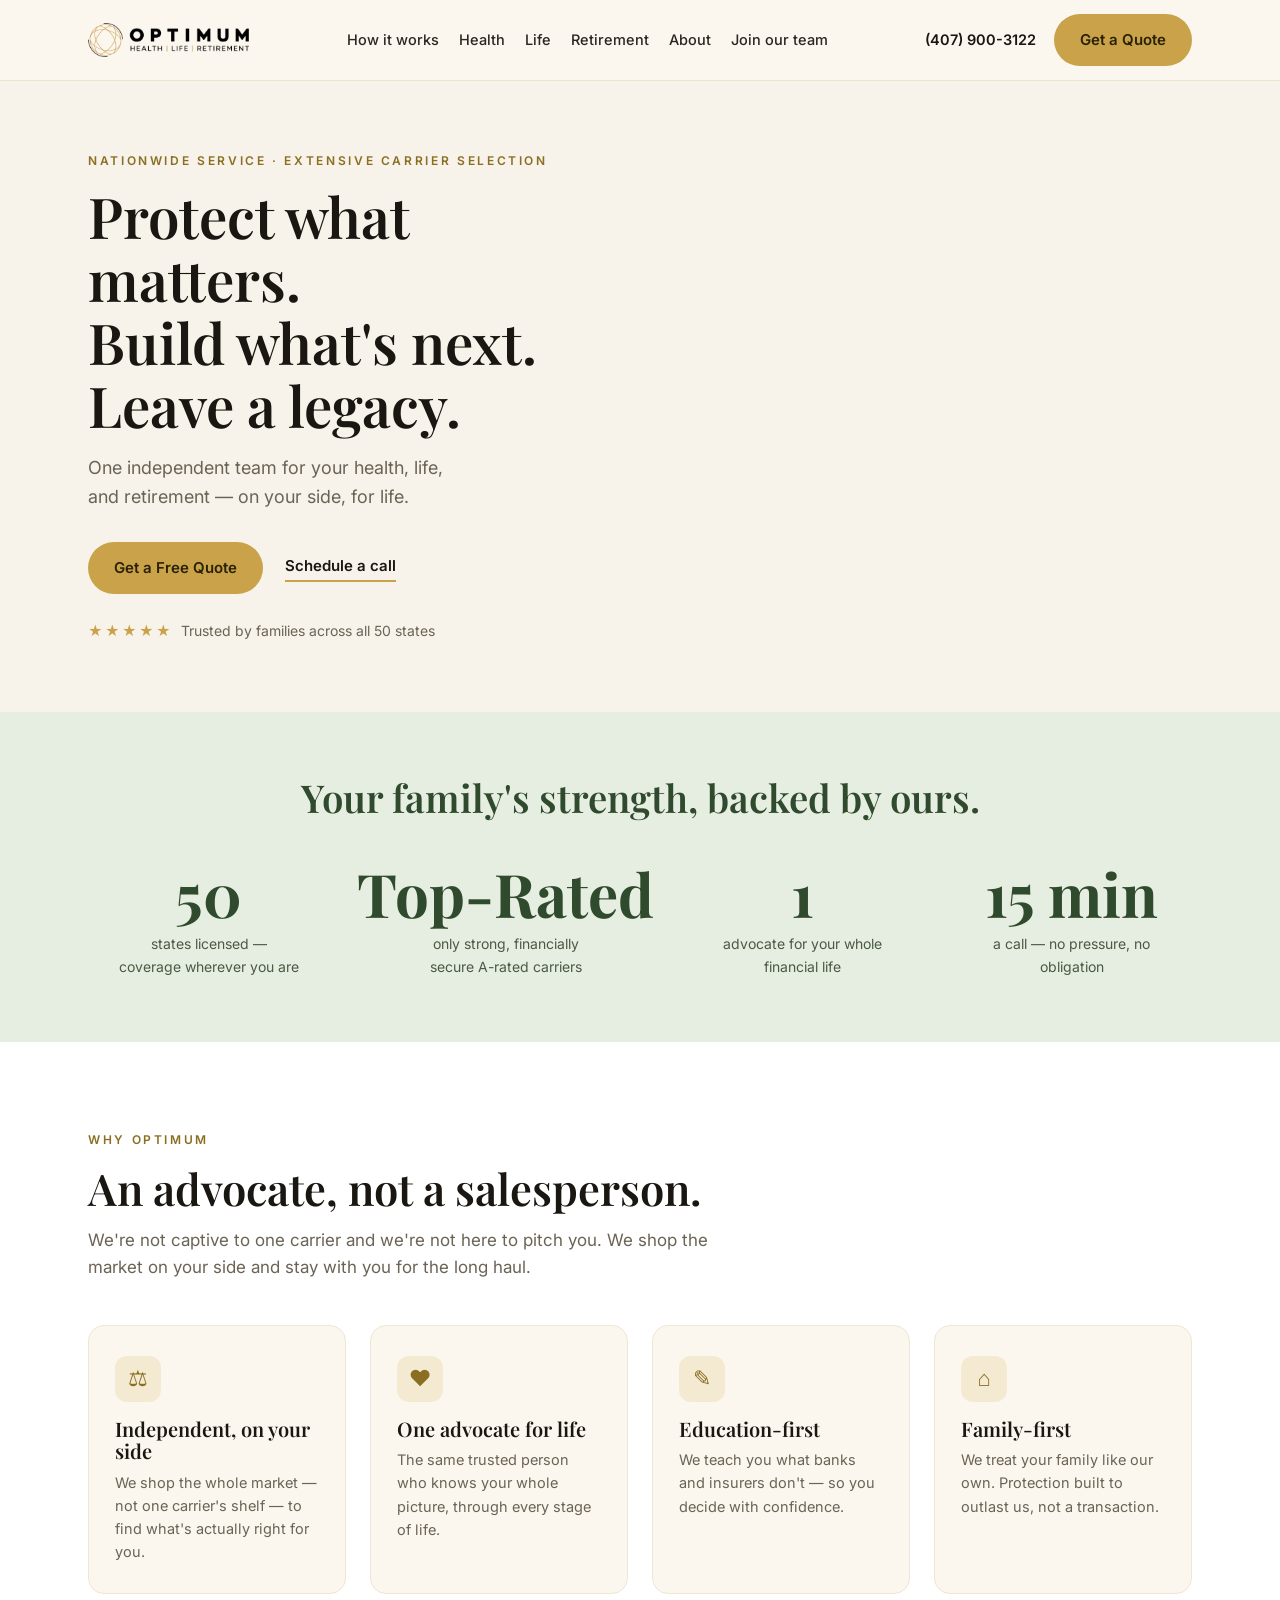
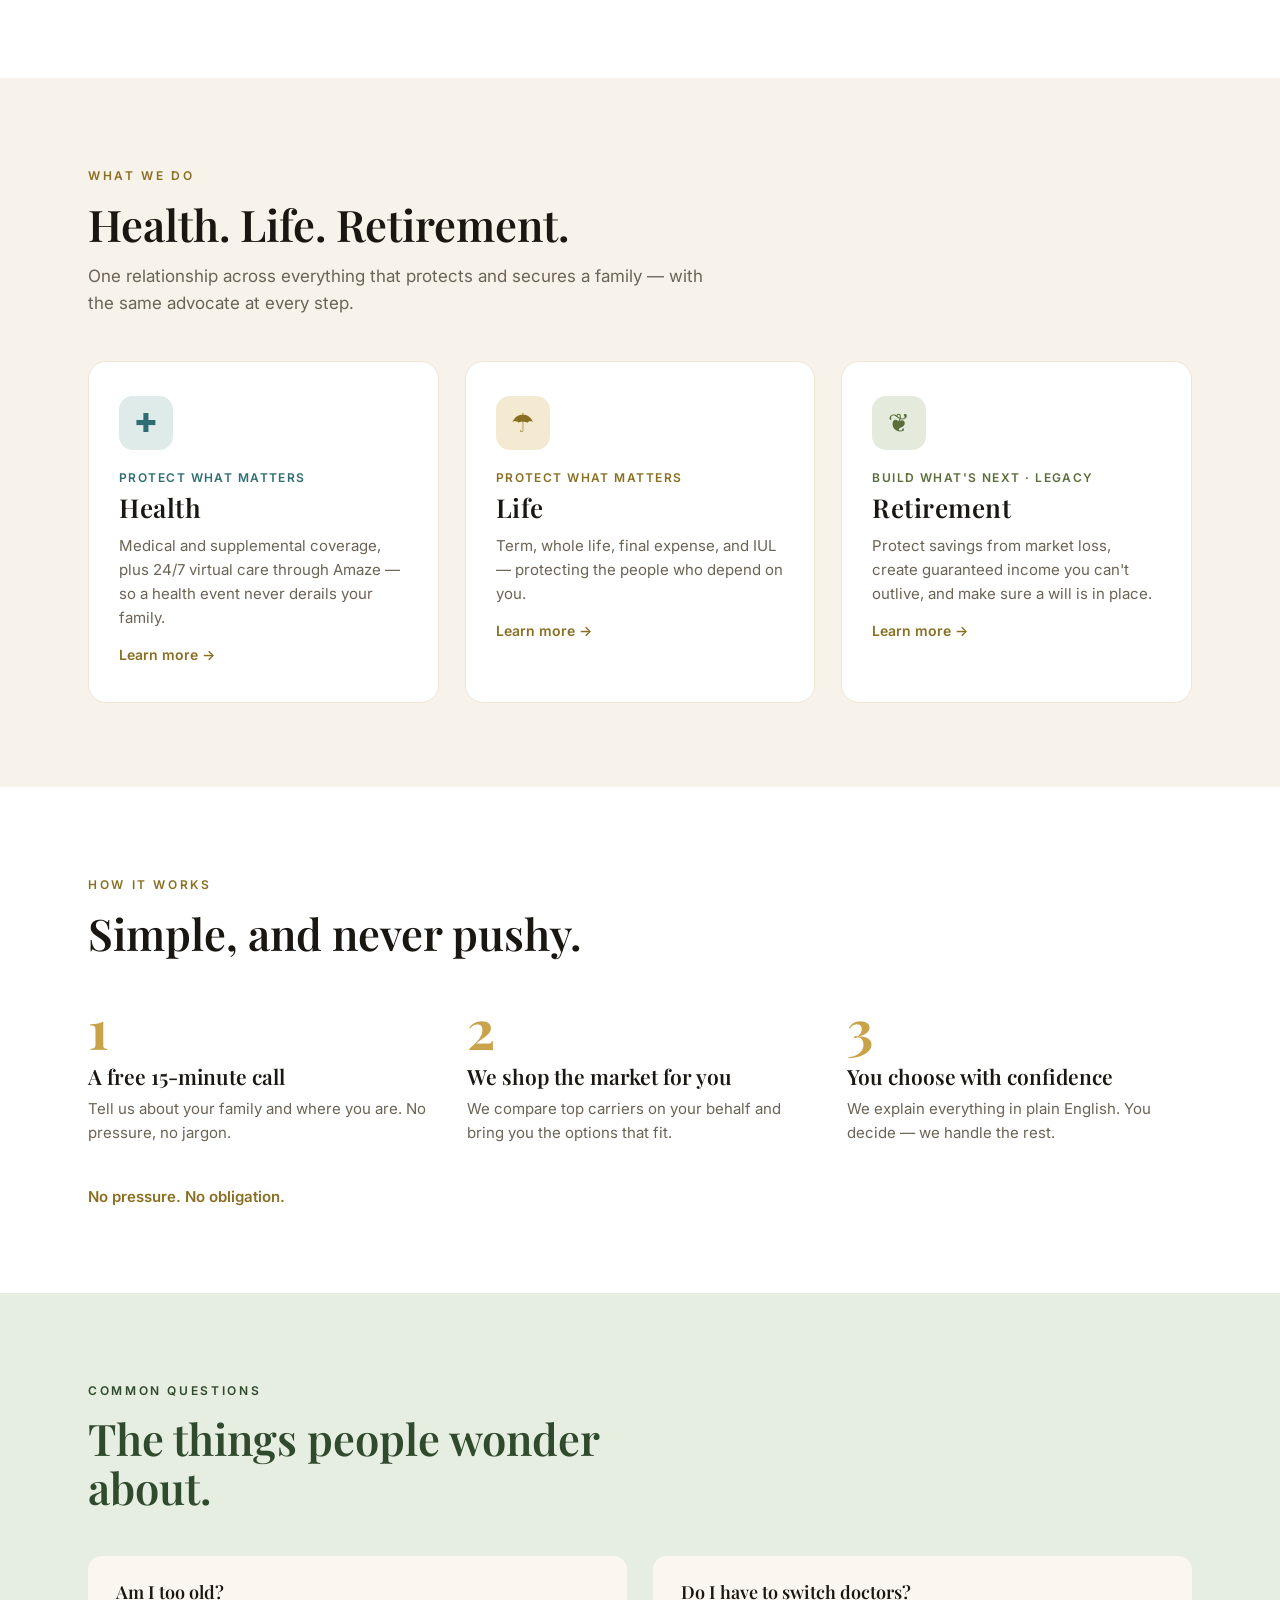
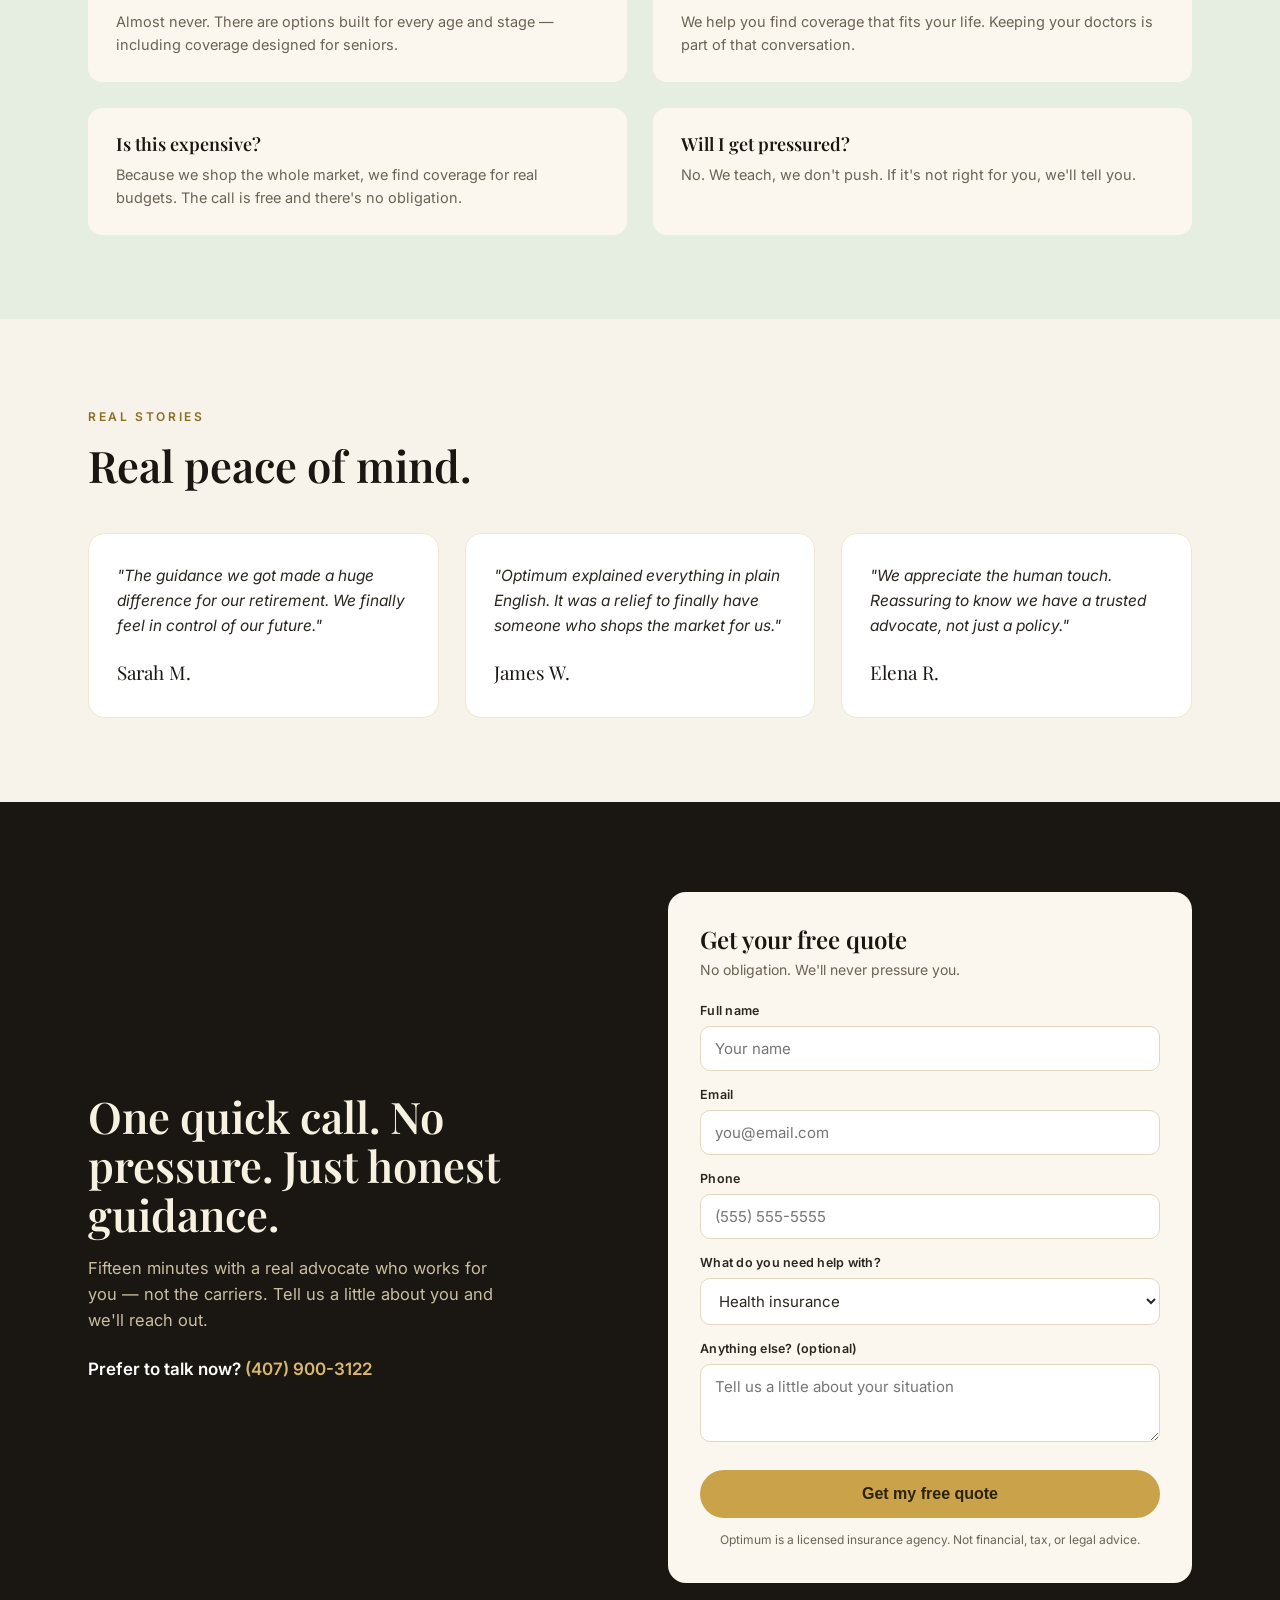
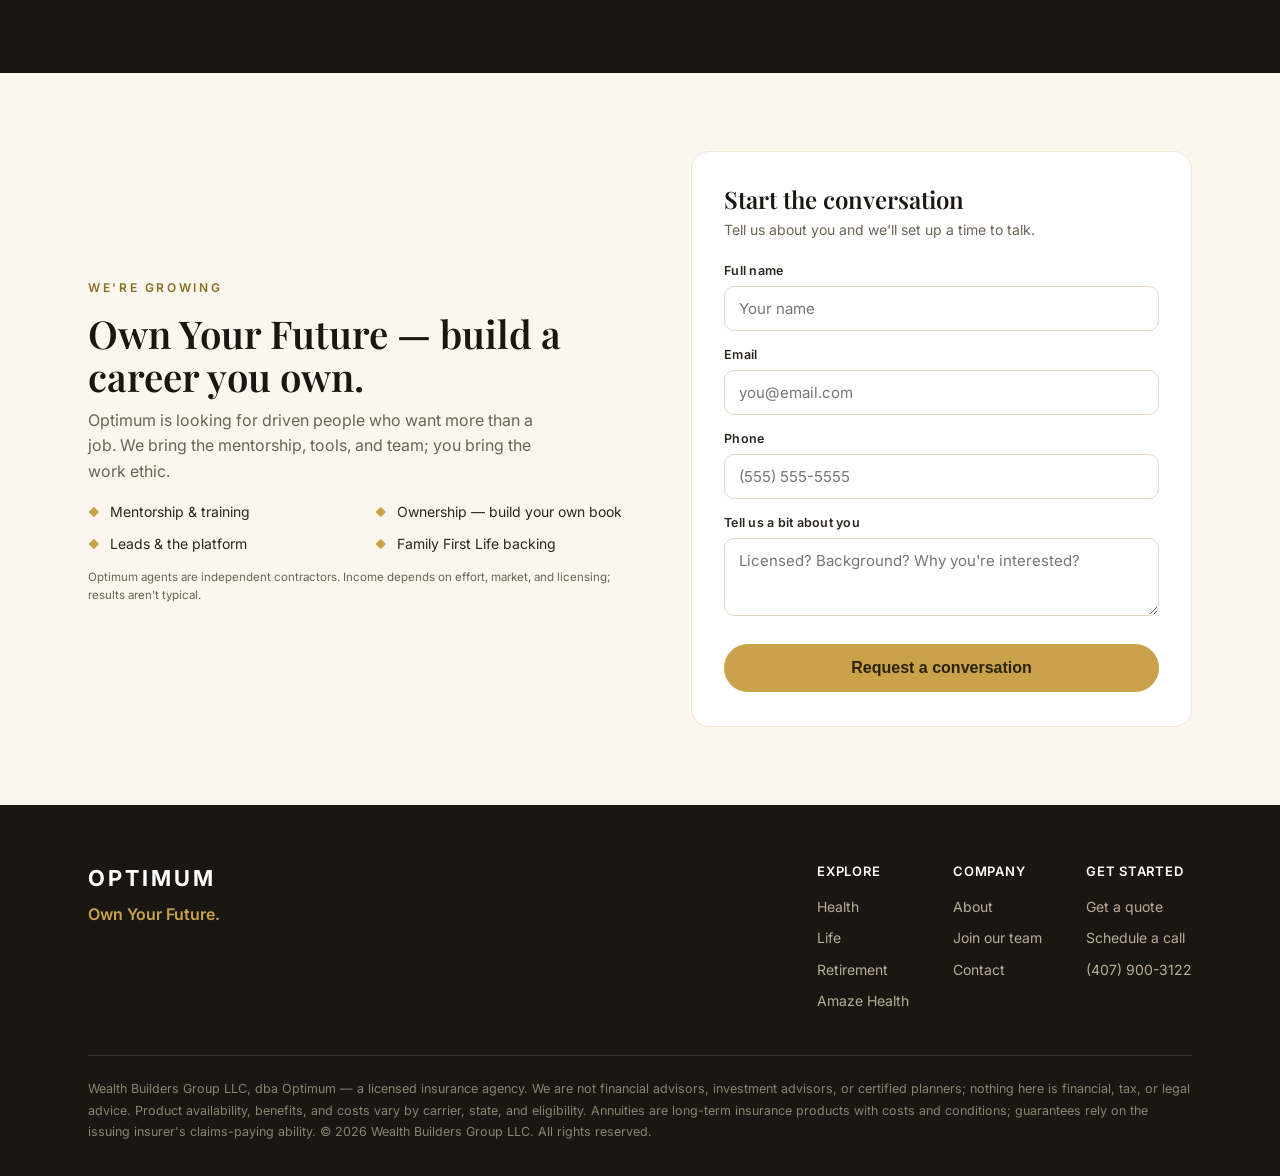
<file: index.html>
<!DOCTYPE html>
<html lang="en">
<head>
<meta charset="UTF-8">
<meta name="viewport" content="width=device-width, initial-scale=1.0">
<title>Optimum — Health. Life. Retirement.</title>
<meta name="description" content="Optimum is the independent advocate for your whole financial life — health, life, and retirement. Protect what matters, build what's next, leave a legacy. Nationwide service.">
<link rel="icon" href="/favicon.png" sizes="512x512">
<link rel="icon" href="/favicon-32.png" sizes="32x32">
<link rel="icon" href="/favicon-16.png" sizes="16x16">
<link rel="apple-touch-icon" href="/apple-touch-icon.png">
<meta property="og:type" content="website">
<meta property="og:site_name" content="Optimum">
<meta property="og:url" content="https://optimumprotects.com/">
<meta property="og:title" content="Optimum — Health. Life. Retirement.">
<meta property="og:description" content="One independent team for your health, life and retirement — on your side, for life.">
<meta property="og:image" content="https://optimumprotects.com/og-image.png">
<meta property="og:image:width" content="1200">
<meta property="og:image:height" content="630">
<meta property="og:image:alt" content="Optimum — Protect what matters. Build what's next.">
<meta name="twitter:card" content="summary_large_image">
<link rel="preconnect" href="https://fonts.googleapis.com">
<link rel="preconnect" href="https://fonts.gstatic.com" crossorigin>
<link href="https://fonts.googleapis.com/css2?family=Playfair+Display:wght@500;600;700&family=Inter:wght@400;500;600&display=swap" rel="stylesheet">
<link rel="stylesheet" href="styles.css">
</head>
<body>

<header>
  <div class="wrap nav">
    <a href="index.html" class="brand" aria-label="Optimum — Health, Life, Retirement">
      <img src="logo-horizontal.png" alt="Optimum — Health · Life · Retirement">
    </a>
    <nav class="menu">
      <a href="#how">How it works</a>
      <a href="health.html">Health</a>
      <a href="life.html">Life</a>
      <a href="retirement.html">Retirement</a>
      <a href="#stories">About</a>
      <a href="#join">Join our team</a>
    </nav>
    <div class="nav-right">
      <a href="tel:4079003122" class="phone">(407) 900-3122</a>
      <a href="#quote" class="pill">Get a Quote</a>
      <button class="hamb" aria-label="Menu" onclick="document.getElementById('mm').classList.toggle('open')">☰</button>
    </div>
  </div>
  <div class="wrap"><div class="mobile-menu" id="mm">
    <a href="#how">How it works</a><a href="health.html">Health</a><a href="life.html">Life</a><a href="retirement.html">Retirement</a>
    <a href="#stories">About</a><a href="#join">Join our team</a><a href="#quote">Get a Quote</a>
  </div></div>
</header>

<a id="top"></a>
<section class="hero" style="padding:0">
  <div class="hero-grid">
    <div class="wrap" style="max-width:none;padding-left:calc((100vw - var(--maxw))/2 + 28px);padding-right:0">
      <div class="hero-text reveal">
        <span class="kicker">Nationwide service · Extensive carrier selection</span>
        <h1>Protect what matters.<br>Build what's next.<br>Leave a legacy.</h1>
        <p class="sub">One independent team for your health, life, and retirement — on your side, for life.</p>
        <div class="hero-cta">
          <a href="#quote" class="pill">Get a Free Quote</a>
          <a href="#quote" class="pill-ghost">Schedule a call</a>
        </div>
        <div class="hero-stars"><span class="s">★★★★★</span> &nbsp;Trusted by families across all 50 states</div>
      </div>
    </div>
    <div class="hero-img img-reveal" style="background-image:url('https://images.unsplash.com/photo-1600880292203-757bb62b4baf?auto=format&fit=crop&w=1100&q=80')" role="img" aria-label="An Optimum advocate talking with a client"></div>
  </div>
</section>

<div class="stats">
  <div class="wrap">
    <h2 class="reveal">Your family's strength, backed by ours.</h2>
    <div class="stat-grid">
      <div class="stat reveal"><div class="n">50</div><div class="l">states licensed — coverage wherever you are</div></div>
      <div class="stat reveal"><div class="n">Top-Rated</div><div class="l">only strong, financially secure A-rated carriers</div></div>
      <div class="stat reveal"><div class="n">1</div><div class="l">advocate for your whole financial life</div></div>
      <div class="stat reveal"><div class="n">15 min</div><div class="l">a call — no pressure, no obligation</div></div>
    </div>
  </div>
</div>

<section class="why">
  <div class="wrap">
    <div class="sec-head reveal">
      <span class="kicker">Why Optimum</span>
      <h2>An advocate, not a salesperson.</h2>
      <p>We're not captive to one carrier and we're not here to pitch you. We shop the market on your side and stay with you for the long haul.</p>
    </div>
    <div class="cards4">
      <div class="card reveal"><div class="ic">⚖</div><h3>Independent, on your side</h3><p>We shop the whole market — not one carrier's shelf — to find what's actually right for you.</p></div>
      <div class="card reveal"><div class="ic">♥</div><h3>One advocate for life</h3><p>The same trusted person who knows your whole picture, through every stage of life.</p></div>
      <div class="card reveal"><div class="ic">✎</div><h3>Education-first</h3><p>We teach you what banks and insurers don't — so you decide with confidence.</p></div>
      <div class="card reveal"><div class="ic">⌂</div><h3>Family-first</h3><p>We treat your family like our own. Protection built to outlast us, not a transaction.</p></div>
    </div>
  </div>
</section>

<section class="services" id="services">
  <div class="wrap">
    <div class="sec-head reveal">
      <span class="kicker">What we do</span>
      <h2>Health. Life. Retirement.</h2>
      <p>One relationship across everything that protects and secures a family — with the same advocate at every step.</p>
    </div>
    <div class="cards3">
      <a href="health.html" class="svc health reveal"><div class="ic">✚</div><div class="tag">Protect what matters</div><h3>Health</h3><p>Medical and supplemental coverage, plus 24/7 virtual care through Amaze &mdash; so a health event never derails your family.</p><span class="more">Learn more →</span></a>
      <a href="life.html" class="svc life reveal"><div class="ic">☂</div><div class="tag">Protect what matters</div><h3>Life</h3><p>Term, whole life, final expense, and IUL — protecting the people who depend on you.</p><span class="more">Learn more →</span></a>
      <a href="retirement.html" class="svc ret reveal"><div class="ic">❦</div><div class="tag">Build what's next · legacy</div><h3>Retirement</h3><p>Protect savings from market loss, create guaranteed income you can't outlive, and make sure a will is in place.</p><span class="more">Learn more →</span></a>
    </div>
  </div>
</section>

<section class="how" id="how">
  <div class="wrap">
    <div class="sec-head reveal"><span class="kicker">How it works</span><h2>Simple, and never pushy.</h2></div>
    <div class="steps">
      <div class="step reveal"><div class="num">1</div><h3>A free 15-minute call</h3><p>Tell us about your family and where you are. No pressure, no jargon.</p></div>
      <div class="step reveal"><div class="num">2</div><h3>We shop the market for you</h3><p>We compare top carriers on your behalf and bring you the options that fit.</p></div>
      <div class="step reveal"><div class="num">3</div><h3>You choose with confidence</h3><p>We explain everything in plain English. You decide — we handle the rest.</p></div>
    </div>
    <p class="re reveal">No pressure. No obligation.</p>
  </div>
</section>

<section class="faq">
  <div class="wrap">
    <div class="sec-head reveal"><span class="kicker">Common questions</span><h2>The things people wonder about.</h2></div>
    <div class="qa-grid">
      <div class="qa reveal"><h3>Am I too old?</h3><p>Almost never. There are options built for every age and stage — including coverage designed for seniors.</p></div>
      <div class="qa reveal"><h3>Do I have to switch doctors?</h3><p>We help you find coverage that fits your life. Keeping your doctors is part of that conversation.</p></div>
      <div class="qa reveal"><h3>Is this expensive?</h3><p>Because we shop the whole market, we find coverage for real budgets. The call is free and there's no obligation.</p></div>
      <div class="qa reveal"><h3>Will I get pressured?</h3><p>No. We teach, we don't push. If it's not right for you, we'll tell you.</p></div>
    </div>
  </div>
</section>

<section class="stories" id="stories">
  <div class="wrap">
    <div class="sec-head reveal"><span class="kicker">Real stories</span><h2>Real peace of mind.</h2></div>
    <div class="quotes">
      <div class="quote reveal"><p>"The guidance we got made a huge difference for our retirement. We finally feel in control of our future."</p><div class="who">Sarah M.</div></div>
      <div class="quote reveal"><p>"Optimum explained everything in plain English. It was a relief to finally have someone who shops the market for us."</p><div class="who">James W.</div></div>
      <div class="quote reveal"><p>"We appreciate the human touch. Reassuring to know we have a trusted advocate, not just a policy."</p><div class="who">Elena R.</div></div>
    </div>
  </div>
</section>

<section class="quote-sec" id="quote">
  <div class="wrap">
    <div class="quote-grid">
      <div class="lead reveal">
        <h2>One quick call. No pressure. Just honest guidance.</h2>
        <p>Fifteen minutes with a real advocate who works for you — not the carriers. Tell us a little about you and we'll reach out.</p>
        <div class="callnow">Prefer to talk now? <a href="tel:4079003122">(407) 900-3122</a></div>
      </div>
      <form class="formcard reveal" action="https://formsubmit.co/wealthbuildersgroupllc@gmail.com" method="POST">
        <h3>Get your free quote</h3>
        <div class="fsub">No obligation. We'll never pressure you.</div>
        <input type="hidden" name="_subject" value="New QUOTE Lead — Optimum website">
        <input type="hidden" name="_template" value="table">
        <input type="hidden" name="_captcha" value="false">
        <input type="text" name="_honey" style="display:none">
        <div class="field"><label>Full name</label><input type="text" name="Name" required placeholder="Your name"></div>
        <div class="field"><label>Email</label><input type="email" name="Email" required placeholder="you@email.com"></div>
        <div class="field"><label>Phone</label><input type="tel" name="Phone" required placeholder="(555) 555-5555"></div>
        <div class="field"><label>What do you need help with?</label>
          <select name="Interested in">
            <option>Health insurance</option><option>Life insurance</option>
            <option>Retirement</option><option>Not sure yet — help me</option>
          </select>
        </div>
        <div class="field"><label>Anything else? (optional)</label><textarea name="Message" placeholder="Tell us a little about your situation"></textarea></div>
        <button type="submit" class="pill">Get my free quote</button>
        <div class="formnote">Optimum is a licensed insurance agency. Not financial, tax, or legal advice.</div>
      </form>
    </div>
  </div>
</section>

<div class="join" id="join">
  <div class="wrap">
    <div class="join-grid">
      <div class="reveal">
        <span class="kicker">We're growing</span>
        <h2>Own Your Future — build a career you own.</h2>
        <p>Optimum is looking for driven people who want more than a job. We bring the mentorship, tools, and team; you bring the work ethic.</p>
        <ul class="reasons">
          <li>Mentorship &amp; training</li><li>Ownership — build your own book</li>
          <li>Leads &amp; the platform</li><li>Family First Life backing</li>
        </ul>
        <div class="disc">Optimum agents are independent contractors. Income depends on effort, market, and licensing; results aren't typical.</div>
      </div>
      <form class="formcard reveal" action="https://formsubmit.co/wealthbuildersgroupllc@gmail.com" method="POST">
        <h3>Start the conversation</h3>
        <div class="fsub">Tell us about you and we'll set up a time to talk.</div>
        <input type="hidden" name="_subject" value="INTERVIEW Request — Optimum careers">
        <input type="hidden" name="_template" value="table">
        <input type="hidden" name="_captcha" value="false">
        <input type="text" name="_honey" style="display:none">
        <div class="field"><label>Full name</label><input type="text" name="Name" required placeholder="Your name"></div>
        <div class="field"><label>Email</label><input type="email" name="Email" required placeholder="you@email.com"></div>
        <div class="field"><label>Phone</label><input type="tel" name="Phone" required placeholder="(555) 555-5555"></div>
        <div class="field"><label>Tell us a bit about you</label><textarea name="About you" placeholder="Licensed? Background? Why you're interested?"></textarea></div>
        <button type="submit" class="pill">Request a conversation</button>
      </form>
    </div>
  </div>
</div>

<footer>
  <div class="wrap">
    <div class="foot-top">
      <div class="foot">
        <div class="word">OPTIMUM</div>
        <div class="tag">Own Your Future.</div>
      </div>
      <div class="foot-links">
        <div class="foot-col"><div class="h">Explore</div><a href="health.html">Health</a><a href="life.html">Life</a><a href="retirement.html">Retirement</a><a href="amaze.html">Amaze Health</a></div>
        <div class="foot-col"><div class="h">Company</div><a href="#stories">About</a><a href="#join">Join our team</a><a href="#quote">Contact</a></div>
        <div class="foot-col"><div class="h">Get started</div><a href="#quote">Get a quote</a><a href="#quote">Schedule a call</a><a href="tel:4079003122">(407) 900-3122</a></div>
      </div>
    </div>
    <div class="legal">
      Wealth Builders Group LLC, dba Optimum — a licensed insurance agency. We are not financial advisors, investment advisors, or certified planners; nothing here is financial, tax, or legal advice. Product availability, benefits, and costs vary by carrier, state, and eligibility. Annuities are long-term insurance products with costs and conditions; guarantees rely on the issuing insurer's claims-paying ability. © 2026 Wealth Builders Group LLC. All rights reserved.
    </div>
  </div>
</footer>

<script>
(function(){
  var io=new IntersectionObserver(function(es){
    es.forEach(function(e){ if(e.isIntersecting){ e.target.classList.add('in'); io.unobserve(e.target);} });
  },{threshold:.12});
  document.querySelectorAll('.reveal,.img-reveal').forEach(function(el){io.observe(el);});
})();
</script>
</body>
</html>
</file>
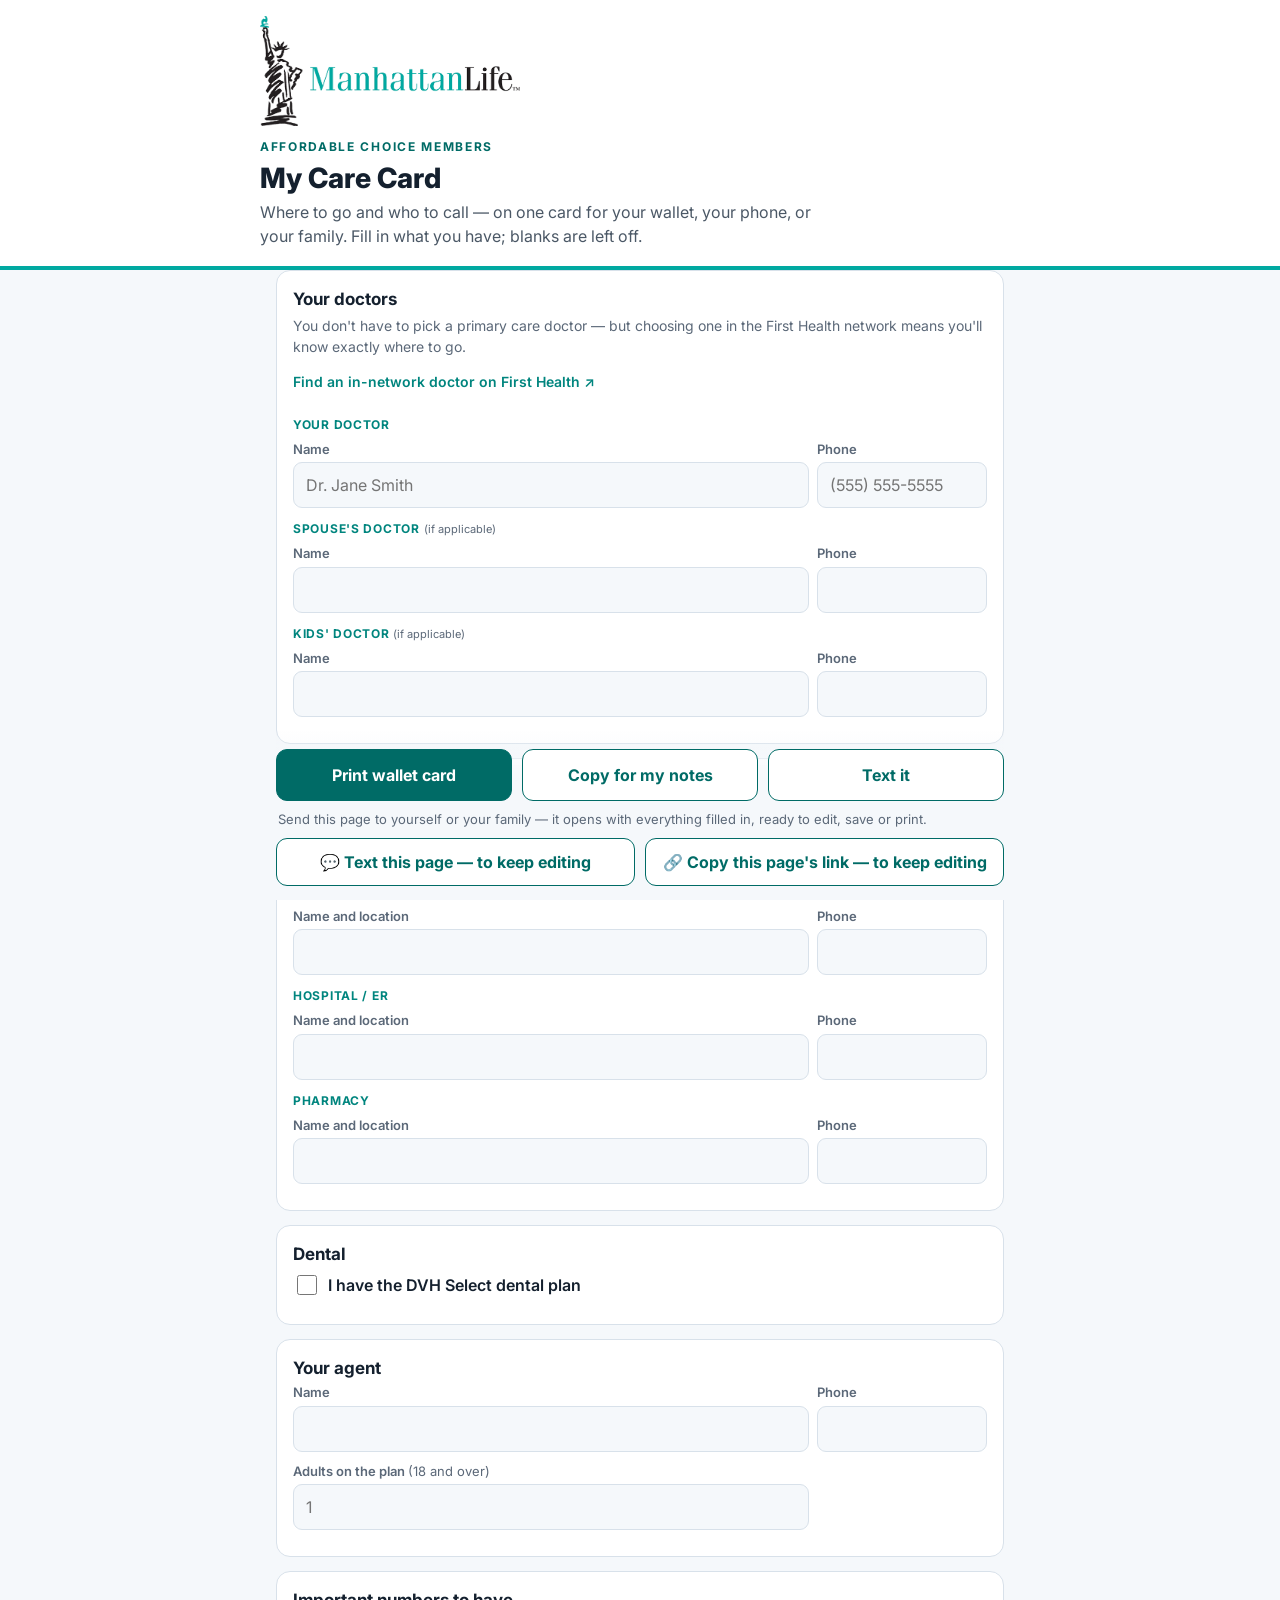
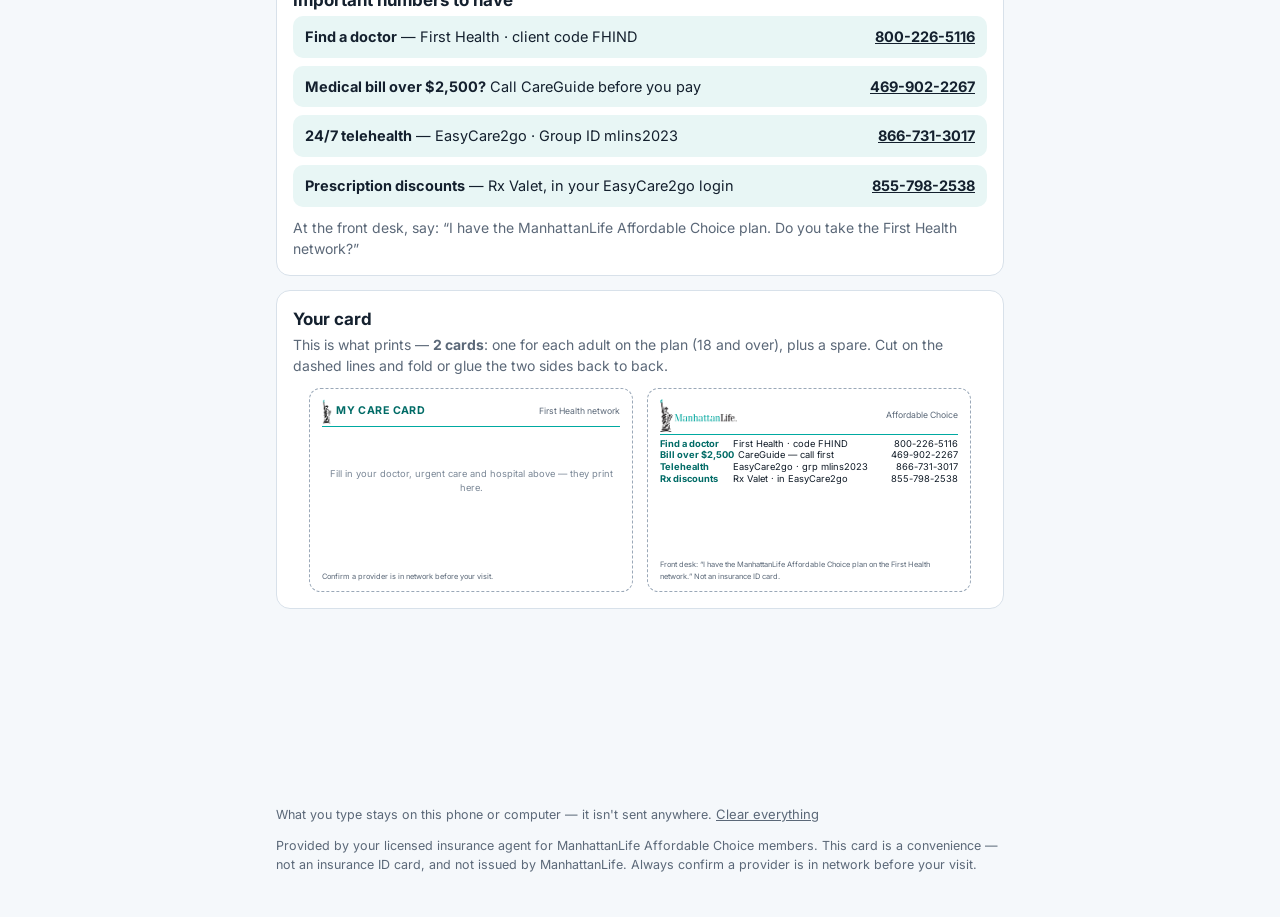
<file: card/index.html>
<!DOCTYPE html>
<html lang="en">
<head>
<meta charset="utf-8">
<meta name="viewport" content="width=device-width, initial-scale=1">
<title>My Care Card — ManhattanLife Affordable Choice</title>
<meta name="description" content="Write down your in-network doctor, urgent care, hospital and pharmacy, then print a wallet card, copy it to your notes, or text it to your family.">
<meta property="og:type" content="website">
<meta property="og:title" content="My Care Card — where to go, who to call">
<meta property="og:description" content="Your in-network doctor, urgent care, hospital and the numbers you need, on one wallet card.">
<meta name="theme-color" content="#ffffff">
<link rel="icon" type="image/png" href="favicon.png">
<link rel="apple-touch-icon" href="favicon.png">
<link rel="preconnect" href="https://fonts.googleapis.com">
<link href="https://fonts.googleapis.com/css2?family=Inter:wght@400;500;600;700;800&display=swap" rel="stylesheet">
<!--
  Care card (Jesse, 18 Oct 2026). Deliberately NOT Optimum-branded: any agent can send clients here.
  Carrier facts are copied from manhattanlife/index.html (which cites ManhattanLife/vendor material) - never memory.
  Everything typed stays on the client's own device (localStorage); nothing is sent anywhere.
  Optional link prefill for agents: ?agent=Name&phone=5551234567
-->
<style>
  :root{ --navy:#006B66; --navy-2:#00857E; --teal:#00A9A1; --sky:#E8F6F5; --ink:#14202E; --muted:#5B6878; --line:#D8E1EA; --bg:#F5F8FB; --card:#fff; --green:#1F7A4D; --amber:#8A5A00; }
  @media (prefers-color-scheme: dark){ :root:not([data-theme="light"]){ --ink:#E8EEF5; --muted:#A3B1C2; --line:#2B3A4C; --bg:#0D1622; --card:#142132; --sky:#14302E; } }
  :root[data-theme="dark"]{ --ink:#E8EEF5; --muted:#A3B1C2; --line:#2B3A4C; --bg:#0D1622; --card:#142132; --sky:#14302E; }
  *{box-sizing:border-box}
  [hidden]{display:none!important}   /* .num is display:flex, which would otherwise show a hidden row (the dental number) */
  body{margin:0;background:var(--bg);color:var(--ink);font:16px/1.5 Inter,system-ui,-apple-system,Segoe UI,Roboto,sans-serif;-webkit-text-size-adjust:100%}
  header{background:#fff;color:#14202E;padding:16px 16px 18px;border-bottom:4px solid var(--teal)}
  header .logo{display:block;width:260px;max-width:70%;height:auto;margin:0 0 12px}
  .wrap{max-width:760px;margin:0 auto;padding:0 16px}
  header .wrap{padding:0}
  .carrier{font-size:12px;font-weight:700;letter-spacing:.14em;text-transform:uppercase;color:#006B66}
  h1{font-size:28px;line-height:1.15;margin:6px 0 6px;font-weight:800}
  header p{margin:0;color:#4B5866;max-width:560px}
  main{padding:18px 0 40px}
  .panel{background:var(--card);border:1px solid var(--line);border-radius:14px;padding:16px;margin:0 0 14px}
  .panel h2{font-size:17px;margin:0 0 2px}
  .panel .sub{color:var(--muted);font-size:14px;margin:0 0 12px}
  .row{display:grid;grid-template-columns:1fr 170px;gap:8px;margin:0 0 10px}
  @media (max-width:560px){ .row{grid-template-columns:1fr} }
  label.f{display:block;font-size:13px;font-weight:600;color:var(--muted);margin:0 0 3px}
  input[type=text],input[type=tel]{width:100%;font:inherit;font-size:16px;padding:10px 12px;border:1px solid var(--line);border-radius:9px;background:var(--bg);color:var(--ink)}
  input:focus{outline:2px solid var(--navy-2);outline-offset:1px}
  .find{display:inline-flex;align-items:center;gap:6px;font-size:14px;font-weight:600;color:var(--navy-2);text-decoration:none;margin:0 0 12px}
  @media (prefers-color-scheme: dark){ :root:not([data-theme="light"]) .find{color:#5FD3CC} }
  .who{font-size:12px;font-weight:700;letter-spacing:.06em;text-transform:uppercase;color:var(--navy-2);margin:12px 0 6px}
  .chk{display:flex;gap:8px;align-items:center;font-weight:600;margin:4px 0 10px}
  .chk input{width:20px;height:20px}
  .nums{display:grid;gap:8px}
  .num{display:flex;justify-content:space-between;gap:10px;flex-wrap:wrap;padding:10px 12px;background:var(--sky);border-radius:10px;font-size:14.5px}
  .num b{font-weight:700}
  .num a{color:inherit;font-weight:700;white-space:nowrap}
  .say{font-size:14px;color:var(--muted);margin:10px 0 0}
  .who .opt{font-weight:400;text-transform:none;letter-spacing:0;color:var(--muted);font-size:.92em}
  .actions{position:sticky;bottom:0;background:linear-gradient(transparent,var(--bg) 30%);padding:18px 0 14px;display:flex;flex-direction:column;gap:9px}
  .arow{display:flex;gap:10px;flex-wrap:wrap}
  .arow.two .btn{flex:1 1 calc(50% - 5px);white-space:normal;line-height:1.3}
  .sharenote{font-size:13px;color:var(--muted);margin:0 2px;line-height:1.4}
  .btn{flex:1 1 150px;font:inherit;font-weight:700;font-size:16px;border-radius:11px;padding:13px 16px;cursor:pointer;border:1px solid var(--navy);background:var(--card);color:var(--navy);text-align:center;text-decoration:none}
  @media (prefers-color-scheme: dark){ :root:not([data-theme="light"]) .btn{color:#E8EEF5;border-color:#5FD3CC} :root:not([data-theme="light"]) .btn.primary{color:#fff} }
  .btn.primary{background:var(--navy);color:#fff}
  @media (max-width:560px){ .actions{gap:7px;padding:12px 0 10px} .arow{flex-wrap:nowrap;gap:6px} .btn{flex:1 1 0;font-size:14px;padding:11px 6px} .arow.two .btn{flex:1 1 0;font-size:13px;padding:10px 8px} .sharenote{font-size:12px} }
  @media (max-width:420px){ #preview .wc{zoom:.88} }
  .note{font-size:13px;color:var(--muted)}
  .toast{position:fixed;left:50%;bottom:90px;transform:translateX(-50%);background:var(--green);color:#fff;font-weight:700;padding:10px 16px;border-radius:999px;opacity:0;transition:opacity .2s;pointer-events:none}
  .toast.on{opacity:1}
  .preview{display:flex;gap:14px;flex-wrap:wrap;justify-content:center;margin:6px 0 0}
  footer{font-size:12.5px;color:var(--muted);padding:0 0 30px}
  .clear{background:none;border:0;color:var(--muted);text-decoration:underline;font:inherit;font-size:13px;cursor:pointer;padding:0}

  /* the wallet card itself: standard card size, front + back */
  .wc{width:3.375in;height:2.125in;border:1px dashed #9AA8B8;border-radius:.12in;padding:.1in .12in;background:#fff;color:#0F1A26;overflow:hidden;font-family:Inter,Arial,sans-serif;display:flex;flex-direction:column}
  .wc .hd{display:flex;justify-content:space-between;align-items:center;border-bottom:1.5px solid #00A9A1;padding-bottom:2px;margin-bottom:3px;gap:4px}
  .wc .hd img.st{height:.26in;width:auto}
  .wc .hd img.lg{height:.34in;width:auto}
  .wc .hd .grow{flex:1}
  .wc .hd b{font-size:8pt;color:#006B66;letter-spacing:.04em;text-transform:uppercase}
  .wc .hd span{font-size:6.5pt;color:#5B6878}
  .wc .ln{font-size:7pt;line-height:1.28;display:flex;gap:4px}
  .wc .ln i{font-style:normal;font-weight:700;color:#006B66;min-width:.72in;flex:none}
  .wc .ln em{font-style:normal;white-space:nowrap;margin-left:auto;padding-left:4px}
  .wc.dense .ln{font-size:6.2pt;line-height:1.2}
  .wc .nudge{margin-top:auto;font-size:6.4pt;line-height:1.3;color:#006B66;font-weight:700;border-top:1px dotted #9FD9D5;padding-top:2px}
  .wc .nudge+.ft{margin-top:2px}
  .wc .ft{margin-top:auto;font-size:5.6pt;color:#5B6878}
  .wc .empty{font-size:7pt;color:#7A8796;margin:auto 0;text-align:center}
  @media print{
    @page{margin:.5in}
    body{background:#fff}
    header,main>.panel,.actions,footer,.toast,.no-print{display:none!important}
    main{padding:0}
    #printArea{display:block!important}
    .preview{justify-content:flex-start}
    .wc{border-color:#000}
  }
  #printArea{display:none}
  #printCards .pair{display:flex;gap:.2in;margin:0 0 .18in;break-inside:avoid;page-break-inside:avoid}
  #printArea .how{font:11pt Inter,Arial,sans-serif;margin:0 0 .15in;color:#000}
</style>
</head>
<body>
<header>
  <div class="wrap">
    <img class="logo" src="ml-logo.png" alt="ManhattanLife" width="687" height="291">
    <div class="carrier">Affordable Choice members</div>
    <h1>My Care Card</h1>
    <p>Where to go and who to call — on one card for your wallet, your phone, or your family. Fill in what you have; blanks are left off.</p>
  </div>
</header>

<main class="wrap">
  <section class="panel">
    <h2>Your doctors</h2>
    <p class="sub">You don't have to pick a primary care doctor — but choosing one in the First Health network means you'll know exactly where to go.</p>
    <a class="find" href="https://providerlocator.firsthealth.com/home/index" target="_blank" rel="noopener">Find an in-network doctor on First Health ↗</a>
    <div class="who">Your doctor</div>
    <div class="row"><div><label class="f" for="me_doc">Name</label><input type="text" id="me_doc" autocomplete="off" placeholder="Dr. Jane Smith"></div><div><label class="f" for="me_doc_ph">Phone</label><input type="tel" id="me_doc_ph" placeholder="(555) 555-5555"></div></div>
    <div class="who">Spouse's doctor <span class="opt">(if applicable)</span></div>
    <div class="row"><div><label class="f" for="sp_doc">Name</label><input type="text" id="sp_doc" autocomplete="off"></div><div><label class="f" for="sp_doc_ph">Phone</label><input type="tel" id="sp_doc_ph"></div></div>
    <div class="who">Kids' doctor <span class="opt">(if applicable)</span></div>
    <div class="row"><div><label class="f" for="kid_doc">Name</label><input type="text" id="kid_doc" autocomplete="off"></div><div><label class="f" for="kid_doc_ph">Phone</label><input type="tel" id="kid_doc_ph"></div></div>
  </section>

  <section class="panel">
    <h2>Urgent care, hospital and pharmacy</h2>
    <p class="sub">Confirm each one is in the First Health network before you need it.</p>
    <a class="find" href="https://providerlocator.firsthealth.com/home/index" target="_blank" rel="noopener">Look them up on First Health ↗</a>
    <div class="who">Urgent care</div>
    <div class="row"><div><label class="f" for="urgent">Name and location</label><input type="text" id="urgent" autocomplete="off"></div><div><label class="f" for="urgent_ph">Phone</label><input type="tel" id="urgent_ph"></div></div>
    <div class="who">Hospital / ER</div>
    <div class="row"><div><label class="f" for="hosp">Name and location</label><input type="text" id="hosp" autocomplete="off"></div><div><label class="f" for="hosp_ph">Phone</label><input type="tel" id="hosp_ph"></div></div>
    <div class="who">Pharmacy</div>
    <div class="row"><div><label class="f" for="pharm">Name and location</label><input type="text" id="pharm" autocomplete="off"></div><div><label class="f" for="pharm_ph">Phone</label><input type="tel" id="pharm_ph"></div></div>
  </section>

  <section class="panel">
    <h2>Dental</h2>
    <label class="chk"><input type="checkbox" id="has_dental"> I have the DVH Select dental plan</label>
    <div id="dentalBox" hidden>
      <a class="find" href="https://manhattanlife.solutionssimplified.com/" target="_blank" rel="noopener">Find a dentist on the Careington network ↗</a>
      <div class="row"><div><label class="f" for="dent">Dentist</label><input type="text" id="dent" autocomplete="off"></div><div><label class="f" for="dent_ph">Phone</label><input type="tel" id="dent_ph"></div></div>
    </div>
  </section>

  <section class="panel">
    <h2>Your agent</h2>
    <div class="row"><div><label class="f" for="agent">Name</label><input type="text" id="agent" autocomplete="off"></div><div><label class="f" for="agent_ph">Phone</label><input type="tel" id="agent_ph"></div></div>
    <div class="row"><div><label class="f" for="people">Adults on the plan <span style="font-weight:400">(18 and over)</span></label><input type="tel" inputmode="numeric" id="people" placeholder="1"></div><div></div></div>
  </section>

  <section class="panel">
    <h2>Important numbers to have</h2>
    <div class="nums">
      <div class="num"><span><b>Find a doctor</b> — First Health · client code FHIND</span><a href="tel:+18002265116">800-226-5116</a></div>
      <div class="num"><span><b>Medical bill over $2,500?</b> Call CareGuide before you pay</span><a href="tel:+14699022267">469-902-2267</a></div>
      <div class="num"><span><b>24/7 telehealth</b> — EasyCare2go · Group ID mlins2023</span><a href="tel:+18667313017">866-731-3017</a></div>
      <div class="num"><span><b>Prescription discounts</b> — Rx Valet, in your EasyCare2go login</span><a href="tel:+18557982538">855-798-2538</a></div>
      <div class="num" id="dentNum" hidden><span><b>Dental network</b> — Careington</span><a href="tel:+18002900424">800-290-0424</a></div>
    </div>
    <p class="say">At the front desk, say: “I have the ManhattanLife Affordable Choice plan. Do you take the First Health network?”</p>
  </section>

  <section class="panel no-print">
    <h2>Your card</h2>
    <p class="sub">This is what prints — <b id="printCount">2 cards</b>: one for each adult on the plan (18 and over), plus a spare. Cut on the dashed lines and fold or glue the two sides back to back.</p>
    <div class="preview" id="preview"></div>
  </section>

  <div class="actions">
    <div class="arow">
      <button class="btn primary" type="button" id="printBtn">Print wallet card</button>
      <button class="btn" type="button" id="copyBtn">Copy for my notes</button>
      <a class="btn" id="textBtn" href="#">Text it</a>
    </div>
    <p class="sharenote">Send this page to yourself or your family — it opens with everything filled in, ready to edit, save or print.</p>
    <div class="arow two">
      <a class="btn" id="shareTextBtn" href="#">💬 Text this page — to keep editing</a>
      <button class="btn" type="button" id="shareCopyBtn">🔗 Copy this page's link — to keep editing</button>
    </div>
  </div>

  <footer>
    <p>What you type stays on this phone or computer — it isn't sent anywhere. <button class="clear" type="button" id="clearBtn">Clear everything</button></p>
    <p>Provided by your licensed insurance agent for ManhattanLife Affordable Choice members. This card is a convenience — not an insurance ID card, and not issued by ManhattanLife. Always confirm a provider is in network before your visit.</p>
  </footer>
</main>

<div id="printArea"><p class="how">Cut on the dashed lines. Fold or glue the two sides back to back — one card for each adult on the plan, plus a spare.</p><div id="printCards"></div></div>
<div class="toast" id="toast" role="status" aria-live="polite"></div>

<script>
(function(){
  var BASE='ml-care-card-v1', $=function(id){ return document.getElementById(id); };
  /* The link (#c=<base64url JSON>) says WHICH card this is (i) and what to start it with: from MyPopPro {a,p,n,d,md,sd,kd},
     or a whole filled-in card shared back {f:{field:value}, d}. Each card id is saved separately on this device, so an
     agent filling cards for several clients never mixes them up. After the # = never sent to the server. */
  function b64d(b){ b=b.replace(/-/g,'+').replace(/_/g,'/'); while(b.length%4) b+='='; return JSON.parse(decodeURIComponent(escape(atob(b)))); }
  function b64e(o){ return btoa(unescape(encodeURIComponent(JSON.stringify(o)))).replace(/\+/g,'-').replace(/\//g,'_').replace(/=+$/,''); }
  var J=null; try{ var m=/[#&]c=([A-Za-z0-9_-]+)/.exec(location.hash||''); if(m) J=b64d(m[1]); }catch(e){ J=null; }
  function newId(){ return Math.random().toString(36).slice(2,10); }
  var CID=(J&&J.i)?String(J.i).replace(/[^A-Za-z0-9]/g,'').slice(0,24):'';
  if(!CID){ try{ CID=localStorage.getItem(BASE+':default')||''; if(!CID){ CID=newId(); localStorage.setItem(BASE+':default',CID); } }catch(e){ CID=newId(); } }
  var KEY=BASE+':'+CID, LINK_T=0, X={};   /* X: the pocket reminder from MyPopPro - g (not on the plan yet), lw (levels lowered), rm (review month) */   /* when the last shared card was applied: a NEWER shared card replaces this one */
  var F=['people','me_doc','me_doc_ph','sp_doc','sp_doc_ph','kid_doc','kid_doc_ph','urgent','urgent_ph','hosp','hosp_ph','pharm','pharm_ph','dent','dent_ph','agent','agent_ph'];
  var esc=function(s){ return String(s==null?'':s).replace(/&/g,'&amp;').replace(/</g,'&lt;').replace(/>/g,'&gt;'); };
  var val=function(id){ return String(($(id)||{}).value||'').trim(); };
  function phone(v){ var d=String(v||'').replace(/\D/g,''); if(d.length===11&&d[0]==='1') d=d.slice(1); return d.length===10?d.slice(0,3)+'-'+d.slice(3,6)+'-'+d.slice(6):String(v||'').trim(); }

  /* the fixed numbers, from the ManhattanLife resource page */
  var FIXED=[['Find a doctor','First Health · code FHIND','800-226-5116'],['Bill over $2,500','CareGuide — call first','469-902-2267'],['Telehealth','EasyCare2go · grp mlins2023','866-731-3017'],['Rx discounts','Rx Valet · in EasyCare2go','855-798-2538']];

  /* only what's filled in: [label, name, phone] */
  function entries(){ var out=[], add=function(lab,n,p,key){ n=val(n); p=phone(val(p)); if(n||p) out.push([lab,n,p,key]); };
    add('My doctor','me_doc','me_doc_ph','me'); add('Spouse’s doctor','sp_doc','sp_doc_ph','sp'); add('Kids’ doctor','kid_doc','kid_doc_ph','kid');
    add('Urgent care','urgent','urgent_ph','urgent'); add('Hospital / ER','hosp','hosp_ph','hosp'); add('Pharmacy','pharm','pharm_ph','pharm');
    if($('has_dental').checked) add('Dentist','dent','dent_ph','dent');
    add('My agent','agent','agent_ph','agent'); return out; }
  function fixed(){ var f=FIXED.slice(); if($('has_dental').checked) f.push(['Dental network','Careington','800-290-0424']); return f; }

  /* one short line: what isn't on the plan yet (or that levels can go up), who to ask, and the review month */
  var GAPNAME={dvh:'dental',lb:'life insurance',chas:'cancer & heart coverage'};
  function nudges(){ var g=(X.g||[]).filter(function(k){ return !(k==='dvh'&&$('has_dental').checked); }).map(function(k){ return GAPNAME[k]; }).filter(Boolean);
    var who=(val('agent').split(/\s+/)[0]||'your agent')+(val('agent_ph')?' '+phone(val('agent_ph')):''), L=[];
    if(g.length) L.push('Not on your plan yet: '+g.join(' · ')+' — ask '+who);
    else if(X.lw) L.push('Want more coverage? Your levels can be raised — ask '+who);
    if(X.rm) L.push('Your plan review: '+X.rm);
    return L; }
  function cardsHTML(){ var E=entries(), dense=E.length>7?' dense':'';
    var front='<div class="wc'+dense+'"><div class="hd"><img class="st" src="ml-statue.png" alt=""><b class="grow">My care card</b><span>First Health network</span></div>'
      +(E.length?E.map(function(e){ return '<div class="ln"><i>'+esc(e[0])+'</i><span>'+esc(e[1])+'</span><em>'+esc(e[2])+'</em></div>'; }).join('')
        :'<div class="empty">Fill in your doctor, urgent care and hospital above — they print here.</div>')
      +'<div class="ft">Confirm a provider is in network before your visit.</div></div>';
    var X=fixed(), back='<div class="wc'+(X.length>4?' dense':'')+'"><div class="hd"><img class="lg" src="ml-logo.png" alt="ManhattanLife"><span>Affordable Choice</span></div>'
      +X.map(function(x){ return '<div class="ln"><i>'+esc(x[0])+'</i><span>'+esc(x[1])+'</span><em>'+esc(x[2])+'</em></div>'; }).join('')
      +(nudges().length?'<div class="nudge">'+nudges().map(esc).join('<br>')+'</div>':'')
      +'<div class="ft">Front desk: “I have the ManhattanLife Affordable Choice plan on the First Health network.” Not an insurance ID card.</div></div>';
    return front+back; }

  function shareLink(){ var f={}; F.forEach(function(k){ var v=val(k); if(v) f[k]=v; }); var o={i:CID,f:f,t:Date.now()}; if($('has_dental').checked) o.d=1; if(X.g&&X.g.length) o.g=X.g; if(X.lw) o.lw=1; if(X.rm) o.rm=X.rm;
    return location.origin+location.pathname+'#c='+b64e(o); }
  /* client-facing text: only what's filled in, grouped like the card, no share link (it has its own buttons) */
  var TXTLAB={me:'My doctor',sp:'My spouse\u2019s doctor',kid:'My kids\u2019 doctor',urgent:'Urgent care',hosp:'Hospital / ER',pharm:'Pharmacy',dent:'My dentist'};
  var NUMLAB={'Find a doctor':'Find a doctor \u2014 First Health (code FHIND)','Bill over $2,500':'Medical bill over $2,500 \u2014 CareGuide, call first','Telehealth':'24/7 telehealth \u2014 EasyCare2go (Group ID mlins2023)','Rx discounts':'Prescription discounts \u2014 Rx Valet, in your EasyCare2go login (Group ID mlins2023)','Dental network':'Dental network \u2014 Careington'};
  function plainText(){
    var by={}; entries().forEach(function(e){ by[e[3]]=e; });
    var L=[], sec=function(title,lines){ lines=lines.filter(Boolean); if(!lines.length) return; L.push(''); L.push(title); lines.forEach(function(x){ L.push(x); }); };
    var pair=function(n,p){ return [n,p].filter(Boolean).join(' \u00b7 '); };
    var line=function(k){ var e=by[k]; return e?TXTLAB[k]+': '+pair(e[1],e[2]):''; };
    L.push('MY CARE CARD'); L.push('ManhattanLife Affordable Choice \u00b7 First Health network');
    sec('MY DOCTORS',[line('me'),line('sp'),line('kid')]);
    sec('URGENT CARE & HOSPITAL',[line('urgent'),line('hosp'),line('pharm')]);
    if($('has_dental').checked) sec('DENTAL',[line('dent'),'Find a dentist (Careington network): https://manhattanlife.solutionssimplified.com/']);
    sec('MY AGENT', by.agent?[pair(by.agent[1],by.agent[2])]:[]);
    var nums=[]; fixed().forEach(function(x){
      nums.push((NUMLAB[x[0]]||x[0]+' \u2014 '+x[1])+': '+x[2]);
      if(x[0]==='Find a doctor') nums.push('Find a doctor online: https://providerlocator.firsthealth.com/home/index');
    });
    sec('IMPORTANT NUMBERS',nums);
    var n=nudges(); if(n.length){ L.push(''); n.forEach(function(x){ L.push(x); }); }
    return L.join('\n'); }

  /* one card per adult on the plan (18 and over), plus a spare (Jesse, 18 Oct); capped so a typo can't print 50 pages */
  function copies(){ var n=parseInt(val('people'),10); if(!(n>0)) n=1; return Math.min(n,10)+1; }
  function render(){ $('dentalBox').hidden=!$('has_dental').checked; $('dentNum').hidden=!$('has_dental').checked;
    var h=cardsHTML(), n=copies(); $('preview').innerHTML=h; $('printCount').textContent=n+' card'+(n===1?'':'s');
    $('printCards').innerHTML=new Array(n+1).join('<div class="pair">'+h+'</div>');
    $('textBtn').href='sms:?&body='+encodeURIComponent(plainText());
    $('shareTextBtn').href='sms:?&body='+encodeURIComponent('Your care card \u2014 open it to see, edit or print it: '+shareLink()); }

  function save(){ try{ var o={has_dental:$('has_dental').checked,_t:LINK_T,x:X}; F.forEach(function(k){ o[k]=val(k); }); localStorage.setItem(KEY,JSON.stringify(o)); }catch(e){} }
  function load(){ var o=null; try{ o=JSON.parse(localStorage.getItem(KEY)||'null'); }catch(e){}
    if(o){ F.forEach(function(k){ if(o[k]!=null&&$(k)) $(k).value=o[k]; }); $('has_dental').checked=!!o.has_dental; if(o.x) X=o.x; }
    if(J&&(J.g||J.lw||J.rm)) X={g:J.g||[],lw:J.lw?1:0,rm:J.rm||''};
    /* keep the address on this card's link, so a bookmark or a refresh opens the same card */
    try{ if(!J||!J.i) history.replaceState(null,'',location.pathname+location.search+'#c='+b64e({i:CID})); }catch(e){}
    /* Sent from MyPopPro: #c=<base64url JSON> {a:agent, p:phone, n:people, d:dental, md/sd/kd: doctors the agent
       verified in network}. After the # so it never reaches the server. It fills only boxes that are still empty, so
       re-opening the link never undoes the client's own edits. */
    var fresh=!!(J&&J.f&&+J.t&&!(o&&+o._t>=+J.t));   /* a card sent later than the one saved here wins */
    /* a newer card sent by the agent fills in what it carries and leaves the rest alone, so the client's own additions
       (the urgent care they found, a doctor they confirmed by phone) survive a re-send (Jesse, 18 Oct) */
    if(fresh){ var nf=J.f||{}; Object.keys(nf).forEach(function(k){ if(F.indexOf(k)>=0&&$(k)&&String(nf[k]).trim()) $(k).value=k.slice(-3)==='_ph'?phone(nf[k]):String(nf[k]); });
      if(J.d) $('has_dental').checked=true; LINK_T=+J.t; J=null; } else if(o&&o._t) LINK_T=+o._t;
    if(J){ var fill=function(id,v){ if(v!=null&&String(v).trim()&&!val(id)&&$(id)) $(id).value=id.slice(-3)==='_ph'?phone(v):String(v); }, f=J.f||{};
      Object.keys(f).forEach(function(k){ if(F.indexOf(k)>=0) fill(k,f[k]); });
      fill('agent',J.a); fill('agent_ph',J.p); fill('people',J.n?String(J.n):''); fill('me_doc',J.md); fill('sp_doc',J.sd); fill('kid_doc',J.kd);
      if(J.d) $('has_dental').checked=true; }
    /* an agent can also send ?agent=Name&phone=5551234567 by hand */
    try{ var q=new URLSearchParams(location.search); if(q.get('agent')&&!val('agent')) $('agent').value=q.get('agent'); if(q.get('phone')&&!val('agent_ph')) $('agent_ph').value=phone(q.get('phone')); if(q.get('people')&&!val('people')) $('people').value=String(parseInt(q.get('people'),10)||''); }catch(e){} }
  function toast(t){ var el=$('toast'); el.textContent=t; el.classList.add('on'); setTimeout(function(){ el.classList.remove('on'); },1600); }

  load(); render(); save();   /* keep what the link brought (and a newer card's time) even before they type */
  document.addEventListener('input',function(){ render(); save(); });
  document.addEventListener('change',function(){ render(); save(); });
  $('printBtn').onclick=function(){ render(); window.print(); };
  $('copyBtn').onclick=function(){ var t=plainText();
    var done=function(){ toast('Copied — paste it into your Notes app'); };
    if(navigator.clipboard&&navigator.clipboard.writeText) navigator.clipboard.writeText(t).then(done,function(){ fallback(t); done(); }); else { fallback(t); done(); } };
  function fallback(t){ var a=document.createElement('textarea'); a.value=t; a.style.position='fixed'; a.style.opacity='0'; document.body.appendChild(a); a.select(); try{ document.execCommand('copy'); }catch(e){} a.remove(); }
  $('shareCopyBtn').onclick=function(){ var t=shareLink();
    var done=function(){ toast('\u2713 Link copied'); };
    if(navigator.clipboard&&navigator.clipboard.writeText) navigator.clipboard.writeText(t).then(done,function(){ fallback(t); done(); }); else { fallback(t); done(); } };
  $('clearBtn').onclick=function(){ if(!confirm('Clear everything on this card?')) return; F.forEach(function(k){ if($(k)) $(k).value=''; }); $('has_dental').checked=false; try{ localStorage.removeItem(KEY); }catch(e){} J=null; LINK_T=0; load(); render(); save(); };
})();
</script>
</body>
</html>
</file>
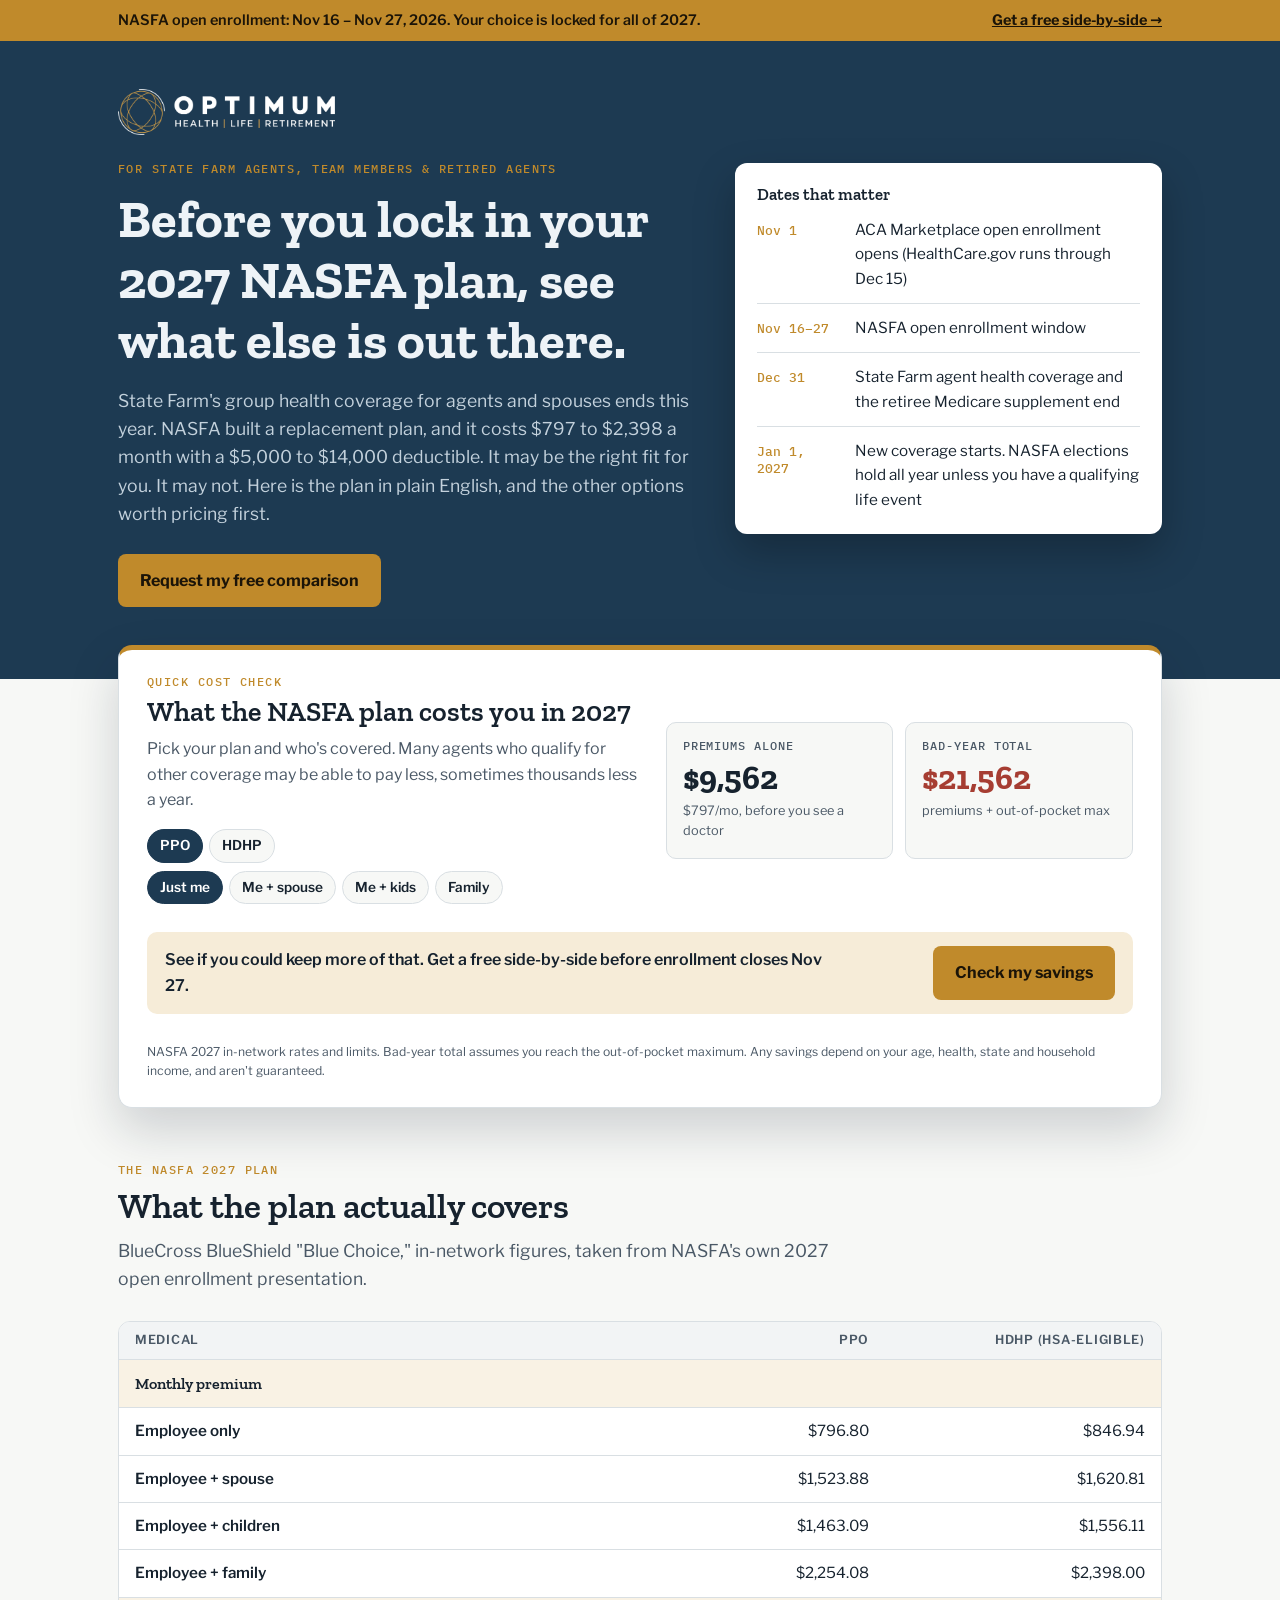
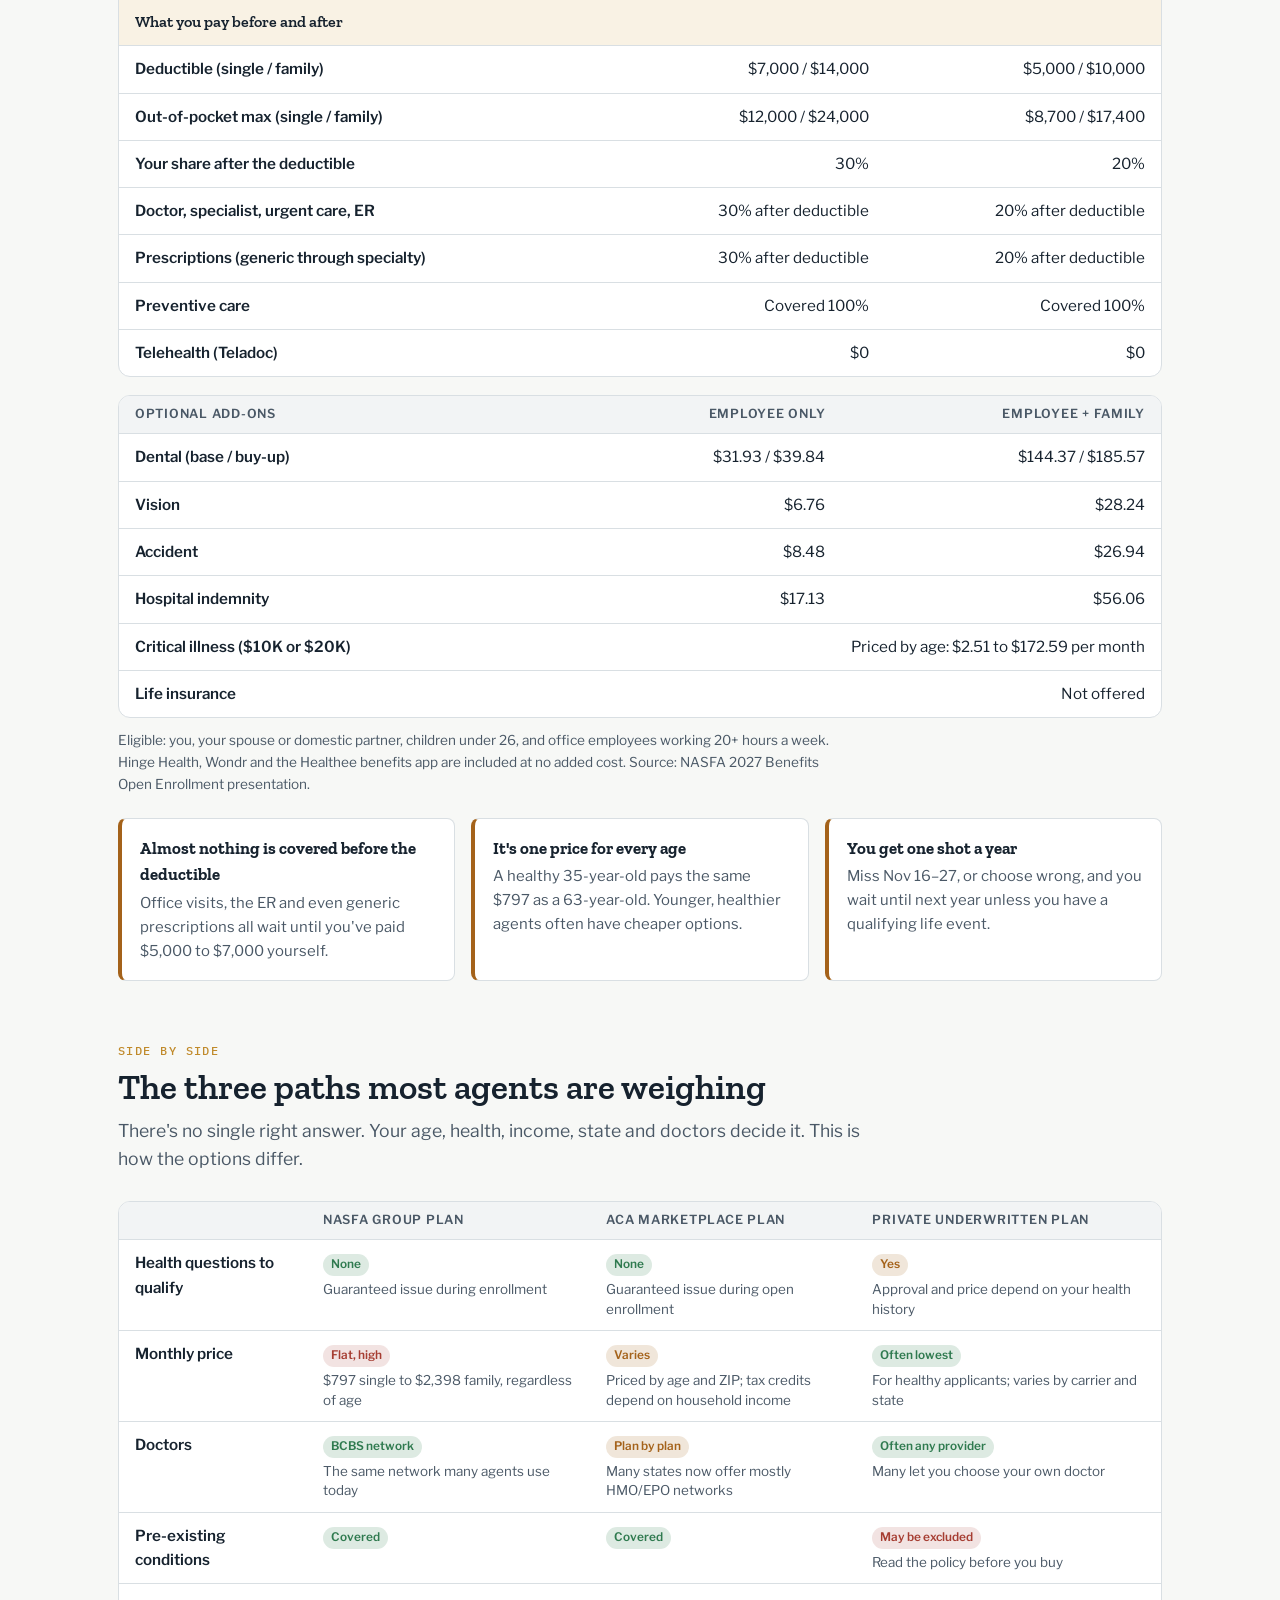
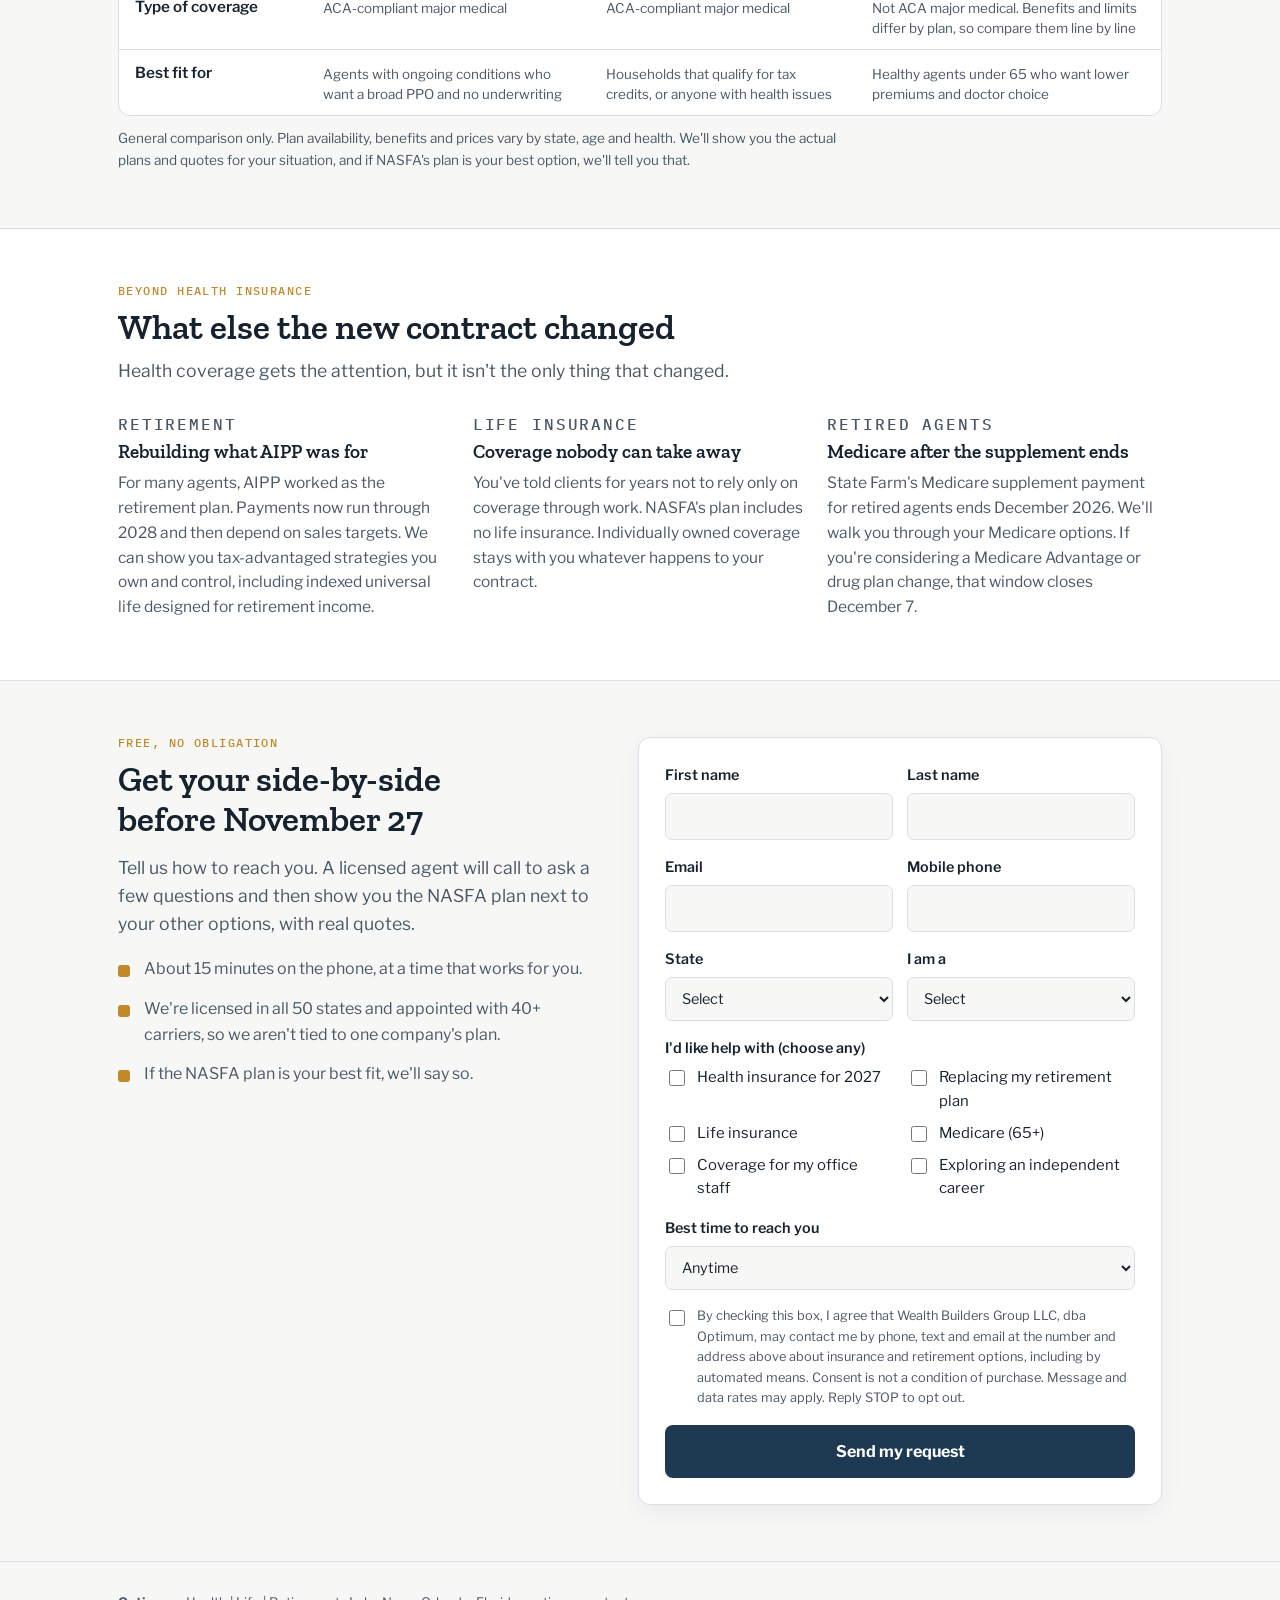
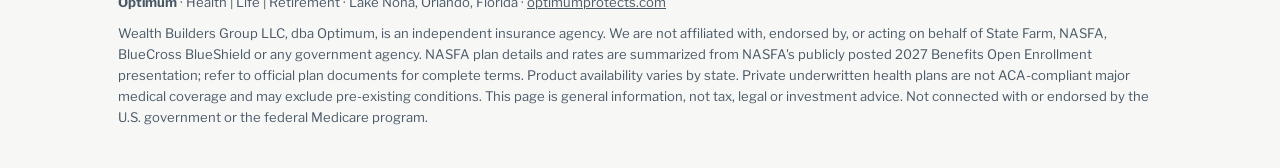
<file: statefarm/index.html>
<!doctype html>
<html lang="en">
<head>
<meta charset="utf-8">
<meta name="viewport" content="width=device-width,initial-scale=1,viewport-fit=cover">
<title>Your 2027 Benefits Decision | Optimum</title>
<meta name="description" content="A plain-English breakdown of the NASFA 2027 benefits plan for State Farm agents and team members, and the other options worth comparing before enrollment closes November 27.">
<meta property="og:title" content="Before You Lock In Your 2027 NASFA Plan">
<meta property="og:description" content="A side-by-side look at the NASFA plan, Marketplace plans, private plans, and the retirement and life coverage the new contract took away.">
<meta property="og:type" content="website">
<meta property="og:site_name" content="Optimum">
<meta property="og:url" content="https://optimumprotects.com/statefarm">
<meta property="og:image" content="https://optimumprotects.com/statefarm/og.png">
<meta property="og:image:width" content="1200">
<meta property="og:image:height" content="630">
<meta property="og:image:alt" content="Optimum — Before you lock in your 2027 plan">
<meta name="twitter:card" content="summary_large_image">
<link rel="icon" href="/favicon.png" sizes="512x512">
<link rel="icon" href="/favicon-32.png" sizes="32x32">
<link rel="icon" href="/favicon-16.png" sizes="16x16">
<link rel="apple-touch-icon" href="/apple-touch-icon.png">
<link rel="preconnect" href="https://fonts.googleapis.com">
<link rel="preconnect" href="https://fonts.gstatic.com" crossorigin>
<link rel="stylesheet" href="https://fonts.googleapis.com/css2?family=Zilla+Slab:wght@500;600;700&family=Libre+Franklin:wght@400;500;600;700&family=IBM+Plex+Mono:wght@500&display=swap">
<style>
/* Layout: a benefits "decision guide" — dated header strip, plan sheet, comparison grid, then the ask. */
:root{
  --ink:#16222e;          /* primary text, deep navy */
  --ink-soft:#4a5866;
  --paper:#f7f8f6;        /* page */
  --sheet:#ffffff;        /* panels */
  --rule:#d9dfe3;
  --navy:#1d3a52;         /* brand band */
  --navy-ink:#eef3f7;
  --gold:#c08a2b;         /* accent */
  --gold-soft:#f6ecd8;
  --good:#2f7a4f; --warn:#a4621a; --bad:#a63d32;
  --font-display:"Zilla Slab", Rockwell, "Roboto Slab", Georgia, serif;
  --font-body:"Libre Franklin", "Segoe UI", system-ui, -apple-system, sans-serif;
  --font-mono:"IBM Plex Mono", ui-monospace, Menlo, monospace;
  color-scheme:light;
}
@media (prefers-color-scheme: dark){
  :root{
    --ink:#e7edf2; --ink-soft:#a8b5c1; --paper:#0f1820; --sheet:#16222d; --rule:#2a3a48;
    --navy:#0b2133; --navy-ink:#e7edf2; --gold:#e0ab4e; --gold-soft:#2c2416;
    --good:#6cc28f; --warn:#e3a35a; --bad:#ec8a7e; color-scheme:dark;
  }
}
*{box-sizing:border-box}
html{-webkit-text-size-adjust:100%}
body{margin:0;background:var(--paper);color:var(--ink);font:16px/1.6 var(--font-body)}
a{color:inherit}
.wrap{max-width:1080px;margin:0 auto;padding-left:max(18px, env(safe-area-inset-left, 0px));padding-right:max(18px, env(safe-area-inset-right, 0px))}
h1,h2,h3{font-family:var(--font-display);line-height:1.15;text-wrap:balance;margin:0}
h2{font-size:clamp(1.6rem,3.2vw,2.2rem);font-weight:600}
h3{font-size:1.2rem;font-weight:600}
p{margin:0}
.eyebrow{font:500 .75rem/1 var(--font-mono);letter-spacing:.12em;text-transform:uppercase;color:var(--gold)}
.lead{font-size:1.1rem;color:var(--ink-soft);max-width:62ch}
.num{font-variant-numeric:tabular-nums}

/* Deadline strip */
.strip{background:var(--gold);color:#1b1408}
.strip .wrap{display:flex;flex-wrap:wrap;gap:6px 18px;align-items:center;justify-content:space-between;padding-block:9px;font-size:.9rem;font-weight:600}
.strip a{font-weight:700}

/* Hero */
.hero{background:var(--navy);color:var(--navy-ink)}
.hero .wrap{padding-block:48px 72px;display:grid;grid-template-columns:minmax(0,1.35fr) minmax(0,1fr);gap:40px;align-items:center}
.brand{display:block;margin-bottom:28px;line-height:0}
.brand img{height:46px;width:auto;max-width:100%;display:block}
@media (max-width:520px){.brand img{height:38px}}
.hero h1{font-size:clamp(2.1rem,5vw,3.3rem);font-weight:700;margin:14px 0 16px}
.hero .lead{color:#c3d1dc}
@media (prefers-color-scheme: dark){.hero .lead{color:var(--ink-soft)}}
.cta{display:inline-flex;align-items:center;gap:8px;margin-top:26px;background:var(--gold);color:#1b1408;font-weight:700;padding:14px 22px;border-radius:8px;text-decoration:none}
.cta:hover{filter:brightness(1.06)}
.cta:focus-visible,button:focus-visible,input:focus-visible,select:focus-visible{outline:3px solid var(--gold);outline-offset:2px}

/* Calendar card in hero */
.cal{background:var(--sheet);color:var(--ink);border-radius:12px;padding:22px;box-shadow:0 18px 40px rgba(0,0,0,.25)}
.cal h3{font-size:1.05rem;margin-bottom:14px}
.cal ol{list-style:none;margin:0;padding:0;display:grid;gap:12px}
.cal li{display:grid;grid-template-columns:86px minmax(0,1fr);gap:12px;align-items:baseline;border-top:1px solid var(--rule);padding-top:12px}
.cal li:first-child{border-top:0;padding-top:0}
.cal .d{font:500 .8rem/1.3 var(--font-mono);color:var(--gold)}
.cal .t{font-size:.95rem}

section{padding-block:56px}
.sec-head{display:grid;gap:10px;margin-bottom:28px}

/* NASFA plan sheet */
.sheet{background:var(--sheet);border:1px solid var(--rule);border-radius:12px;overflow:hidden}
.tbl-scroll{overflow-x:auto}
table{border-collapse:collapse;width:100%;min-width:560px;font-size:.95rem}
th,td{padding:11px 16px;text-align:left;border-bottom:1px solid var(--rule);vertical-align:top}
thead th{font:600 .78rem/1.2 var(--font-body);letter-spacing:.06em;text-transform:uppercase;color:var(--ink-soft);background:color-mix(in srgb,var(--rule) 35%,var(--sheet))}
tbody th{font-weight:600}
td.num,th.num{text-align:right}
tr.group th{background:color-mix(in srgb,var(--gold-soft) 70%,var(--sheet));font-family:var(--font-display);font-size:1rem;color:var(--ink)}
tbody tr:last-child th,tbody tr:last-child td{border-bottom:0}
.note{font-size:.85rem;color:var(--ink-soft);margin-top:12px;max-width:80ch}

.flags{display:grid;grid-template-columns:repeat(3,minmax(0,1fr));gap:16px;margin-top:22px}
.flag{background:var(--sheet);border:1px solid var(--rule);border-left:4px solid var(--warn);border-radius:8px;padding:16px 18px}
.flag b{display:block;font-family:var(--font-display);font-size:1.05rem;margin-bottom:4px}
.flag p{font-size:.93rem;color:var(--ink-soft)}

/* Comparison grid */
.compare th[scope=col]{min-width:170px}
.pill{display:inline-block;font:600 .74rem/1 var(--font-body);padding:5px 8px;border-radius:99px;white-space:nowrap}
.pill.yes{background:color-mix(in srgb,var(--good) 16%,transparent);color:var(--good)}
.pill.mid{background:color-mix(in srgb,var(--warn) 16%,transparent);color:var(--warn)}
.pill.no{background:color-mix(in srgb,var(--bad) 14%,transparent);color:var(--bad)}
.compare td small{display:block;color:var(--ink-soft);margin-top:4px;font-size:.84rem;line-height:1.45}

/* Beyond health */
.beyond{background:var(--sheet);border-block:1px solid var(--rule)}
.cards{display:grid;grid-template-columns:repeat(3,minmax(0,1fr));gap:20px}
.card{display:grid;gap:8px;align-content:start;padding:4px 0}
.card .eyebrow{color:var(--ink-soft)}
.card p{color:var(--ink-soft);font-size:.97rem}

/* Form */
.ask .wrap{display:grid;grid-template-columns:minmax(0,1fr) minmax(0,1.1fr);gap:44px;align-items:start}
.promise{display:grid;gap:14px;margin-top:18px;padding:0;list-style:none}
.promise li{padding-left:26px;position:relative;color:var(--ink-soft)}
.promise li::before{content:"";position:absolute;left:0;top:.55em;width:12px;height:12px;border-radius:3px;background:var(--gold)}
form{background:var(--sheet);border:1px solid var(--rule);border-radius:12px;padding:26px;display:grid;gap:16px;box-shadow:0 8px 24px rgba(20,35,50,.06)}
.row{display:grid;grid-template-columns:1fr 1fr;gap:14px}
label{display:grid;gap:6px;font-weight:600;font-size:.9rem}
input[type=text],input[type=email],input[type=tel],select{font:inherit;font-weight:400;padding:11px 12px;border:1px solid var(--rule);border-radius:7px;background:var(--paper);color:var(--ink);width:100%}
fieldset{border:0;margin:0;padding:0;display:grid;gap:8px}
legend{font-weight:600;font-size:.9rem;margin-bottom:6px;padding:0}
.checks{display:grid;grid-template-columns:1fr 1fr;gap:8px 14px}
.check{display:flex;gap:9px;align-items:flex-start;font-weight:400;font-size:.93rem}
.check input{margin-top:.3em;accent-color:var(--gold);width:16px;height:16px;flex:none}
.consent{font-size:.8rem;color:var(--ink-soft);font-weight:400}
button[type=submit]{font:inherit;font-weight:700;background:var(--navy);color:#fff;border:0;border-radius:8px;padding:14px 18px;cursor:pointer}
@media (prefers-color-scheme: dark){button[type=submit]{background:var(--gold);color:#1b1408}}
button[disabled]{opacity:.6;cursor:wait}
.msg{border-radius:8px;padding:14px 16px;font-size:.95rem}
.msg.ok{background:color-mix(in srgb,var(--good) 14%,transparent);color:var(--ink)}
.msg.err{background:color-mix(in srgb,var(--bad) 14%,transparent);color:var(--ink)}
.hp{position:absolute;left:-9999px;width:1px;height:1px;overflow:hidden}


/* Savings check: pops up over the bottom edge of the hero */
.savings{position:relative;z-index:2;margin-top:-34px}
.save-card{background:var(--sheet);border:1px solid var(--rule);border-top:5px solid var(--gold);border-radius:14px;box-shadow:0 22px 50px rgba(15,30,45,.18);padding:26px 28px;display:grid;grid-template-columns:minmax(0,1.05fr) minmax(0,1fr);gap:28px;align-items:center;animation:pop .55s cubic-bezier(.2,.9,.3,1.25) .25s both}
@keyframes pop{from{transform:translateY(18px) scale(.97);opacity:.4}to{transform:none;opacity:1}}
.save-card h2{font-size:clamp(1.35rem,2.6vw,1.75rem)}
.save-card .lead{font-size:1rem;margin-top:8px}
.seg{display:flex;flex-wrap:wrap;gap:6px;margin-top:16px}
.seg button{font:600 .85rem/1 var(--font-body);padding:9px 12px;border-radius:99px;border:1px solid var(--rule);background:var(--paper);color:var(--ink);cursor:pointer}
.seg button[aria-pressed="true"]{background:var(--navy);border-color:var(--navy);color:#fff}
@media (prefers-color-scheme: dark){.seg button[aria-pressed="true"]{background:var(--gold);border-color:var(--gold);color:#1b1408}}
.seg + .seg{margin-top:8px}
.totals{display:grid;grid-template-columns:1fr 1fr;gap:12px}
.tot{background:var(--paper);border:1px solid var(--rule);border-radius:10px;padding:16px}
.tot .k{font:500 .72rem/1.3 var(--font-mono);letter-spacing:.08em;text-transform:uppercase;color:var(--ink-soft)}
.tot .v{font:700 clamp(1.6rem,3.4vw,2.1rem)/1.1 var(--font-display);margin-top:6px}
.tot.bad .v{color:var(--bad)}
.tot small{display:block;color:var(--ink-soft);font-size:.8rem;margin-top:4px}
.save-cta{grid-column:1/-1;display:flex;flex-wrap:wrap;gap:12px 18px;align-items:center;justify-content:space-between;background:var(--gold-soft);border-radius:10px;padding:14px 18px}
.save-cta p{font-weight:600;max-width:60ch}
.save-cta .cta{margin-top:0}
.save-fine{grid-column:1/-1;font-size:.76rem;color:var(--ink-soft)}
@media (max-width:860px){.save-card{grid-template-columns:minmax(0,1fr);gap:18px;padding:22px 20px}}
@media (max-width:420px){.totals{grid-template-columns:minmax(0,1fr)}}
@media (prefers-reduced-motion:reduce){.save-card{animation:none}}

footer{border-top:1px solid var(--rule);padding-block:30px 40px;font-size:.82rem;color:var(--ink-soft)}
footer .wrap{display:grid;gap:10px}

@media (max-width:860px){
  .hero .wrap,.ask .wrap{grid-template-columns:minmax(0,1fr);gap:28px}
  .hero .cal{display:none} /* phones: dates live in the top strip; keep the cost check near the top */
  .flags,.cards{grid-template-columns:minmax(0,1fr)}
}
@media (max-width:520px){
  .row,.checks{grid-template-columns:minmax(0,1fr)}
  section{padding-block:42px}
  table.fit{min-width:0;font-size:.86rem}
  table.fit th,table.fit td{padding:9px 10px}
  .compare{font-size:.88rem}
  form{padding:20px}
}
@media (prefers-reduced-motion:reduce){*{scroll-behavior:auto!important}}
html{scroll-behavior:smooth}
</style>
</head>
<body>

<div class="strip"><div class="wrap">
  <span>NASFA open enrollment: <span class="num">Nov 16 – Nov 27, 2026</span>. Your choice is locked for all of 2027.</span>
  <a href="#talk">Get a free side-by-side →</a>
</div></div>

<header class="hero"><div class="wrap">
  <div>
    <a class="brand" href="https://optimumprotects.com/"><img src="../logo-horizontal-reverse.png" alt="Optimum — Health · Life · Retirement" width="1200" height="254"></a>
    <p class="eyebrow">For State Farm agents, team members &amp; retired agents</p>
    <h1>Before you lock in your 2027 NASFA plan, see what else is out there.</h1>
    <p class="lead">State Farm's group health coverage for agents and spouses ends this year. NASFA built a replacement plan, and it costs $797 to $2,398 a month with a $5,000 to $14,000 deductible. It may be the right fit for you. It may not. Here is the plan in plain English, and the other options worth pricing first.</p>
    <a class="cta" href="#talk">Request my free comparison</a>
  </div>
  <aside class="cal" aria-label="Key dates">
    <h3>Dates that matter</h3>
    <ol>
      <li><span class="d num">Nov 1</span><span class="t">ACA Marketplace open enrollment opens (HealthCare.gov runs through Dec 15)</span></li>
      <li><span class="d num">Nov 16–27</span><span class="t">NASFA open enrollment window</span></li>
      <li><span class="d num">Dec 31</span><span class="t">State Farm agent health coverage and the retiree Medicare supplement end</span></li>
      <li><span class="d num">Jan 1, 2027</span><span class="t">New coverage starts. NASFA elections hold all year unless you have a qualifying life event</span></li>
    </ol>
  </aside>
</div></header>

<div class="savings"><div class="wrap">
  <div class="save-card" id="savings" aria-labelledby="save-h">
    <div>
      <p class="eyebrow">Quick cost check</p>
      <h2 id="save-h" style="margin-top:8px">What the NASFA plan costs you in 2027</h2>
      <p class="lead">Pick your plan and who's covered. Many agents who qualify for other coverage may be able to pay less, sometimes thousands less a year.</p>
      <div class="seg" role="group" aria-label="Plan">
        <button type="button" data-plan="ppo" aria-pressed="true">PPO</button>
        <button type="button" data-plan="hdhp" aria-pressed="false">HDHP</button>
      </div>
      <div class="seg" role="group" aria-label="Who's covered">
        <button type="button" data-tier="0" aria-pressed="true">Just me</button>
        <button type="button" data-tier="1" aria-pressed="false">Me + spouse</button>
        <button type="button" data-tier="2" aria-pressed="false">Me + kids</button>
        <button type="button" data-tier="3" aria-pressed="false">Family</button>
      </div>
    </div>
    <div class="totals" aria-live="polite">
      <div class="tot"><div class="k">Premiums alone</div><div class="v num" id="t-prem">$9,562</div><small id="t-prem-s">per year, before you see a doctor</small></div>
      <div class="tot bad"><div class="k">Bad-year total</div><div class="v num" id="t-worst">$21,562</div><small id="t-worst-s">premiums + out-of-pocket max</small></div>
    </div>
    <div class="save-cta">
      <p>See if you could keep more of that. Get a free side-by-side before enrollment closes Nov 27.</p>
      <a class="cta" href="#talk">Check my savings</a>
    </div>
    <p class="save-fine">NASFA 2027 in-network rates and limits. Bad-year total assumes you reach the out-of-pocket maximum. Any savings depend on your age, health, state and household income, and aren't guaranteed.</p>
  </div>
</div></div>

<main>
<section id="plan"><div class="wrap">
  <div class="sec-head">
    <p class="eyebrow">The NASFA 2027 plan</p>
    <h2>What the plan actually covers</h2>
    <p class="lead">BlueCross BlueShield "Blue Choice," in-network figures, taken from NASFA's own 2027 open enrollment presentation.</p>
  </div>

  <div class="sheet"><div class="tbl-scroll">
    <table class="fit">
      <thead><tr><th scope="col">Medical</th><th scope="col" class="num">PPO</th><th scope="col" class="num">HDHP (HSA-eligible)</th></tr></thead>
      <tbody>
        <tr class="group"><th colspan="3">Monthly premium</th></tr>
        <tr><th scope="row">Employee only</th><td class="num">$796.80</td><td class="num">$846.94</td></tr>
        <tr><th scope="row">Employee + spouse</th><td class="num">$1,523.88</td><td class="num">$1,620.81</td></tr>
        <tr><th scope="row">Employee + children</th><td class="num">$1,463.09</td><td class="num">$1,556.11</td></tr>
        <tr><th scope="row">Employee + family</th><td class="num">$2,254.08</td><td class="num">$2,398.00</td></tr>
        <tr class="group"><th colspan="3">What you pay before and after</th></tr>
        <tr><th scope="row">Deductible (single / family)</th><td class="num">$7,000 / $14,000</td><td class="num">$5,000 / $10,000</td></tr>
        <tr><th scope="row">Out-of-pocket max (single / family)</th><td class="num">$12,000 / $24,000</td><td class="num">$8,700 / $17,400</td></tr>
        <tr><th scope="row">Your share after the deductible</th><td class="num">30%</td><td class="num">20%</td></tr>
        <tr><th scope="row">Doctor, specialist, urgent care, ER</th><td class="num">30% after deductible</td><td class="num">20% after deductible</td></tr>
        <tr><th scope="row">Prescriptions (generic through specialty)</th><td class="num">30% after deductible</td><td class="num">20% after deductible</td></tr>
        <tr><th scope="row">Preventive care</th><td class="num">Covered 100%</td><td class="num">Covered 100%</td></tr>
        <tr><th scope="row">Telehealth (Teladoc)</th><td class="num">$0</td><td class="num">$0</td></tr>
      </tbody>
    </table>
  </div></div>

  <div class="sheet" style="margin-top:18px"><div class="tbl-scroll">
    <table class="fit">
      <thead><tr><th scope="col">Optional add-ons</th><th scope="col" class="num">Employee only</th><th scope="col" class="num">Employee + family</th></tr></thead>
      <tbody>
        <tr><th scope="row">Dental (base / buy-up)</th><td class="num">$31.93 / $39.84</td><td class="num">$144.37 / $185.57</td></tr>
        <tr><th scope="row">Vision</th><td class="num">$6.76</td><td class="num">$28.24</td></tr>
        <tr><th scope="row">Accident</th><td class="num">$8.48</td><td class="num">$26.94</td></tr>
        <tr><th scope="row">Hospital indemnity</th><td class="num">$17.13</td><td class="num">$56.06</td></tr>
        <tr><th scope="row">Critical illness ($10K or $20K)</th><td class="num" colspan="2">Priced by age: $2.51 to $172.59 per month</td></tr>
        <tr><th scope="row">Life insurance</th><td class="num" colspan="2">Not offered</td></tr>
      </tbody>
    </table>
  </div></div>
  <p class="note">Eligible: you, your spouse or domestic partner, children under 26, and office employees working 20+ hours a week. Hinge Health, Wondr and the Healthee benefits app are included at no added cost. Source: NASFA 2027 Benefits Open Enrollment presentation.</p>

  <div class="flags">
    <div class="flag"><b>Almost nothing is covered before the deductible</b><p>Office visits, the ER and even generic prescriptions all wait until you've paid $5,000 to $7,000 yourself.</p></div>
    <div class="flag"><b>It's one price for every age</b><p>A healthy 35-year-old pays the same $797 as a 63-year-old. Younger, healthier agents often have cheaper options.</p></div>
    <div class="flag"><b>You get one shot a year</b><p>Miss Nov 16–27, or choose wrong, and you wait until next year unless you have a qualifying life event.</p></div>
  </div>
</div></section>

<section id="compare" style="padding-top:8px"><div class="wrap">
  <div class="sec-head">
    <p class="eyebrow">Side by side</p>
    <h2>The three paths most agents are weighing</h2>
    <p class="lead">There's no single right answer. Your age, health, income, state and doctors decide it. This is how the options differ.</p>
  </div>
  <div class="sheet"><div class="tbl-scroll">
    <table class="compare">
      <thead><tr><th scope="col"></th><th scope="col">NASFA group plan</th><th scope="col">ACA Marketplace plan</th><th scope="col">Private underwritten plan</th></tr></thead>
      <tbody>
        <tr><th scope="row">Health questions to qualify</th>
          <td><span class="pill yes">None</span><small>Guaranteed issue during enrollment</small></td>
          <td><span class="pill yes">None</span><small>Guaranteed issue during open enrollment</small></td>
          <td><span class="pill mid">Yes</span><small>Approval and price depend on your health history</small></td></tr>
        <tr><th scope="row">Monthly price</th>
          <td><span class="pill no">Flat, high</span><small>$797 single to $2,398 family, regardless of age</small></td>
          <td><span class="pill mid">Varies</span><small>Priced by age and ZIP; tax credits depend on household income</small></td>
          <td><span class="pill yes">Often lowest</span><small>For healthy applicants; varies by carrier and state</small></td></tr>
        <tr><th scope="row">Doctors</th>
          <td><span class="pill yes">BCBS network</span><small>The same network many agents use today</small></td>
          <td><span class="pill mid">Plan by plan</span><small>Many states now offer mostly HMO/EPO networks</small></td>
          <td><span class="pill yes">Often any provider</span><small>Many let you choose your own doctor</small></td></tr>
        <tr><th scope="row">Pre-existing conditions</th>
          <td><span class="pill yes">Covered</span></td>
          <td><span class="pill yes">Covered</span></td>
          <td><span class="pill no">May be excluded</span><small>Read the policy before you buy</small></td></tr>
        <tr><th scope="row">Type of coverage</th>
          <td><small>ACA-compliant major medical</small></td>
          <td><small>ACA-compliant major medical</small></td>
          <td><small>Not ACA major medical. Benefits and limits differ by plan, so compare them line by line</small></td></tr>
        <tr><th scope="row">Best fit for</th>
          <td><small>Agents with ongoing conditions who want a broad PPO and no underwriting</small></td>
          <td><small>Households that qualify for tax credits, or anyone with health issues</small></td>
          <td><small>Healthy agents under 65 who want lower premiums and doctor choice</small></td></tr>
      </tbody>
    </table>
  </div></div>
  <p class="note">General comparison only. Plan availability, benefits and prices vary by state, age and health. We'll show you the actual plans and quotes for your situation, and if NASFA's plan is your best option, we'll tell you that.</p>
</div></section>

<section class="beyond" id="beyond"><div class="wrap">
  <div class="sec-head">
    <p class="eyebrow">Beyond health insurance</p>
    <h2>What else the new contract changed</h2>
    <p class="lead">Health coverage gets the attention, but it isn't the only thing that changed.</p>
  </div>
  <div class="cards">
    <div class="card"><p class="eyebrow">Retirement</p><h3>Rebuilding what AIPP was for</h3><p>For many agents, AIPP worked as the retirement plan. Payments now run through 2028 and then depend on sales targets. We can show you tax-advantaged strategies you own and control, including indexed universal life designed for retirement income.</p></div>
    <div class="card"><p class="eyebrow">Life insurance</p><h3>Coverage nobody can take away</h3><p>You've told clients for years not to rely only on coverage through work. NASFA's plan includes no life insurance. Individually owned coverage stays with you whatever happens to your contract.</p></div>
    <div class="card"><p class="eyebrow">Retired agents</p><h3>Medicare after the supplement ends</h3><p>State Farm's Medicare supplement payment for retired agents ends December 2026. We'll walk you through your Medicare options. If you're considering a Medicare Advantage or drug plan change, that window closes December 7.</p></div>
  </div>
</div></section>

<section class="ask" id="talk"><div class="wrap">
  <div>
    <p class="eyebrow">Free, no obligation</p>
    <h2 style="margin-top:10px">Get your side-by-side before November 27</h2>
    <p class="lead" style="margin-top:14px">Tell us how to reach you. A licensed agent will call to ask a few questions and then show you the NASFA plan next to your other options, with real quotes.</p>
    <ul class="promise">
      <li>About 15 minutes on the phone, at a time that works for you.</li>
      <li>We're licensed in all 50 states and appointed with 40+ carriers, so we aren't tied to one company's plan.</li>
      <li>If the NASFA plan is your best fit, we'll say so.</li>
    </ul>
  </div>

  <form id="lead-form" name="nasfa-compare" method="POST" data-netlify="true" netlify-honeypot="company_website" novalidate>
    <input type="hidden" name="form-name" value="nasfa-compare">
    <input type="hidden" name="source" id="source" value="nasfa-compare-page">
    <div class="hp" aria-hidden="true"><label for="company_website">Leave this empty</label><input type="text" id="company_website" name="company_website" tabindex="-1" autocomplete="off"></div>

    <div class="row">
      <label for="first_name">First name<input type="text" id="first_name" name="first_name" autocomplete="given-name" required></label>
      <label for="last_name">Last name<input type="text" id="last_name" name="last_name" autocomplete="family-name" required></label>
    </div>
    <div class="row">
      <label for="email">Email<input type="email" id="email" name="email" autocomplete="email" required></label>
      <label for="phone">Mobile phone<input type="tel" id="phone" name="phone" autocomplete="tel" inputmode="tel" required></label>
    </div>
    <div class="row">
      <label for="state">State
        <select id="state" name="state" required>
          <option value="">Select</option>
          <option>AL</option><option>AK</option><option>AZ</option><option>AR</option><option>CA</option><option>CO</option><option>CT</option><option>DE</option><option>DC</option><option>FL</option><option>GA</option><option>HI</option><option>ID</option><option>IL</option><option>IN</option><option>IA</option><option>KS</option><option>KY</option><option>LA</option><option>ME</option><option>MD</option><option>MA</option><option>MI</option><option>MN</option><option>MS</option><option>MO</option><option>MT</option><option>NE</option><option>NV</option><option>NH</option><option>NJ</option><option>NM</option><option>NY</option><option>NC</option><option>ND</option><option>OH</option><option>OK</option><option>OR</option><option>PA</option><option>RI</option><option>SC</option><option>SD</option><option>TN</option><option>TX</option><option>UT</option><option>VT</option><option>VA</option><option>WA</option><option>WV</option><option>WI</option><option>WY</option>
        </select>
      </label>
      <label for="role">I am a
        <select id="role" name="role" required>
          <option value="">Select</option>
          <option>State Farm agent</option>
          <option>Agent team member / office staff</option>
          <option>Retired State Farm agent</option>
          <option>Spouse or family member</option>
        </select>
      </label>
    </div>

    <fieldset>
      <legend>I'd like help with (choose any)</legend>
      <div class="checks">
        <label class="check" for="i_health"><input type="checkbox" id="i_health" name="interests" value="Health insurance"> Health insurance for 2027</label>
        <label class="check" for="i_retire"><input type="checkbox" id="i_retire" name="interests" value="Retirement / IUL"> Replacing my retirement plan</label>
        <label class="check" for="i_life"><input type="checkbox" id="i_life" name="interests" value="Life insurance"> Life insurance</label>
        <label class="check" for="i_medicare"><input type="checkbox" id="i_medicare" name="interests" value="Medicare"> Medicare (65+)</label>
        <label class="check" for="i_team"><input type="checkbox" id="i_team" name="interests" value="Coverage for my team"> Coverage for my office staff</label>
        <label class="check" for="i_career"><input type="checkbox" id="i_career" name="interests" value="Career options"> Exploring an independent career</label>
      </div>
    </fieldset>

    <label for="best_time">Best time to reach you
      <select id="best_time" name="best_time">
        <option>Anytime</option><option>Morning</option><option>Midday</option><option>Afternoon</option><option>Evening</option>
      </select>
    </label>

    <label class="check consent" for="consent"><input type="checkbox" id="consent" name="consent" value="yes" required> By checking this box, I agree that Wealth Builders Group LLC, dba Optimum, may contact me by phone, text and email at the number and address above about insurance and retirement options, including by automated means. Consent is not a condition of purchase. Message and data rates may apply. Reply STOP to opt out.</label>

    <div id="form-msg" class="msg" role="status" aria-live="polite" hidden></div>
    <button type="submit" id="submit-btn">Send my request</button>
  </form>
</div></section>
</main>

<footer><div class="wrap">
  <p><strong>Optimum</strong> · Health | Life | Retirement · Lake Nona, Orlando, Florida · <a href="https://optimumprotects.com">optimumprotects.com</a></p>
  <p>Wealth Builders Group LLC, dba Optimum, is an independent insurance agency. We are not affiliated with, endorsed by, or acting on behalf of State Farm, NASFA, BlueCross BlueShield or any government agency. NASFA plan details and rates are summarized from NASFA's publicly posted 2027 Benefits Open Enrollment presentation; refer to official plan documents for complete terms. Product availability varies by state. Private underwritten health plans are not ACA-compliant major medical coverage and may exclude pre-existing conditions. This page is general information, not tax, legal or investment advice. Not connected with or endorsed by the U.S. government or the federal Medicare program.</p>
</div></footer>

<script>

/* Cost check */
(function(){
  const rates = { ppo:{m:[796.80,1523.88,1463.09,2254.08], oop:[12000,24000,24000,24000]},
                  hdhp:{m:[846.94,1620.81,1556.11,2398.00], oop:[8700,17400,17400,17400]} };
  let plan='ppo', tier=0;
  const fmt = n => '$' + Math.round(n).toLocaleString('en-US');
  function render(){
    const prem = rates[plan].m[tier]*12;
    document.getElementById('t-prem').textContent = fmt(prem);
    document.getElementById('t-worst').textContent = fmt(prem + rates[plan].oop[tier]);
    document.getElementById('t-prem-s').textContent = fmt(rates[plan].m[tier]) + '/mo, before you see a doctor';
  }
  document.querySelectorAll('[data-plan]').forEach(b => b.addEventListener('click', () => {
    plan = b.dataset.plan; document.querySelectorAll('[data-plan]').forEach(x => x.setAttribute('aria-pressed', x===b)); render();
  }));
  document.querySelectorAll('[data-tier]').forEach(b => b.addEventListener('click', () => {
    tier = +b.dataset.tier; document.querySelectorAll('[data-tier]').forEach(x => x.setAttribute('aria-pressed', x===b)); render();
  }));
  render();
})();

/* ===== Where leads go =====
   Option A: paste a Zapier "Catch Hook" URL (or any webhook) below.
   Option B: leave it blank and host on Netlify; Netlify Forms captures the
   "nasfa-compare" form automatically and can email each submission. */
const WEBHOOK_URL = "https://hooks.zapier.com/hooks/catch/9488240/CMl0ZsUXDPFj8sVJj/";

(function(){
  const form = document.getElementById('lead-form');
  const msg = document.getElementById('form-msg');
  const btn = document.getElementById('submit-btn');

  // Keep the ad/link source with the lead
  try{
    const q = new URLSearchParams(location.search);
    const tags = ['utm_source','utm_medium','utm_campaign','ref'].map(k=>q.get(k)?k+'='+q.get(k):'').filter(Boolean);
    if(tags.length) document.getElementById('source').value += ' | ' + tags.join('&');
  }catch(e){}

  function show(kind, text){ msg.className = 'msg ' + kind; msg.textContent = text; msg.hidden = false; }

  form.addEventListener('submit', async function(e){
    e.preventDefault();
    msg.hidden = true;
    const missing = [...form.querySelectorAll('[required]')].filter(el => el.type === 'checkbox' ? !el.checked : !el.value.trim());
    if(missing.length){
      missing[0].focus();
      show('err', missing[0].id === 'consent' ? 'Please check the consent box so we can contact you.' : 'Please fill in your name, email, phone, state and role.');
      return;
    }
    const email = form.email.value.trim();
    if(!/^[^\s@]+@[^\s@]+\.[^\s@]+$/.test(email)){ form.email.focus(); show('err','That email address looks incomplete. Please check it.'); return; }
    if(form.phone.value.replace(/\D/g,'').length < 10){ form.phone.focus(); show('err','Please enter a 10-digit phone number.'); return; }
    if(form.company_website.value) return; // bot

    const data = new URLSearchParams();
    for(const [k,v] of new FormData(form)) data.append(k, v);
    data.set('interests', [...form.querySelectorAll('input[name=interests]:checked')].map(i=>i.value).join(', '));
    data.set('submitted_at', new Date().toISOString());

    btn.disabled = true; btn.textContent = 'Sending…';
    try{
      const res = await fetch(WEBHOOK_URL || '/', { method:'POST', headers:{'Content-Type':'application/x-www-form-urlencoded'}, body:data.toString() });
      if(!res.ok) throw new Error(res.status);
      form.querySelectorAll('input:not([type=hidden]),select').forEach(el => el.disabled = true);
      btn.hidden = true;
      show('ok', "Thanks, " + form.first_name.value.trim() + ". We received your request. A licensed agent from Optimum will reach out within one business day, before the November 27 deadline.");
    }catch(err){
      btn.disabled = false; btn.textContent = 'Send my request';
      show('err', "We couldn't send your request. Please check your connection and try again in a minute.");
    }
  });
})();
</script>
</body>
</html>
</file>
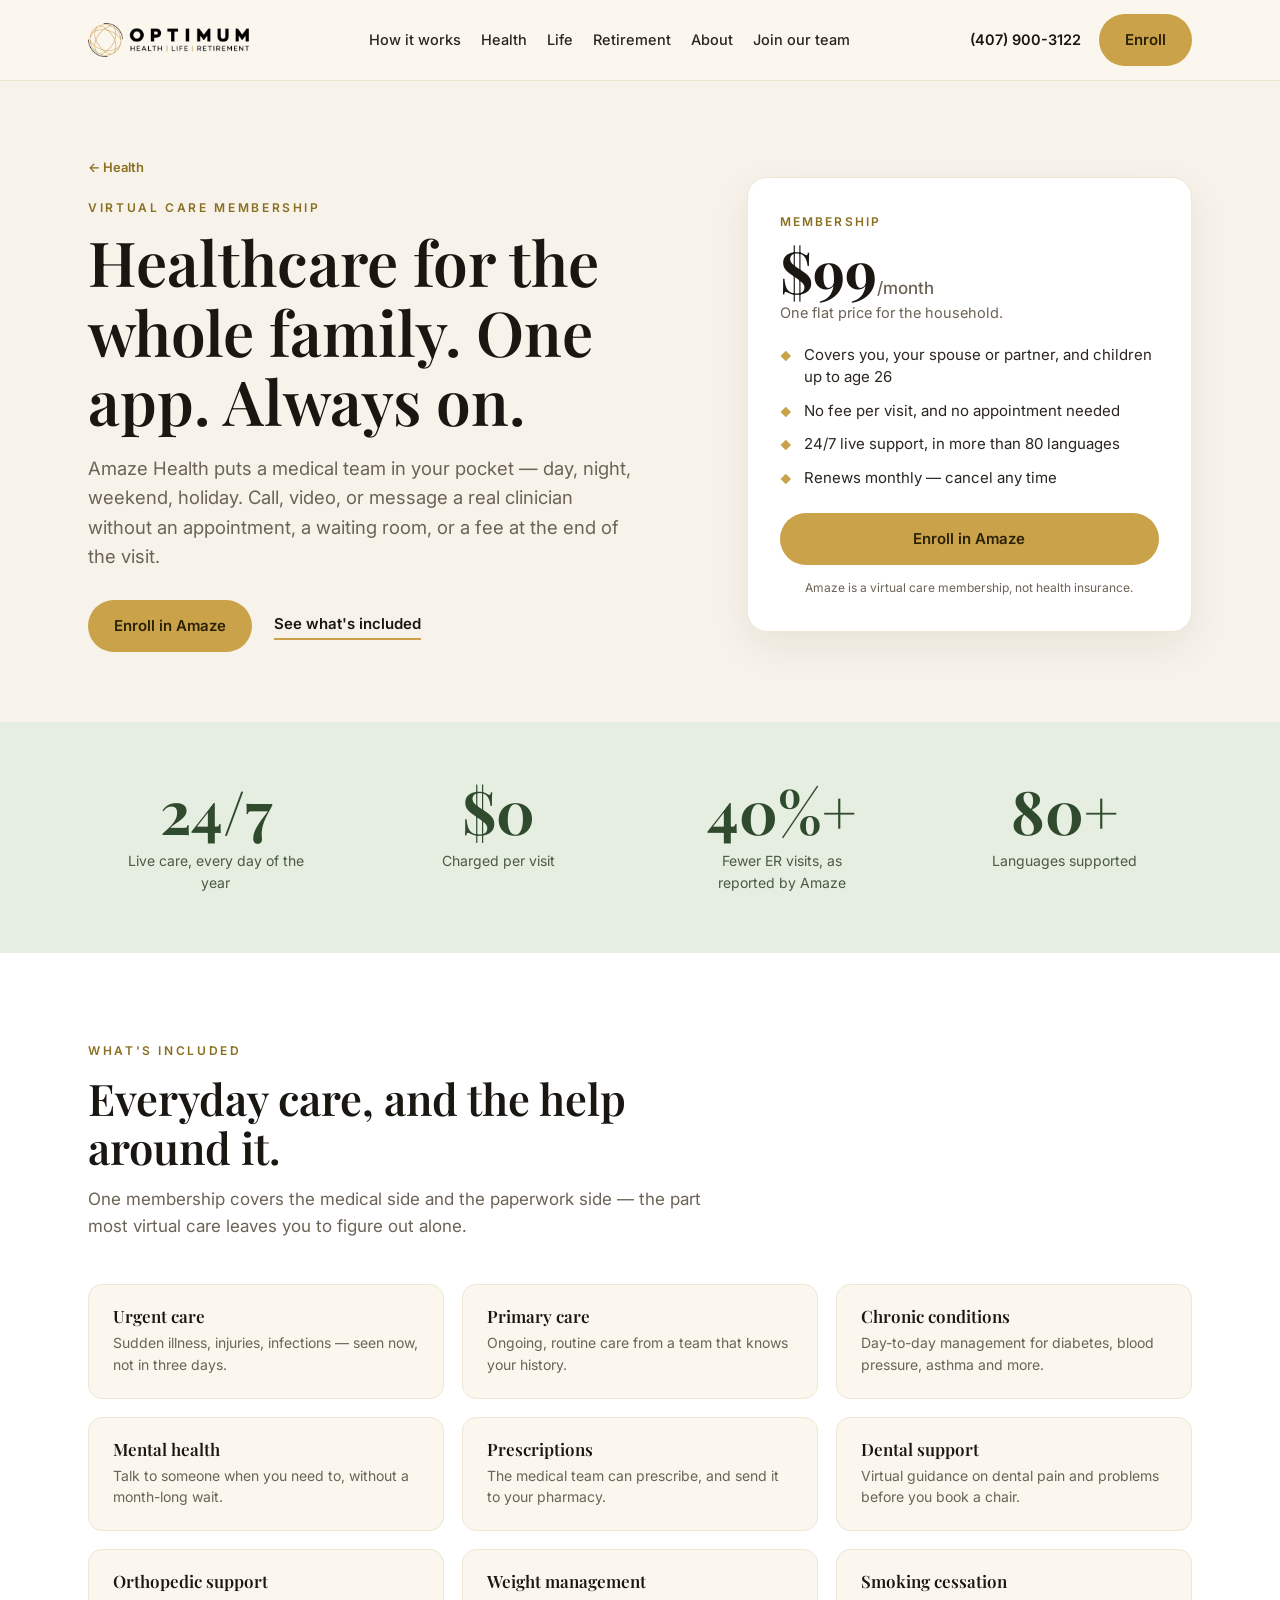
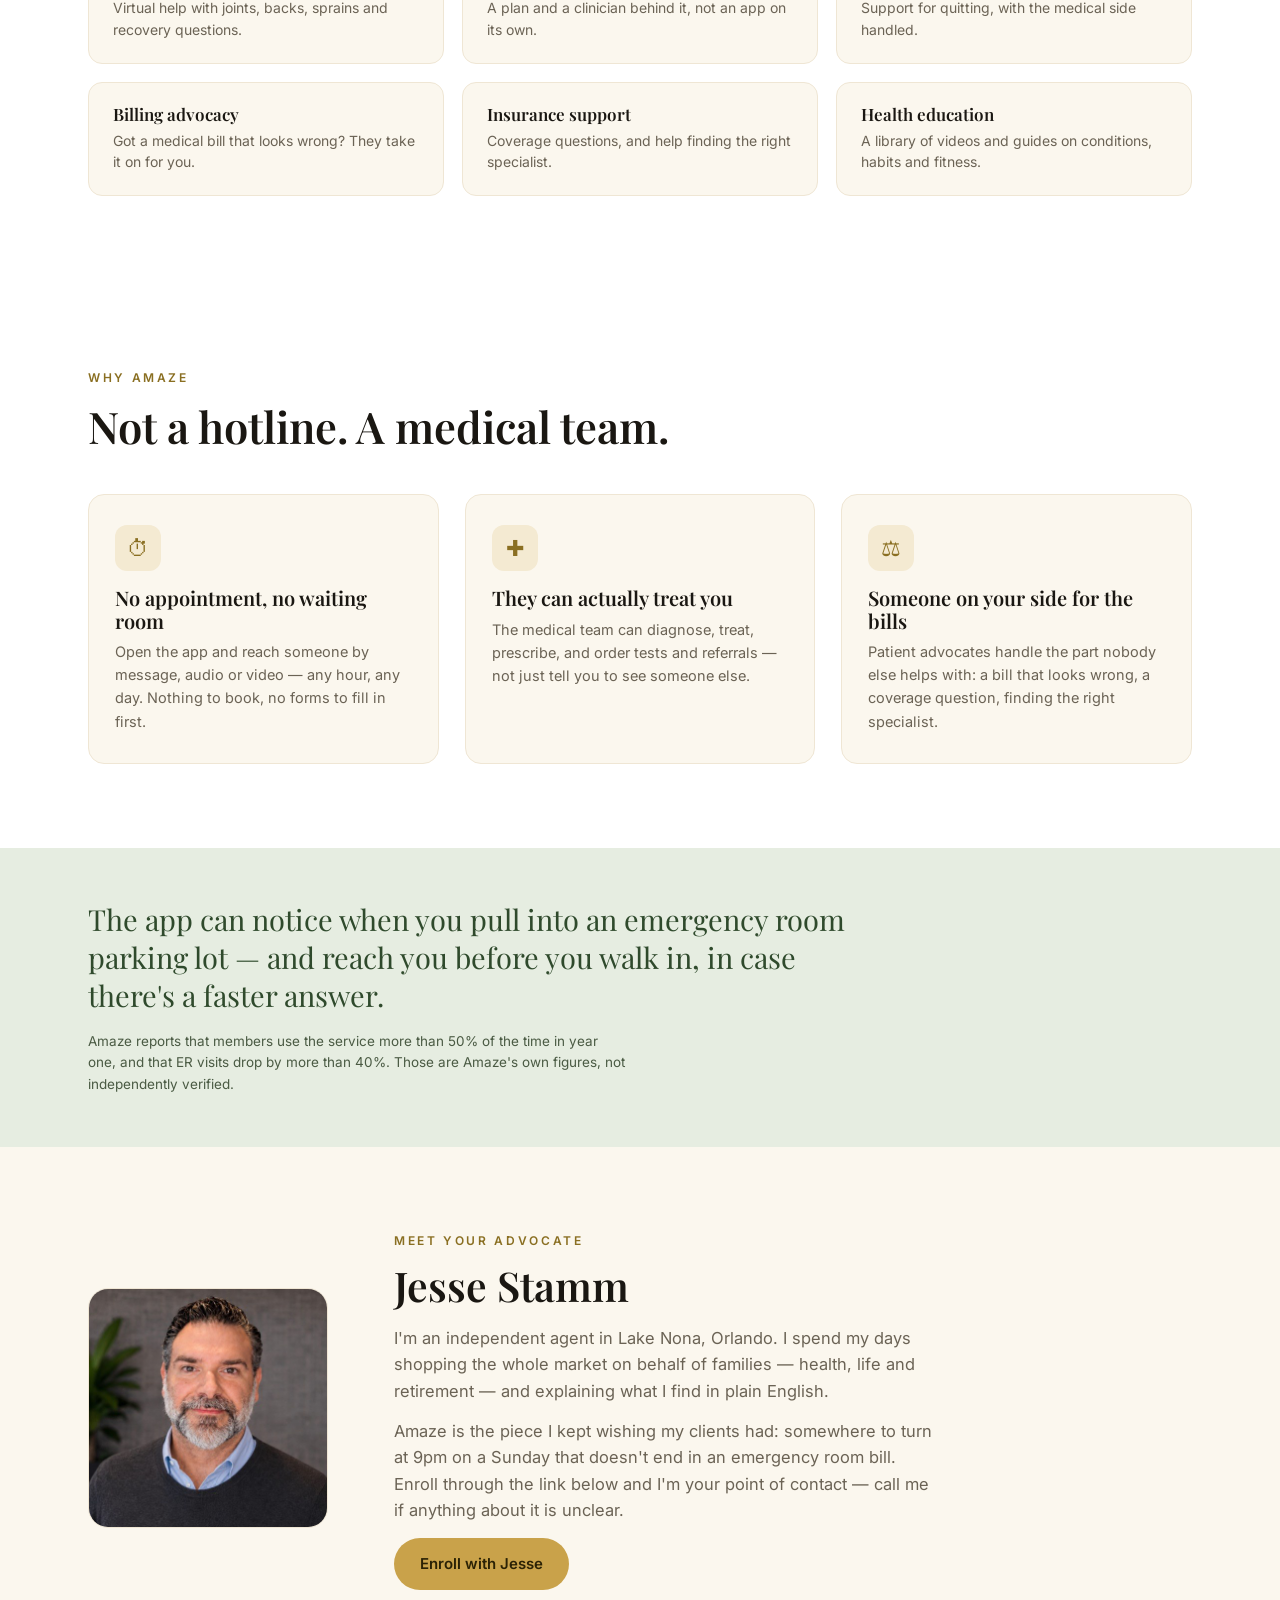
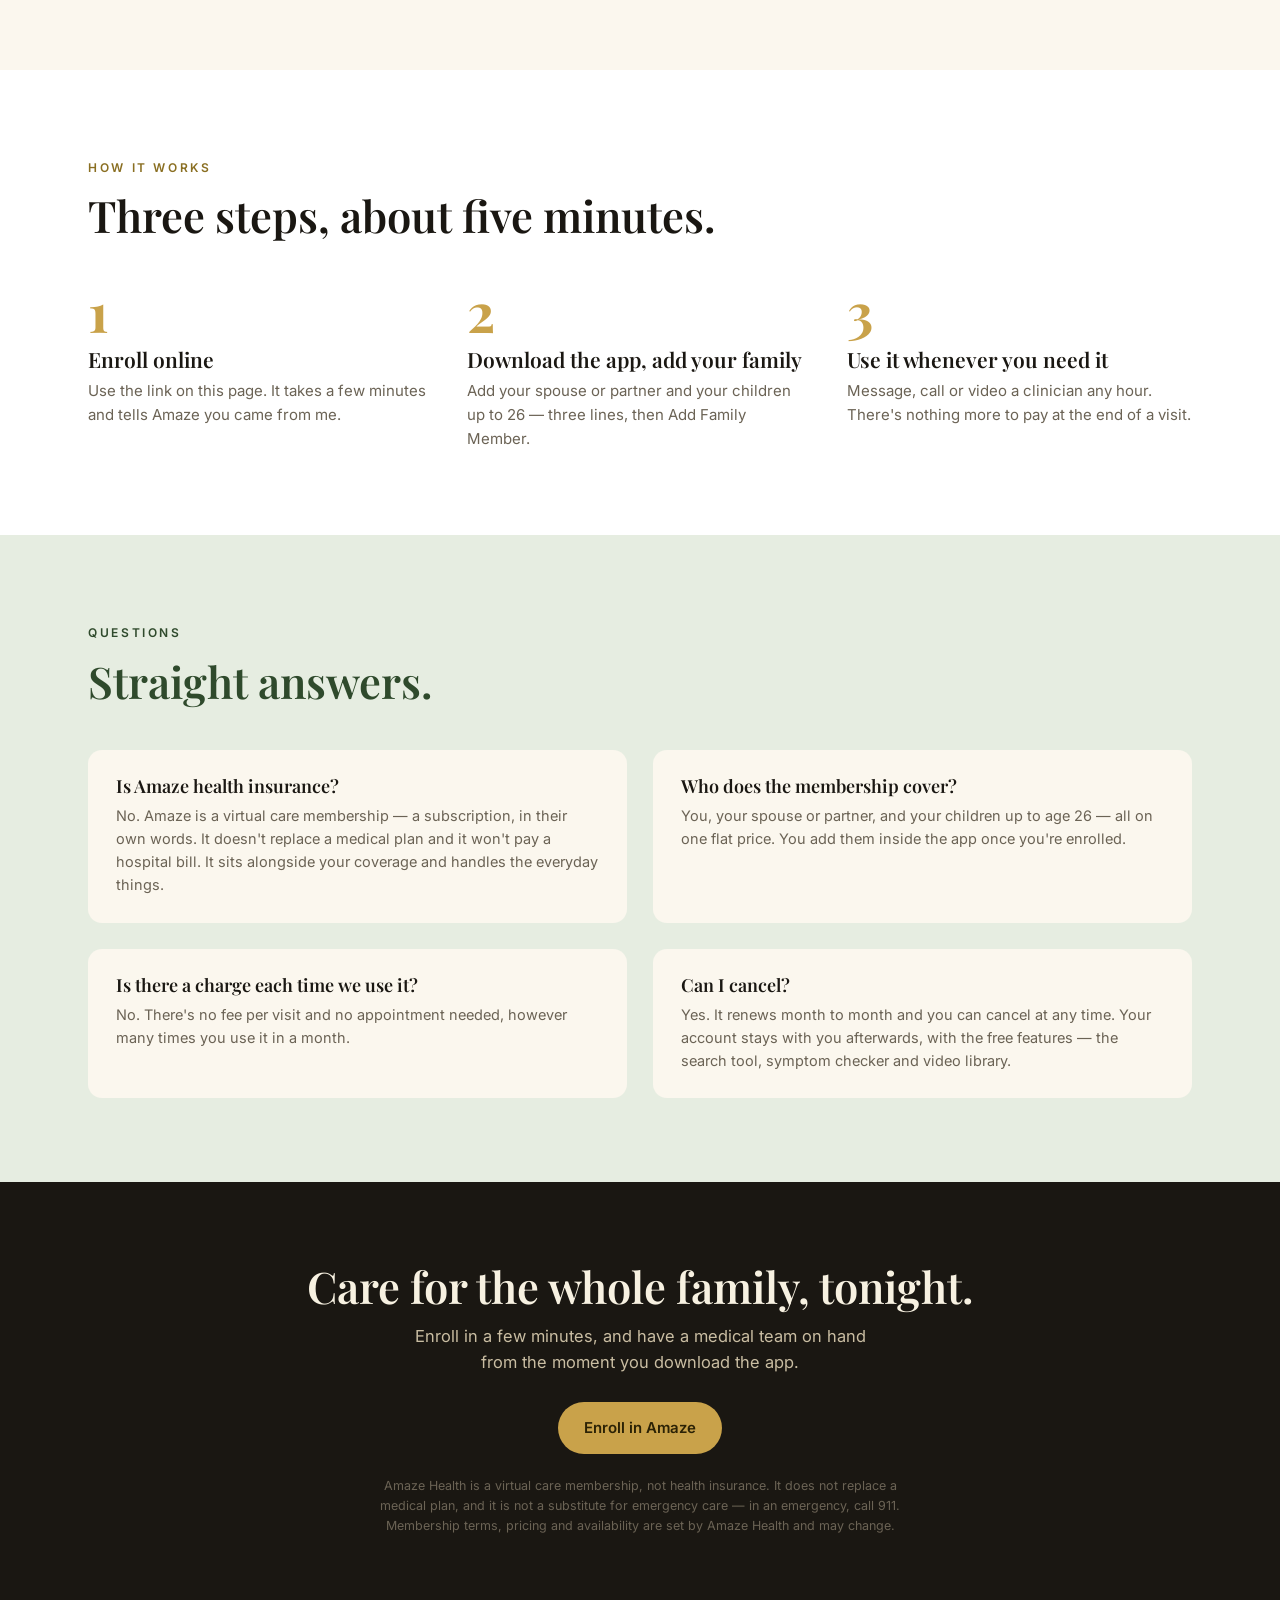
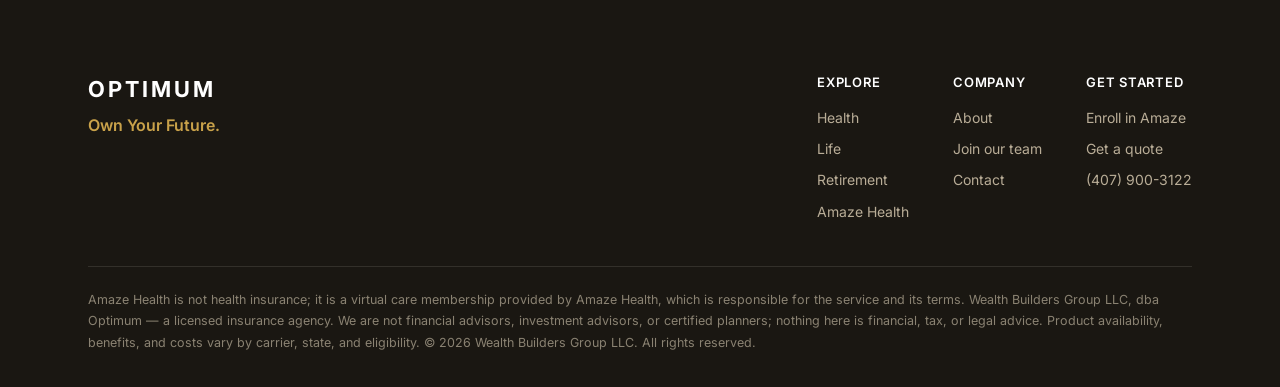
<file: amaze.html>
<!DOCTYPE html>
<html lang="en">
<head>
<meta charset="UTF-8">
<meta name="viewport" content="width=device-width, initial-scale=1.0">
<title>Amaze Health — Optimum</title>
<meta name="description" content="Amaze Health: 24/7 virtual care for the whole family, one flat monthly membership, no fee per visit. Enroll through Jesse Stamm at Optimum.">
<link rel="icon" href="/favicon.png" sizes="512x512">
<link rel="icon" href="/favicon-32.png" sizes="32x32">
<link rel="icon" href="/favicon-16.png" sizes="16x16">
<link rel="apple-touch-icon" href="/apple-touch-icon.png">
<meta property="og:type" content="website">
<meta property="og:site_name" content="Optimum">
<meta property="og:url" content="https://optimumprotects.com/amaze">
<meta property="og:title" content="Amaze Health — care for the whole family, always on">
<meta property="og:description" content="24/7 virtual care for you, your partner and your kids to 26. One flat membership, no fee per visit.">
<meta property="og:image" content="https://optimumprotects.com/amaze-og.png">
<meta property="og:image:width" content="1200">
<meta property="og:image:height" content="630">
<meta property="og:image:alt" content="Amaze Health through Optimum — healthcare for the whole family. One app. Always on.">
<meta name="twitter:card" content="summary_large_image">
<link rel="preconnect" href="https://fonts.googleapis.com">
<link rel="preconnect" href="https://fonts.gstatic.com" crossorigin>
<link href="https://fonts.googleapis.com/css2?family=Playfair+Display:wght@500;600;700&family=Inter:wght@400;500;600&display=swap" rel="stylesheet">
<link rel="stylesheet" href="styles.css">
<style>
.amaze-hero{background:var(--ivory);padding:76px 0 70px}
.amaze-hero-grid{display:grid;grid-template-columns:1.15fr .85fr;gap:56px;align-items:center}
.amaze-hero .back{font-size:13px;font-weight:600;color:var(--gold-deep);display:block;margin-bottom:16px}
.amaze-hero h1{font-size:clamp(38px,5vw,62px);margin:8px 0 18px}
.amaze-hero .lead{font-size:18.5px;color:var(--gray);max-width:46ch;margin-bottom:28px}
.amaze-hero .hero-cta{display:flex;align-items:center;gap:22px;flex-wrap:wrap}

.memcard{background:var(--white);border:1px solid #efe6d4;border-radius:20px;padding:34px 32px;box-shadow:0 14px 40px rgba(26,23,18,.07)}
.memcard .mc-tag{font-size:12px;letter-spacing:.18em;text-transform:uppercase;color:var(--gold-deep);font-weight:600}
.memcard .price{font-family:var(--serif);font-size:58px;color:var(--charcoal);font-weight:700;line-height:1;margin:10px 0 2px}
.memcard .price span{font-family:var(--sans);font-size:17px;font-weight:500;color:var(--gray)}
.memcard .per{font-size:14.5px;color:var(--gray);margin-bottom:20px}
.memcard ul{list-style:none;margin:0 0 24px}
.memcard li{font-size:15px;color:var(--ink);padding-left:24px;position:relative;margin-bottom:11px;line-height:1.5}
.memcard li:before{content:"◆";color:var(--gold);position:absolute;left:0;font-size:11px;top:4px}
.memcard .pill{width:100%;text-align:center}
.memcard .fine{font-size:12px;color:var(--gray);margin-top:14px;text-align:center;line-height:1.5}

.inc{background:var(--white)}
.inc-grid{display:grid;grid-template-columns:repeat(3,1fr);gap:18px}
.inc-item{background:var(--cream);border:1px solid #efe6d4;border-radius:14px;padding:22px 24px}
.inc-item h3{font-size:17px;margin-bottom:6px}
.inc-item p{font-size:14px;color:var(--gray);line-height:1.55}

.advocate{background:var(--cream);padding:80px 0}
.adv-grid{display:grid;grid-template-columns:260px 1fr;gap:46px;align-items:center}
.adv-photo img{width:100%;height:auto;max-width:240px;aspect-ratio:1/1;object-fit:cover;border-radius:20px;display:block;border:1px solid #efe6d4}
.advocate h2{font-size:clamp(28px,3.2vw,42px);margin:10px 0 16px}
.advocate p{font-size:16.5px;color:var(--gray);max-width:54ch;margin-bottom:14px}

.amz-note{background:var(--sage);padding:52px 0}
.amz-note p{font-family:var(--serif);font-size:clamp(20px,2.4vw,29px);color:var(--sage-deep);max-width:800px;line-height:1.32}
.amz-note .src{font-family:var(--sans);font-size:13.5px;color:#4a5a43;margin-top:16px;max-width:60ch;line-height:1.6}

@media(max-width:900px){
  .amaze-hero{padding:48px 0 52px}
  .amaze-hero-grid{grid-template-columns:1fr;gap:38px}
  .amaze-hero .lead{max-width:none}
  .inc-grid{grid-template-columns:1fr}
  .adv-grid{grid-template-columns:1fr;gap:28px;text-align:left}
  .adv-photo img{max-width:180px}
  .advocate{padding:56px 0}
}
</style>
</head>
<body>

<header>
  <div class="wrap nav">
    <a href="index.html" class="brand" aria-label="Optimum — Health, Life, Retirement">
      <img src="logo-horizontal.png" alt="Optimum — Health · Life · Retirement">
    </a>
    <nav class="menu">
      <a href="index.html#how">How it works</a>
      <a href="health.html">Health</a>
      <a href="life.html">Life</a>
      <a href="retirement.html">Retirement</a>
      <a href="index.html#stories">About</a>
      <a href="index.html#join">Join our team</a>
    </nav>
    <div class="nav-right">
      <a href="tel:4079003122" class="phone">(407) 900-3122</a>
      <a href="https://app.amazepbc.com/members/confirmaccess?rs=0&amp;activationcode=EMPOWERINS2&amp;referencecode=TM5YXYZA" class="pill" target="_blank" rel="noopener">Enroll</a>
      <button class="hamb" aria-label="Menu" onclick="document.getElementById('mm').classList.toggle('open')">☰</button>
    </div>
  </div>
  <div class="wrap"><div class="mobile-menu" id="mm">
    <a href="index.html#how">How it works</a><a href="health.html">Health</a><a href="life.html">Life</a><a href="retirement.html">Retirement</a>
    <a href="index.html#stories">About</a><a href="index.html#join">Join our team</a><a href="index.html#quote">Get a Quote</a>
  </div></div>
</header>

<section class="amaze-hero">
  <div class="wrap">
    <div class="amaze-hero-grid">
      <div class="reveal">
        <a href="health.html" class="back">← Health</a>
        <span class="kicker">Virtual care membership</span>
        <h1>Healthcare for the whole family. One app. Always on.</h1>
        <p class="lead">Amaze Health puts a medical team in your pocket — day, night, weekend, holiday. Call, video, or message a real clinician without an appointment, a waiting room, or a fee at the end of the visit.</p>
        <div class="hero-cta">
          <a href="https://app.amazepbc.com/members/confirmaccess?rs=0&amp;activationcode=EMPOWERINS2&amp;referencecode=TM5YXYZA" class="pill" target="_blank" rel="noopener">Enroll in Amaze</a>
          <a href="#included" class="pill-ghost">See what's included</a>
        </div>
      </div>
      <div class="memcard reveal">
        <div class="mc-tag">Membership</div>
        <div class="price">$99<span>/month</span></div>
        <div class="per">One flat price for the household.</div>
        <ul>
          <li>Covers you, your spouse or partner, and children up to age 26</li>
          <li>No fee per visit, and no appointment needed</li>
          <li>24/7 live support, in more than 80 languages</li>
          <li>Renews monthly — cancel any time</li>
        </ul>
        <a href="https://app.amazepbc.com/members/confirmaccess?rs=0&amp;activationcode=EMPOWERINS2&amp;referencecode=TM5YXYZA" class="pill" target="_blank" rel="noopener">Enroll in Amaze</a>
        <div class="fine">Amaze is a virtual care membership, not health insurance.</div>
      </div>
    </div>
  </div>
</section>

<section class="stats" style="padding:58px 0">
  <div class="stat-grid wrap">
    <div class="stat reveal"><div class="n">24/7</div><div class="l">Live care, every day of the year</div></div>
    <div class="stat reveal"><div class="n">$0</div><div class="l">Charged per visit</div></div>
    <div class="stat reveal"><div class="n">40%+</div><div class="l">Fewer ER visits, as reported by Amaze</div></div>
    <div class="stat reveal"><div class="n">80+</div><div class="l">Languages supported</div></div>
  </div>
</section>

<section class="inc" id="included">
  <div class="wrap">
    <div class="sec-head reveal"><span class="kicker">What's included</span><h2>Everyday care, and the help around it.</h2><p>One membership covers the medical side and the paperwork side — the part most virtual care leaves you to figure out alone.</p></div>
    <div class="inc-grid">
      <div class="inc-item reveal"><h3>Urgent care</h3><p>Sudden illness, injuries, infections — seen now, not in three days.</p></div>
      <div class="inc-item reveal"><h3>Primary care</h3><p>Ongoing, routine care from a team that knows your history.</p></div>
      <div class="inc-item reveal"><h3>Chronic conditions</h3><p>Day-to-day management for diabetes, blood pressure, asthma and more.</p></div>
      <div class="inc-item reveal"><h3>Mental health</h3><p>Talk to someone when you need to, without a month-long wait.</p></div>
      <div class="inc-item reveal"><h3>Prescriptions</h3><p>The medical team can prescribe, and send it to your pharmacy.</p></div>
      <div class="inc-item reveal"><h3>Dental support</h3><p>Virtual guidance on dental pain and problems before you book a chair.</p></div>
      <div class="inc-item reveal"><h3>Orthopedic support</h3><p>Virtual help with joints, backs, sprains and recovery questions.</p></div>
      <div class="inc-item reveal"><h3>Weight management</h3><p>A plan and a clinician behind it, not an app on its own.</p></div>
      <div class="inc-item reveal"><h3>Smoking cessation</h3><p>Support for quitting, with the medical side handled.</p></div>
      <div class="inc-item reveal"><h3>Billing advocacy</h3><p>Got a medical bill that looks wrong? They take it on for you.</p></div>
      <div class="inc-item reveal"><h3>Insurance support</h3><p>Coverage questions, and help finding the right specialist.</p></div>
      <div class="inc-item reveal"><h3>Health education</h3><p>A library of videos and guides on conditions, habits and fitness.</p></div>
    </div>
  </div>
</section>

<section class="why">
  <div class="wrap">
    <div class="sec-head reveal"><span class="kicker">Why Amaze</span><h2>Not a hotline. A medical team.</h2></div>
    <div class="cards3">
      <div class="card reveal"><div class="ic">⏱</div><h3>No appointment, no waiting room</h3><p>Open the app and reach someone by message, audio or video — any hour, any day. Nothing to book, no forms to fill in first.</p></div>
      <div class="card reveal"><div class="ic">✚</div><h3>They can actually treat you</h3><p>The medical team can diagnose, treat, prescribe, and order tests and referrals — not just tell you to see someone else.</p></div>
      <div class="card reveal"><div class="ic">⚖</div><h3>Someone on your side for the bills</h3><p>Patient advocates handle the part nobody else helps with: a bill that looks wrong, a coverage question, finding the right specialist.</p></div>
    </div>
  </div>
</section>

<section class="amz-note">
  <div class="wrap reveal">
    <p>The app can notice when you pull into an emergency room parking lot — and reach you before you walk in, in case there's a faster answer.</p>
    <div class="src">Amaze reports that members use the service more than 50% of the time in year one, and that ER visits drop by more than 40%. Those are Amaze's own figures, not independently verified.</div>
  </div>
</section>

<section class="advocate">
  <div class="wrap">
    <div class="adv-grid">
      <div class="adv-photo reveal"><img src="jesse-headshot.jpg" alt="Jesse Stamm" width="480" height="480"></div>
      <div class="reveal">
        <span class="kicker">Meet your advocate</span>
        <h2>Jesse Stamm</h2>
        <p>I'm an independent agent in Lake Nona, Orlando. I spend my days shopping the whole market on behalf of families — health, life and retirement — and explaining what I find in plain English.</p>
        <p>Amaze is the piece I kept wishing my clients had: somewhere to turn at 9pm on a Sunday that doesn't end in an emergency room bill. Enroll through the link below and I'm your point of contact — call me if anything about it is unclear.</p>
        <a href="https://app.amazepbc.com/members/confirmaccess?rs=0&amp;activationcode=EMPOWERINS2&amp;referencecode=TM5YXYZA" class="pill" target="_blank" rel="noopener">Enroll with Jesse</a>
      </div>
    </div>
  </div>
</section>

<section class="how">
  <div class="wrap">
    <div class="sec-head reveal"><span class="kicker">How it works</span><h2>Three steps, about five minutes.</h2></div>
    <div class="steps">
      <div class="step reveal"><div class="num">1</div><h3>Enroll online</h3><p>Use the link on this page. It takes a few minutes and tells Amaze you came from me.</p></div>
      <div class="step reveal"><div class="num">2</div><h3>Download the app, add your family</h3><p>Add your spouse or partner and your children up to 26 — three lines, then Add Family Member.</p></div>
      <div class="step reveal"><div class="num">3</div><h3>Use it whenever you need it</h3><p>Message, call or video a clinician any hour. There's nothing more to pay at the end of a visit.</p></div>
    </div>
  </div>
</section>

<section class="faq">
  <div class="wrap">
    <div class="sec-head reveal"><span class="kicker">Questions</span><h2>Straight answers.</h2></div>
    <div class="qa-grid">
      <div class="qa reveal"><h3>Is Amaze health insurance?</h3><p>No. Amaze is a virtual care membership — a subscription, in their own words. It doesn't replace a medical plan and it won't pay a hospital bill. It sits alongside your coverage and handles the everyday things.</p></div>
      <div class="qa reveal"><h3>Who does the membership cover?</h3><p>You, your spouse or partner, and your children up to age 26 — all on one flat price. You add them inside the app once you're enrolled.</p></div>
      <div class="qa reveal"><h3>Is there a charge each time we use it?</h3><p>No. There's no fee per visit and no appointment needed, however many times you use it in a month.</p></div>
      <div class="qa reveal"><h3>Can I cancel?</h3><p>Yes. It renews month to month and you can cancel at any time. Your account stays with you afterwards, with the free features — the search tool, symptom checker and video library.</p></div>
    </div>
  </div>
</section>

<section class="cta-band">
  <div class="wrap reveal">
    <h2>Care for the whole family, tonight.</h2>
    <p>Enroll in a few minutes, and have a medical team on hand from the moment you download the app.</p>
    <a href="https://app.amazepbc.com/members/confirmaccess?rs=0&amp;activationcode=EMPOWERINS2&amp;referencecode=TM5YXYZA" class="pill" target="_blank" rel="noopener">Enroll in Amaze</a>
    <div class="pagedisc" style="margin-left:auto;margin-right:auto">Amaze Health is a virtual care membership, not health insurance. It does not replace a medical plan, and it is not a substitute for emergency care — in an emergency, call 911. Membership terms, pricing and availability are set by Amaze Health and may change.</div>
  </div>
</section>

<footer>
  <div class="wrap">
    <div class="foot-top">
      <div class="foot"><div class="word">OPTIMUM</div><div class="tag">Own Your Future.</div></div>
      <div class="foot-links">
        <div class="foot-col"><div class="h">Explore</div><a href="health.html">Health</a><a href="life.html">Life</a><a href="retirement.html">Retirement</a><a href="amaze.html">Amaze Health</a></div>
        <div class="foot-col"><div class="h">Company</div><a href="index.html#stories">About</a><a href="index.html#join">Join our team</a><a href="index.html#quote">Contact</a></div>
        <div class="foot-col"><div class="h">Get started</div><a href="https://app.amazepbc.com/members/confirmaccess?rs=0&amp;activationcode=EMPOWERINS2&amp;referencecode=TM5YXYZA" target="_blank" rel="noopener">Enroll in Amaze</a><a href="index.html#quote">Get a quote</a><a href="tel:4079003122">(407) 900-3122</a></div>
      </div>
    </div>
    <div class="legal">Amaze Health is not health insurance; it is a virtual care membership provided by Amaze Health, which is responsible for the service and its terms. Wealth Builders Group LLC, dba Optimum — a licensed insurance agency. We are not financial advisors, investment advisors, or certified planners; nothing here is financial, tax, or legal advice. Product availability, benefits, and costs vary by carrier, state, and eligibility. © 2026 Wealth Builders Group LLC. All rights reserved.</div>
  </div>
</footer>
<script>
(function(){var io=new IntersectionObserver(function(es){es.forEach(function(e){if(e.isIntersecting){e.target.classList.add('in');io.unobserve(e.target);}});},{threshold:.12});document.querySelectorAll('.reveal,.img-reveal').forEach(function(el){io.observe(el);});})();
</script>
</body>
</html>
</file>
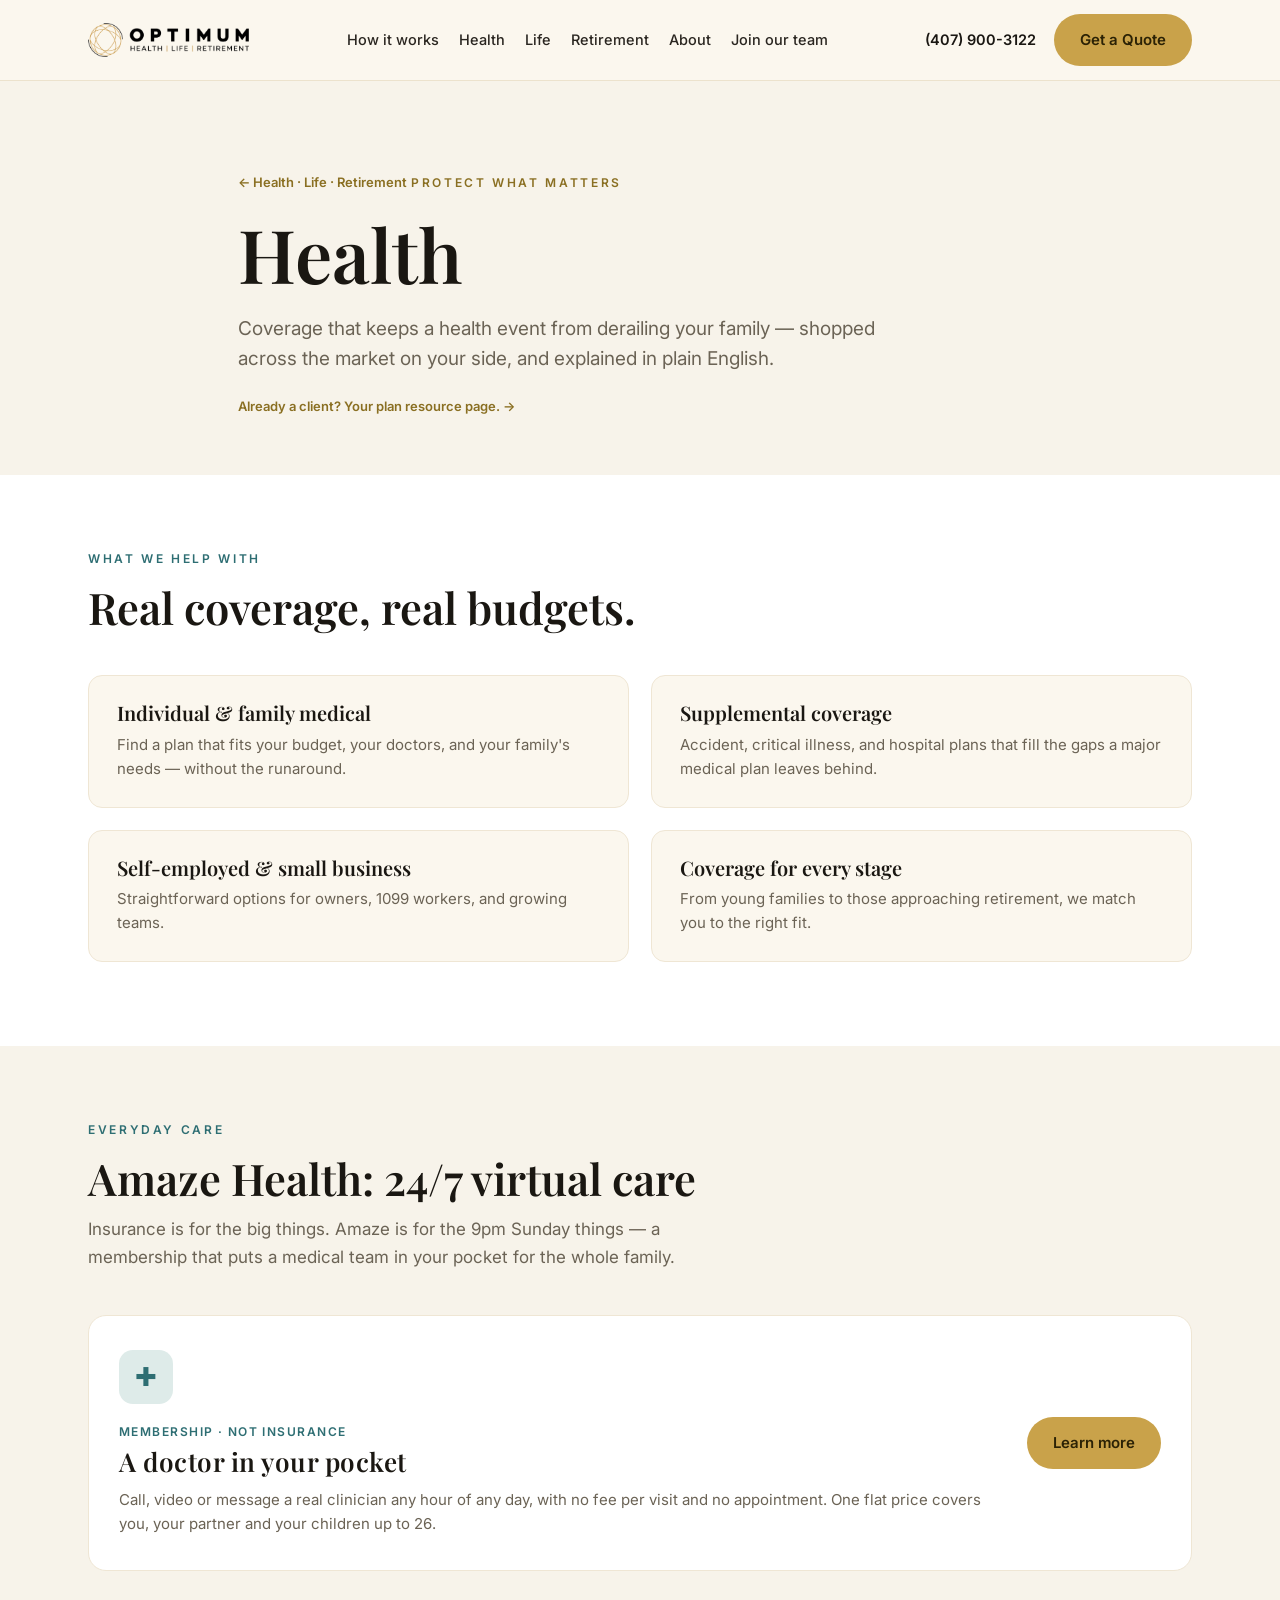
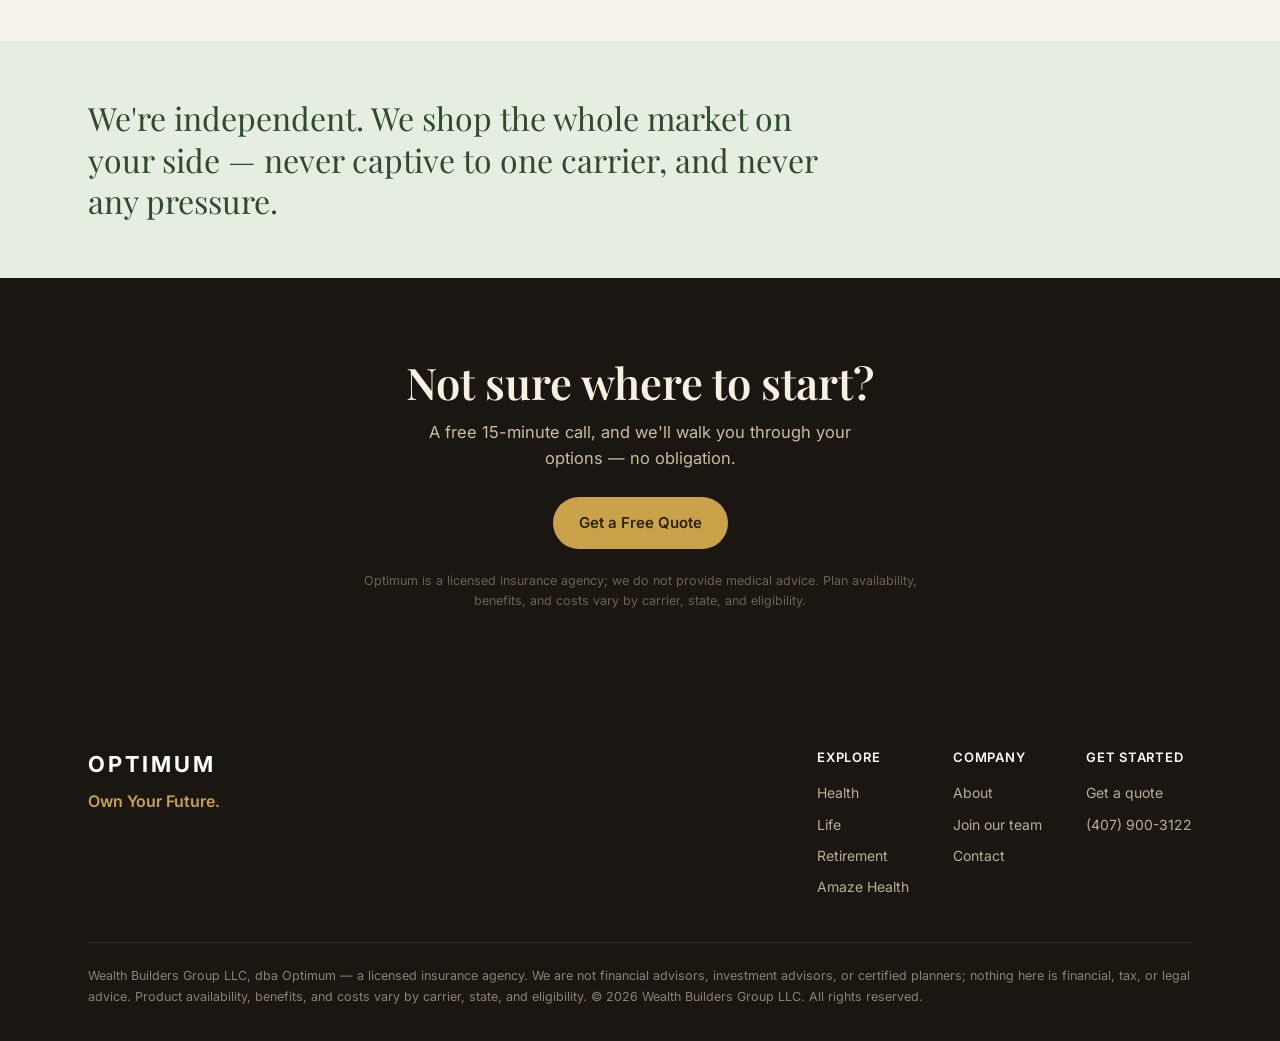
<file: health.html>
<!DOCTYPE html>
<html lang="en">
<head>
<meta charset="UTF-8">
<meta name="viewport" content="width=device-width, initial-scale=1.0">
<title>Health Insurance — Optimum</title>
<meta name="description" content="Health and supplemental coverage from Optimum — shopped across the market, explained in plain English, so a health event never derails your family.">
<link rel="icon" href="/favicon.png" sizes="512x512">
<link rel="icon" href="/favicon-32.png" sizes="32x32">
<link rel="icon" href="/favicon-16.png" sizes="16x16">
<link rel="apple-touch-icon" href="/apple-touch-icon.png">
<meta property="og:type" content="website">
<meta property="og:site_name" content="Optimum">
<meta property="og:url" content="https://optimumprotects.com/health">
<meta property="og:title" content="Health coverage — Optimum">
<meta property="og:description" content="Health and supplemental coverage, shopped across the market and explained in plain English.">
<meta property="og:image" content="https://optimumprotects.com/og-image.png">
<meta property="og:image:width" content="1200">
<meta property="og:image:height" content="630">
<meta property="og:image:alt" content="Optimum — Protect what matters. Build what's next.">
<meta name="twitter:card" content="summary_large_image">
<link rel="preconnect" href="https://fonts.googleapis.com">
<link rel="preconnect" href="https://fonts.gstatic.com" crossorigin>
<link href="https://fonts.googleapis.com/css2?family=Playfair+Display:wght@500;600;700&family=Inter:wght@400;500;600&display=swap" rel="stylesheet">
<link rel="stylesheet" href="styles.css">
</head>
<body>

<header>
  <div class="wrap nav">
    <a href="index.html" class="brand" aria-label="Optimum — Health, Life, Retirement">
      <img src="logo-horizontal.png" alt="Optimum — Health · Life · Retirement">
    </a>
    <nav class="menu">
      <a href="index.html#how">How it works</a>
      <a href="health.html">Health</a>
      <a href="life.html">Life</a>
      <a href="retirement.html">Retirement</a>
      <a href="index.html#stories">About</a>
      <a href="index.html#join">Join our team</a>
    </nav>
    <div class="nav-right">
      <a href="tel:4079003122" class="phone">(407) 900-3122</a>
      <a href="index.html#quote" class="pill">Get a Quote</a>
      <button class="hamb" aria-label="Menu" onclick="document.getElementById('mm').classList.toggle('open')">☰</button>
    </div>
  </div>
  <div class="wrap"><div class="mobile-menu" id="mm">
    <a href="index.html#how">How it works</a><a href="health.html">Health</a><a href="life.html">Life</a><a href="retirement.html">Retirement</a>
    <a href="index.html#stories">About</a><a href="index.html#join">Join our team</a><a href="index.html#quote">Get a Quote</a>
  </div></div>
</header>

<section class="detail-hero">
  <div class="wrap reveal">
    <a href="index.html#services" class="back">← Health · Life · Retirement</a>
    <span class="kicker">Protect what matters</span>
    <h1>Health</h1>
    <p class="lead">Coverage that keeps a health event from derailing your family — shopped across the market on your side, and explained in plain English.</p>
    <a href="manhattanlife/index.html" class="back" style="margin:22px 0 0">Already a client? Your plan resource page. →</a>
  </div>
</section>

<section class="detail-body">
  <div class="wrap">
    <div class="sec-head reveal"><span class="kicker" style="color:#2E6E73">What we help with</span><h2>Real coverage, real budgets.</h2></div>
    <div class="flist">
      <div class="fcard reveal"><h3>Individual &amp; family medical</h3><p>Find a plan that fits your budget, your doctors, and your family's needs — without the runaround.</p></div>
      <div class="fcard reveal"><h3>Supplemental coverage</h3><p>Accident, critical illness, and hospital plans that fill the gaps a major medical plan leaves behind.</p></div>
      <div class="fcard reveal"><h3>Self-employed &amp; small business</h3><p>Straightforward options for owners, 1099 workers, and growing teams.</p></div>
      <div class="fcard reveal"><h3>Coverage for every stage</h3><p>From young families to those approaching retirement, we match you to the right fit.</p></div>
    </div>
  </div>
</section>

<section class="services" style="padding:70px 0">
  <div class="wrap">
    <div class="sec-head reveal"><span class="kicker" style="color:#2E6E73">Everyday care</span><h2>Amaze Health: 24/7 virtual care</h2><p>Insurance is for the big things. Amaze is for the 9pm Sunday things &mdash; a membership that puts a medical team in your pocket for the whole family.</p></div>
    <a href="amaze.html" class="svc health reveal" style="display:flex;gap:28px;align-items:center;flex-wrap:wrap;justify-content:space-between">
      <div style="flex:1 1 340px">
        <div class="ic">✚</div>
        <div class="tag">Membership &middot; not insurance</div>
        <h3>A doctor in your pocket</h3>
        <p>Call, video or message a real clinician any hour of any day, with no fee per visit and no appointment. One flat price covers you, your partner and your children up to 26.</p>
      </div>
      <span class="pill" style="flex:0 0 auto">Learn more</span>
    </a>
  </div>
</section>

<section class="reassure">
  <div class="wrap reveal"><p>We're independent. We shop the whole market on your side — never captive to one carrier, and never any pressure.</p></div>
</section>

<section class="cta-band">
  <div class="wrap reveal">
    <h2>Not sure where to start?</h2>
    <p>A free 15-minute call, and we'll walk you through your options — no obligation.</p>
    <a href="index.html#quote" class="pill">Get a Free Quote</a>
    <div class="pagedisc" style="margin-left:auto;margin-right:auto">Optimum is a licensed insurance agency; we do not provide medical advice. Plan availability, benefits, and costs vary by carrier, state, and eligibility.</div>
  </div>
</section>

<footer>
  <div class="wrap">
    <div class="foot-top">
      <div class="foot"><div class="word">OPTIMUM</div><div class="tag">Own Your Future.</div></div>
      <div class="foot-links">
        <div class="foot-col"><div class="h">Explore</div><a href="health.html">Health</a><a href="life.html">Life</a><a href="retirement.html">Retirement</a><a href="amaze.html">Amaze Health</a></div>
        <div class="foot-col"><div class="h">Company</div><a href="index.html#stories">About</a><a href="index.html#join">Join our team</a><a href="index.html#quote">Contact</a></div>
        <div class="foot-col"><div class="h">Get started</div><a href="index.html#quote">Get a quote</a><a href="tel:4079003122">(407) 900-3122</a></div>
      </div>
    </div>
    <div class="legal">Wealth Builders Group LLC, dba Optimum — a licensed insurance agency. We are not financial advisors, investment advisors, or certified planners; nothing here is financial, tax, or legal advice. Product availability, benefits, and costs vary by carrier, state, and eligibility. © 2026 Wealth Builders Group LLC. All rights reserved.</div>
  </div>
</footer>
<script>
(function(){var io=new IntersectionObserver(function(es){es.forEach(function(e){if(e.isIntersecting){e.target.classList.add('in');io.unobserve(e.target);}});},{threshold:.12});document.querySelectorAll('.reveal,.img-reveal').forEach(function(el){io.observe(el);});})();
</script>
</body>
</html>
</file>
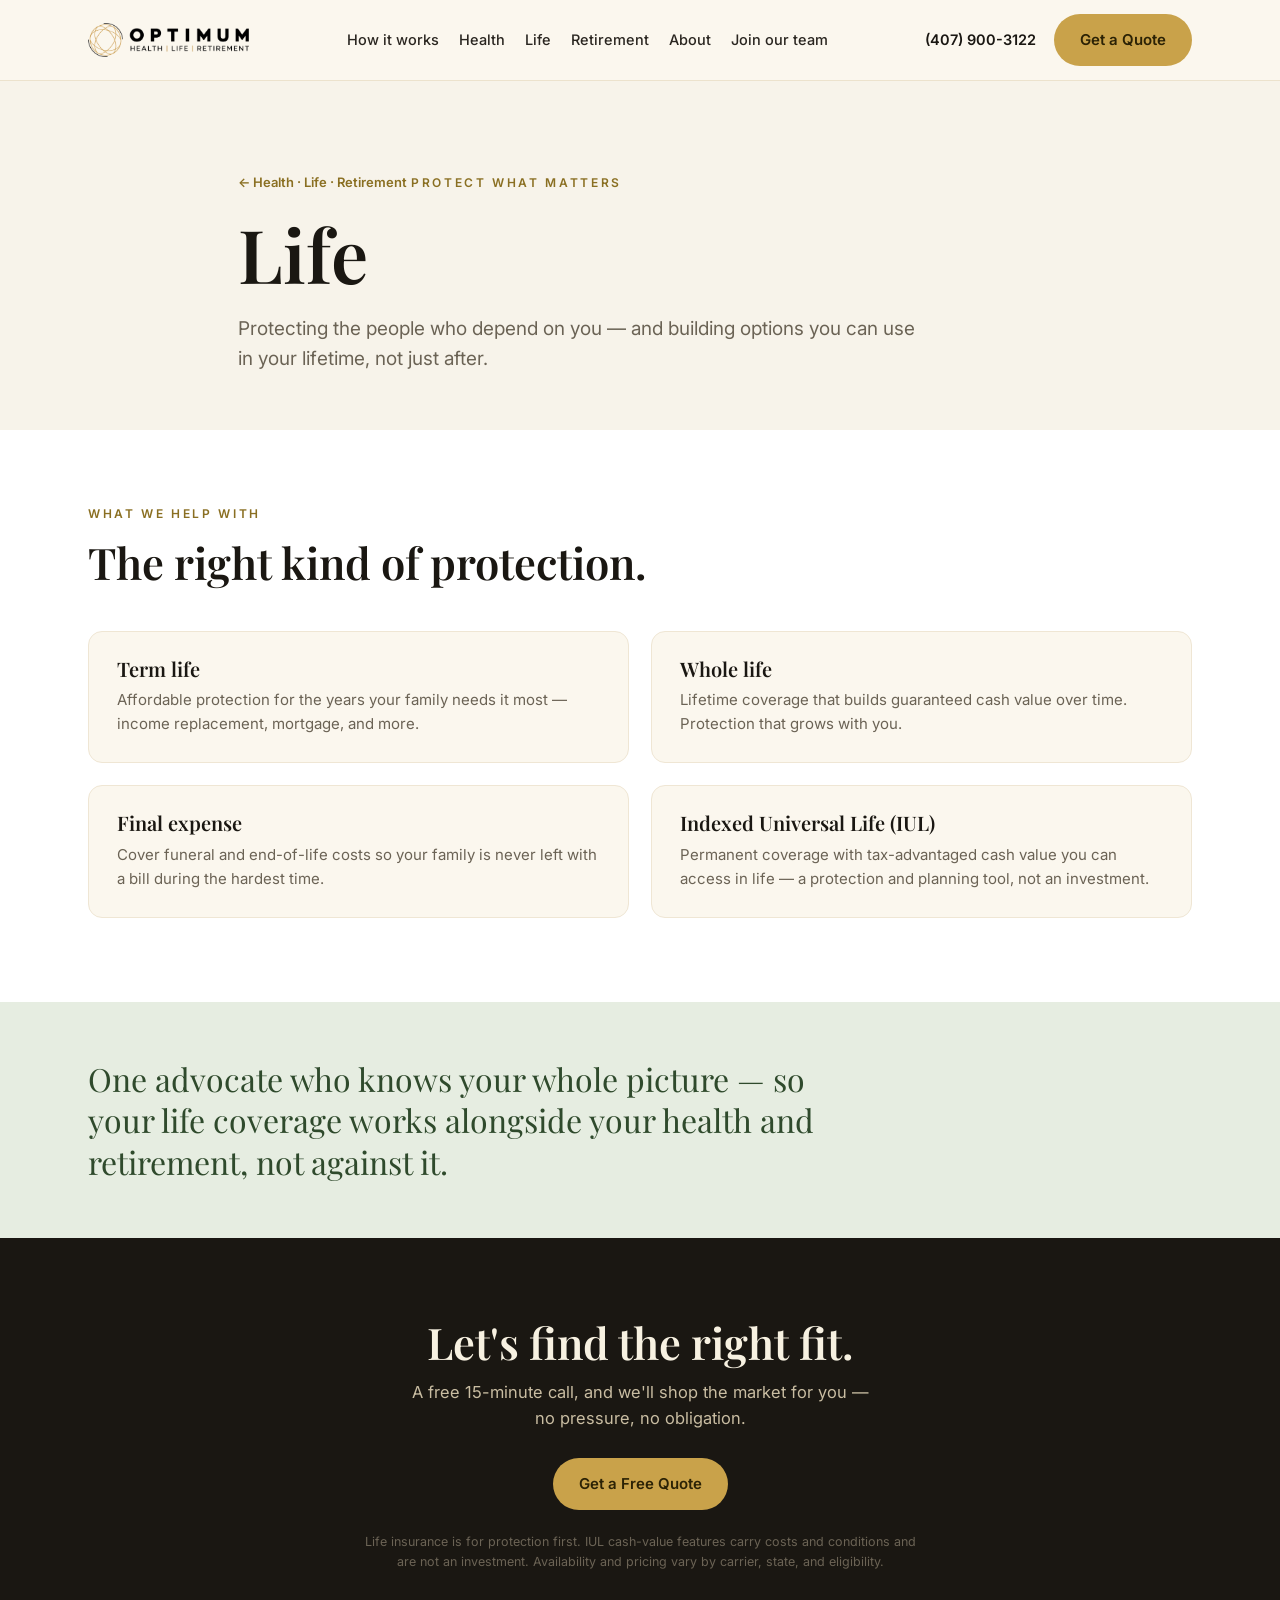
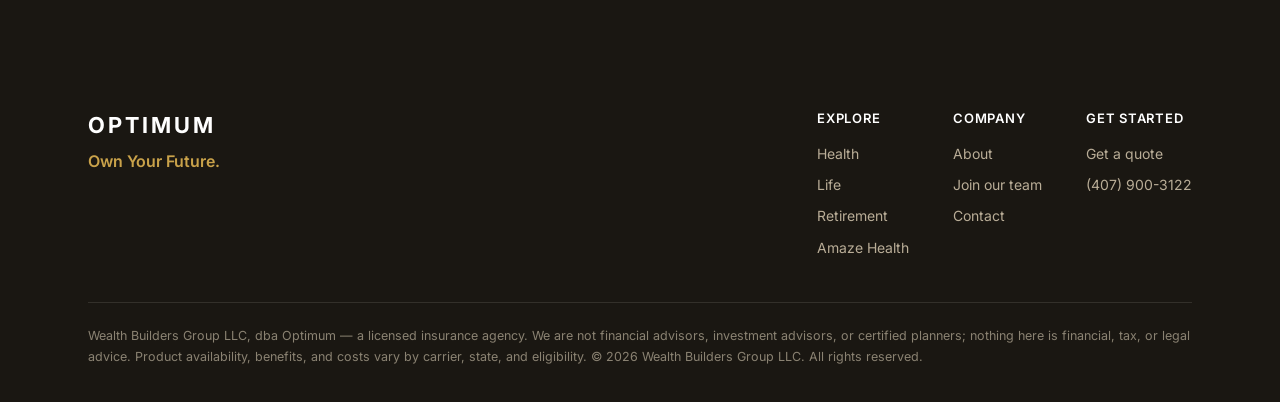
<file: life.html>
<!DOCTYPE html>
<html lang="en">
<head>
<meta charset="UTF-8">
<meta name="viewport" content="width=device-width, initial-scale=1.0">
<title>Life Insurance — Optimum</title>
<meta name="description" content="Life insurance from Optimum — term, whole life, final expense, and IUL. Protecting the people who depend on you, shopped across the market.">
<link rel="icon" href="/favicon.png" sizes="512x512">
<link rel="icon" href="/favicon-32.png" sizes="32x32">
<link rel="icon" href="/favicon-16.png" sizes="16x16">
<link rel="apple-touch-icon" href="/apple-touch-icon.png">
<meta property="og:type" content="website">
<meta property="og:site_name" content="Optimum">
<meta property="og:url" content="https://optimumprotects.com/life">
<meta property="og:title" content="Life insurance — Optimum">
<meta property="og:description" content="Life coverage built around your family, your budget and what you want to leave behind.">
<meta property="og:image" content="https://optimumprotects.com/og-image.png">
<meta property="og:image:width" content="1200">
<meta property="og:image:height" content="630">
<meta property="og:image:alt" content="Optimum — Protect what matters. Build what's next.">
<meta name="twitter:card" content="summary_large_image">
<link rel="preconnect" href="https://fonts.googleapis.com">
<link rel="preconnect" href="https://fonts.gstatic.com" crossorigin>
<link href="https://fonts.googleapis.com/css2?family=Playfair+Display:wght@500;600;700&family=Inter:wght@400;500;600&display=swap" rel="stylesheet">
<link rel="stylesheet" href="styles.css">
</head>
<body>

<header>
  <div class="wrap nav">
    <a href="index.html" class="brand" aria-label="Optimum — Health, Life, Retirement">
      <img src="logo-horizontal.png" alt="Optimum — Health · Life · Retirement">
    </a>
    <nav class="menu">
      <a href="index.html#how">How it works</a>
      <a href="health.html">Health</a>
      <a href="life.html">Life</a>
      <a href="retirement.html">Retirement</a>
      <a href="index.html#stories">About</a>
      <a href="index.html#join">Join our team</a>
    </nav>
    <div class="nav-right">
      <a href="tel:4079003122" class="phone">(407) 900-3122</a>
      <a href="index.html#quote" class="pill">Get a Quote</a>
      <button class="hamb" aria-label="Menu" onclick="document.getElementById('mm').classList.toggle('open')">☰</button>
    </div>
  </div>
  <div class="wrap"><div class="mobile-menu" id="mm">
    <a href="index.html#how">How it works</a><a href="health.html">Health</a><a href="life.html">Life</a><a href="retirement.html">Retirement</a>
    <a href="index.html#stories">About</a><a href="index.html#join">Join our team</a><a href="index.html#quote">Get a Quote</a>
  </div></div>
</header>

<section class="detail-hero">
  <div class="wrap reveal">
    <a href="index.html#services" class="back">← Health · Life · Retirement</a>
    <span class="kicker">Protect what matters</span>
    <h1>Life</h1>
    <p class="lead">Protecting the people who depend on you — and building options you can use in your lifetime, not just after.</p>
  </div>
</section>

<section class="detail-body">
  <div class="wrap">
    <div class="sec-head reveal"><span class="kicker">What we help with</span><h2>The right kind of protection.</h2></div>
    <div class="flist">
      <div class="fcard reveal"><h3>Term life</h3><p>Affordable protection for the years your family needs it most — income replacement, mortgage, and more.</p></div>
      <div class="fcard reveal"><h3>Whole life</h3><p>Lifetime coverage that builds guaranteed cash value over time. Protection that grows with you.</p></div>
      <div class="fcard reveal"><h3>Final expense</h3><p>Cover funeral and end-of-life costs so your family is never left with a bill during the hardest time.</p></div>
      <div class="fcard reveal"><h3>Indexed Universal Life (IUL)</h3><p>Permanent coverage with tax-advantaged cash value you can access in life — a protection and planning tool, not an investment.</p></div>
    </div>
  </div>
</section>

<section class="reassure">
  <div class="wrap reveal"><p>One advocate who knows your whole picture — so your life coverage works alongside your health and retirement, not against it.</p></div>
</section>

<section class="cta-band">
  <div class="wrap reveal">
    <h2>Let's find the right fit.</h2>
    <p>A free 15-minute call, and we'll shop the market for you — no pressure, no obligation.</p>
    <a href="index.html#quote" class="pill">Get a Free Quote</a>
    <div class="pagedisc" style="margin-left:auto;margin-right:auto">Life insurance is for protection first. IUL cash-value features carry costs and conditions and are not an investment. Availability and pricing vary by carrier, state, and eligibility.</div>
  </div>
</section>

<footer>
  <div class="wrap">
    <div class="foot-top">
      <div class="foot"><div class="word">OPTIMUM</div><div class="tag">Own Your Future.</div></div>
      <div class="foot-links">
        <div class="foot-col"><div class="h">Explore</div><a href="health.html">Health</a><a href="life.html">Life</a><a href="retirement.html">Retirement</a><a href="amaze.html">Amaze Health</a></div>
        <div class="foot-col"><div class="h">Company</div><a href="index.html#stories">About</a><a href="index.html#join">Join our team</a><a href="index.html#quote">Contact</a></div>
        <div class="foot-col"><div class="h">Get started</div><a href="index.html#quote">Get a quote</a><a href="tel:4079003122">(407) 900-3122</a></div>
      </div>
    </div>
    <div class="legal">Wealth Builders Group LLC, dba Optimum — a licensed insurance agency. We are not financial advisors, investment advisors, or certified planners; nothing here is financial, tax, or legal advice. Product availability, benefits, and costs vary by carrier, state, and eligibility. © 2026 Wealth Builders Group LLC. All rights reserved.</div>
  </div>
</footer>
<script>
(function(){var io=new IntersectionObserver(function(es){es.forEach(function(e){if(e.isIntersecting){e.target.classList.add('in');io.unobserve(e.target);}});},{threshold:.12});document.querySelectorAll('.reveal,.img-reveal').forEach(function(el){io.observe(el);});})();
</script>
</body>
</html>
</file>
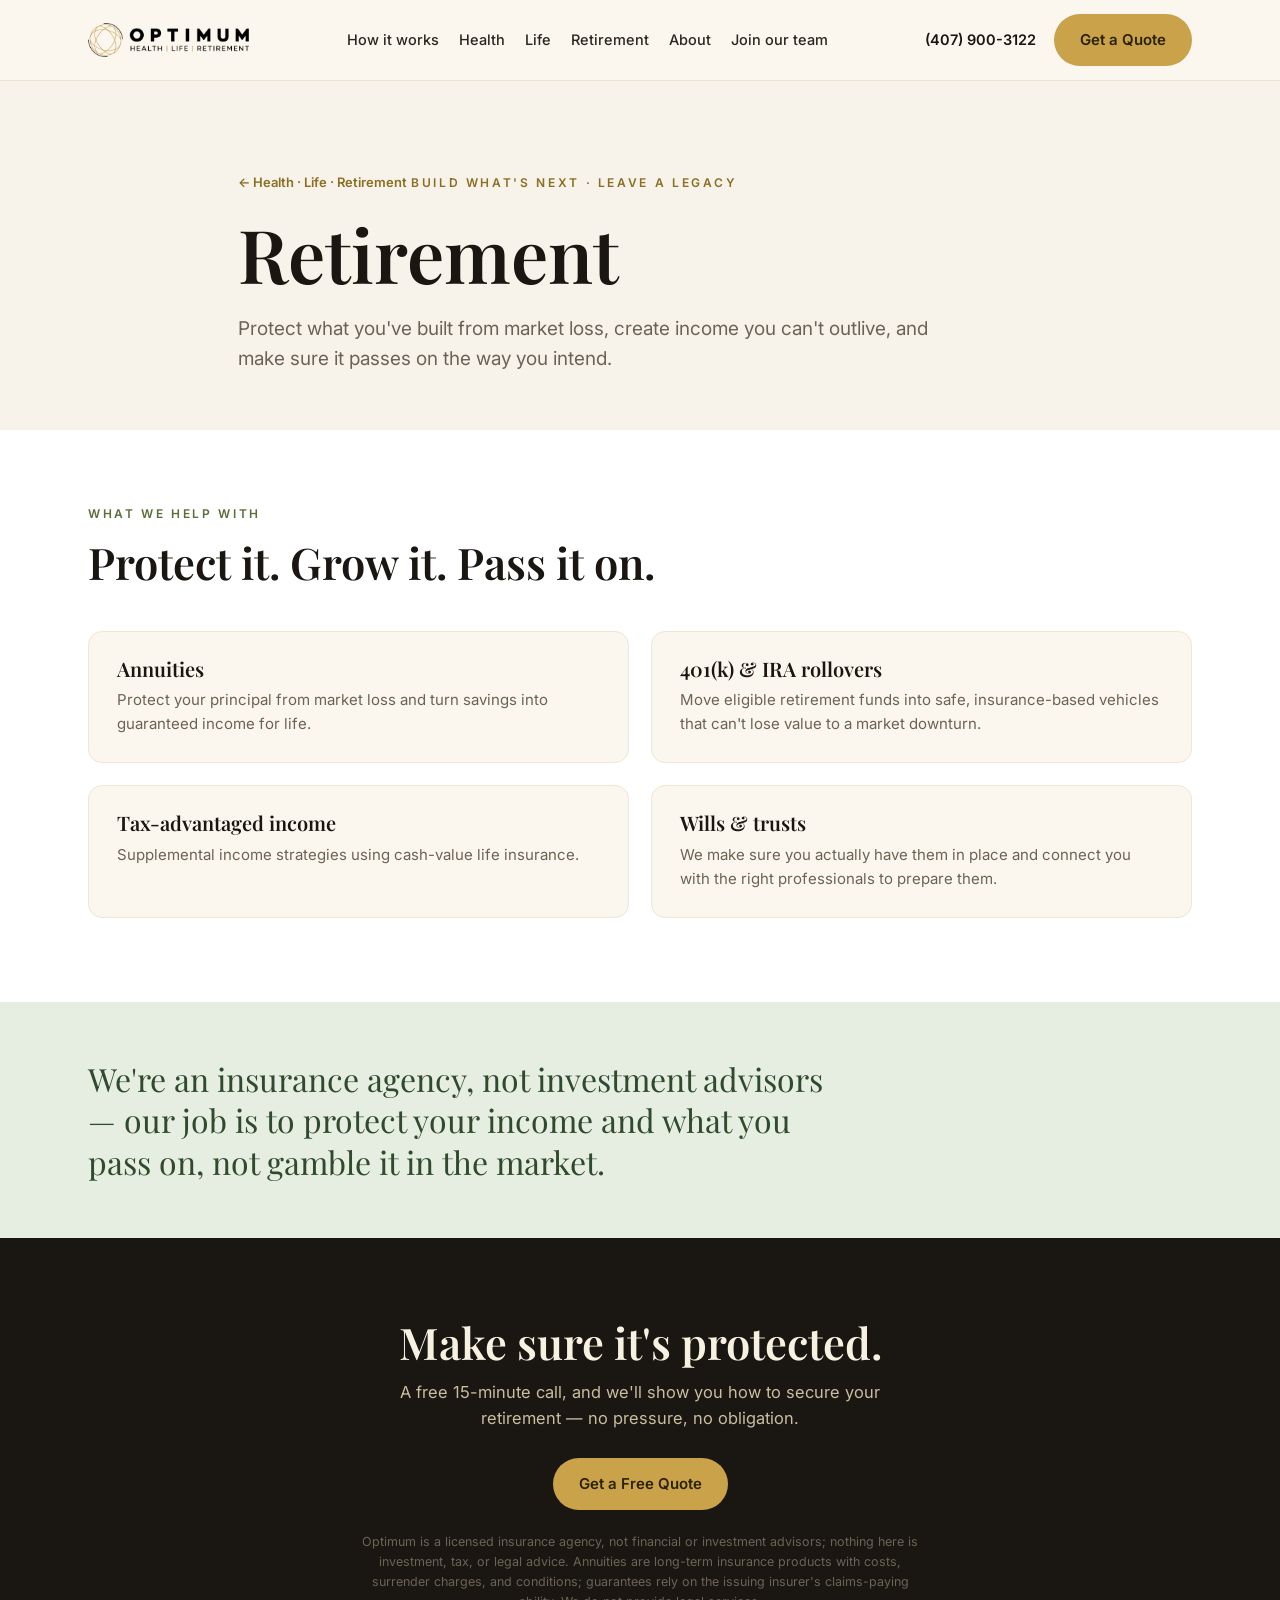
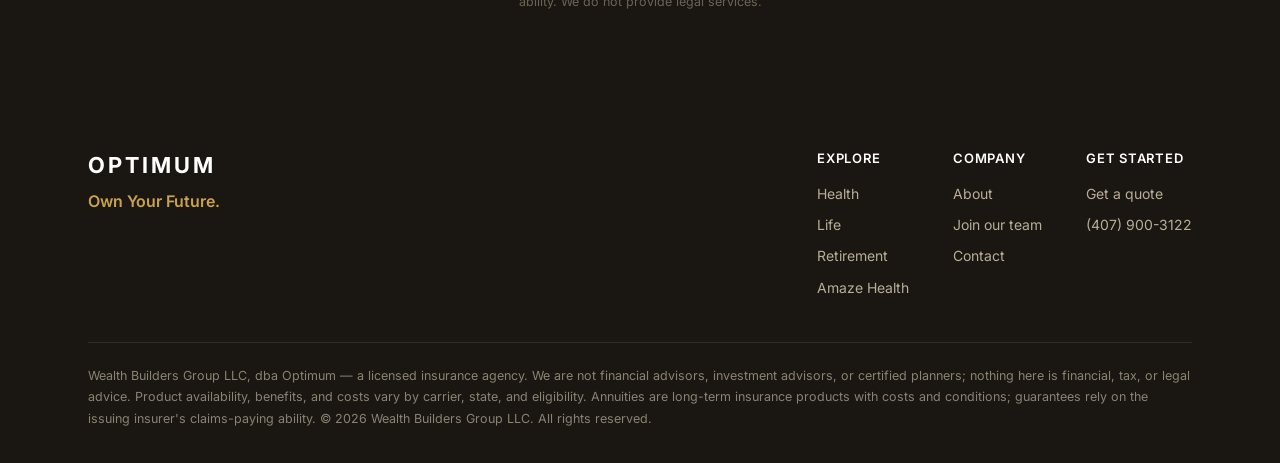
<file: retirement.html>
<!DOCTYPE html>
<html lang="en">
<head>
<meta charset="UTF-8">
<meta name="viewport" content="width=device-width, initial-scale=1.0">
<title>Retirement — Optimum</title>
<meta name="description" content="Retirement protection from Optimum — annuities, 401(k)/IRA rollovers, and legacy planning. Protect savings from market loss and create income you can't outlive.">
<link rel="icon" href="/favicon.png" sizes="512x512">
<link rel="icon" href="/favicon-32.png" sizes="32x32">
<link rel="icon" href="/favicon-16.png" sizes="16x16">
<link rel="apple-touch-icon" href="/apple-touch-icon.png">
<meta property="og:type" content="website">
<meta property="og:site_name" content="Optimum">
<meta property="og:url" content="https://optimumprotects.com/retirement">
<meta property="og:title" content="Retirement — Optimum">
<meta property="og:description" content="Protect savings from market loss and build income you can't outlive.">
<meta property="og:image" content="https://optimumprotects.com/og-image.png">
<meta property="og:image:width" content="1200">
<meta property="og:image:height" content="630">
<meta property="og:image:alt" content="Optimum — Protect what matters. Build what's next.">
<meta name="twitter:card" content="summary_large_image">
<link rel="preconnect" href="https://fonts.googleapis.com">
<link rel="preconnect" href="https://fonts.gstatic.com" crossorigin>
<link href="https://fonts.googleapis.com/css2?family=Playfair+Display:wght@500;600;700&family=Inter:wght@400;500;600&display=swap" rel="stylesheet">
<link rel="stylesheet" href="styles.css">
</head>
<body>

<header>
  <div class="wrap nav">
    <a href="index.html" class="brand" aria-label="Optimum — Health, Life, Retirement">
      <img src="logo-horizontal.png" alt="Optimum — Health · Life · Retirement">
    </a>
    <nav class="menu">
      <a href="index.html#how">How it works</a>
      <a href="health.html">Health</a>
      <a href="life.html">Life</a>
      <a href="retirement.html">Retirement</a>
      <a href="index.html#stories">About</a>
      <a href="index.html#join">Join our team</a>
    </nav>
    <div class="nav-right">
      <a href="tel:4079003122" class="phone">(407) 900-3122</a>
      <a href="index.html#quote" class="pill">Get a Quote</a>
      <button class="hamb" aria-label="Menu" onclick="document.getElementById('mm').classList.toggle('open')">☰</button>
    </div>
  </div>
  <div class="wrap"><div class="mobile-menu" id="mm">
    <a href="index.html#how">How it works</a><a href="health.html">Health</a><a href="life.html">Life</a><a href="retirement.html">Retirement</a>
    <a href="index.html#stories">About</a><a href="index.html#join">Join our team</a><a href="index.html#quote">Get a Quote</a>
  </div></div>
</header>

<section class="detail-hero">
  <div class="wrap reveal">
    <a href="index.html#services" class="back">← Health · Life · Retirement</a>
    <span class="kicker">Build what's next · Leave a legacy</span>
    <h1>Retirement</h1>
    <p class="lead">Protect what you've built from market loss, create income you can't outlive, and make sure it passes on the way you intend.</p>
  </div>
</section>

<section class="detail-body">
  <div class="wrap">
    <div class="sec-head reveal"><span class="kicker" style="color:#5B6E3A">What we help with</span><h2>Protect it. Grow it. Pass it on.</h2></div>
    <div class="flist">
      <div class="fcard reveal"><h3>Annuities</h3><p>Protect your principal from market loss and turn savings into guaranteed income for life.</p></div>
      <div class="fcard reveal"><h3>401(k) &amp; IRA rollovers</h3><p>Move eligible retirement funds into safe, insurance-based vehicles that can't lose value to a market downturn.</p></div>
      <div class="fcard reveal"><h3>Tax-advantaged income</h3><p>Supplemental income strategies using cash-value life insurance.</p></div>
      <div class="fcard reveal"><h3>Wills &amp; trusts</h3><p>We make sure you actually have them in place and connect you with the right professionals to prepare them.</p></div>
    </div>
  </div>
</section>

<section class="reassure">
  <div class="wrap reveal"><p>We're an insurance agency, not investment advisors — our job is to protect your income and what you pass on, not gamble it in the market.</p></div>
</section>

<section class="cta-band">
  <div class="wrap reveal">
    <h2>Make sure it's protected.</h2>
    <p>A free 15-minute call, and we'll show you how to secure your retirement — no pressure, no obligation.</p>
    <a href="index.html#quote" class="pill">Get a Free Quote</a>
    <div class="pagedisc" style="margin-left:auto;margin-right:auto">Optimum is a licensed insurance agency, not financial or investment advisors; nothing here is investment, tax, or legal advice. Annuities are long-term insurance products with costs, surrender charges, and conditions; guarantees rely on the issuing insurer's claims-paying ability. We do not provide legal services.</div>
  </div>
</section>

<footer>
  <div class="wrap">
    <div class="foot-top">
      <div class="foot"><div class="word">OPTIMUM</div><div class="tag">Own Your Future.</div></div>
      <div class="foot-links">
        <div class="foot-col"><div class="h">Explore</div><a href="health.html">Health</a><a href="life.html">Life</a><a href="retirement.html">Retirement</a><a href="amaze.html">Amaze Health</a></div>
        <div class="foot-col"><div class="h">Company</div><a href="index.html#stories">About</a><a href="index.html#join">Join our team</a><a href="index.html#quote">Contact</a></div>
        <div class="foot-col"><div class="h">Get started</div><a href="index.html#quote">Get a quote</a><a href="tel:4079003122">(407) 900-3122</a></div>
      </div>
    </div>
    <div class="legal">Wealth Builders Group LLC, dba Optimum — a licensed insurance agency. We are not financial advisors, investment advisors, or certified planners; nothing here is financial, tax, or legal advice. Product availability, benefits, and costs vary by carrier, state, and eligibility. Annuities are long-term insurance products with costs and conditions; guarantees rely on the issuing insurer's claims-paying ability. © 2026 Wealth Builders Group LLC. All rights reserved.</div>
  </div>
</footer>
<script>
(function(){var io=new IntersectionObserver(function(es){es.forEach(function(e){if(e.isIntersecting){e.target.classList.add('in');io.unobserve(e.target);}});},{threshold:.12});document.querySelectorAll('.reveal,.img-reveal').forEach(function(el){io.observe(el);});})();
</script>
</body>
</html>
</file>
<file: styles.css>
:root{
  --ivory:#F7F3EA; --cream:#FBF7EE; --white:#FFFFFF;
  --charcoal:#1A1712; --ink:#2A2620; --gray:#6B6355;
  --gold:#C9A24A; --gold-deep:#8A6F22; --gold-soft:#D9B86E;
  --sage:#E6EDE1; --sage-deep:#2F4A2C;
  --teal:#2E6E73; --green:#5B6E3A;
  --serif:'Playfair Display',Georgia,serif; --sans:'Inter',Arial,sans-serif;
  --maxw:1160px;
}
*{box-sizing:border-box;margin:0;padding:0}
html{scroll-behavior:smooth}
body{font-family:var(--sans);color:var(--ink);background:var(--ivory);line-height:1.6;-webkit-font-smoothing:antialiased}
h1,h2,h3{font-family:var(--serif);color:var(--charcoal);font-weight:600;line-height:1.12}
a{color:inherit;text-decoration:none}
.wrap{max-width:var(--maxw);margin:0 auto;padding:0 28px}
.kicker{font-size:12px;letter-spacing:.22em;text-transform:uppercase;color:var(--gold-deep);font-weight:600}
.pill{display:inline-block;background:var(--gold);color:#2b2205;font-weight:600;font-size:15px;padding:14px 26px;border-radius:40px;transition:.2s;cursor:pointer;border:none}
.pill:hover{background:var(--gold-deep);color:#fff}
.pill-ghost{display:inline-block;font-weight:600;font-size:15px;color:var(--charcoal);border-bottom:2px solid var(--gold);padding-bottom:2px}

header{position:sticky;top:0;z-index:50;background:rgba(251,247,238,.94);backdrop-filter:blur(8px);border-bottom:1px solid #ece2cd}
.nav{display:flex;align-items:center;justify-content:space-between;height:80px}
.brand{display:flex;align-items:center;gap:12px}
.brand img{height:34px;width:auto;display:block;max-width:min(38vw,240px);object-fit:contain}
.brand .lock{display:flex;flex-direction:column;line-height:1}
.brand .word{font-family:var(--sans);font-weight:700;letter-spacing:.14em;font-size:21px;color:var(--charcoal)}
.brand .desc{font-size:9px;letter-spacing:.17em;color:var(--gold-deep);margin-top:4px}
.menu{display:flex;gap:20px;align-items:center;flex-wrap:nowrap}
.menu a{font-size:14.5px;color:var(--ink);font-weight:500}
.menu a:hover{color:var(--gold-deep)}
.nav-right{display:flex;align-items:center;gap:18px}
.phone{font-weight:600;font-size:14.5px;color:var(--charcoal);white-space:nowrap}
.hamb{display:none;background:none;border:none;font-size:26px;cursor:pointer;color:var(--charcoal)}

.hero{background:var(--ivory)}
.hero-grid{display:grid;grid-template-columns:1fr 1fr;min-height:560px}
.hero-text{padding:70px 56px 70px 0;display:flex;flex-direction:column;justify-content:center}
.hero h1{font-size:clamp(38px,4.4vw,62px);margin:14px 0 18px}
.hero .sub{font-size:18px;color:var(--gray);max-width:34ch;margin-bottom:30px}
.hero-cta{display:flex;align-items:center;gap:22px;flex-wrap:wrap}
.hero-stars{margin-top:26px;font-size:14px;color:var(--gray)}
.hero-stars .s{color:var(--gold);letter-spacing:2px}
.hero-img{background-size:cover;background-position:center;border-radius:0 0 0 90px;min-height:560px}

.stats{background:var(--sage);padding:64px 0}
.stats h2{text-align:center;font-size:clamp(26px,3vw,40px);color:var(--sage-deep);margin-bottom:44px}
.stat-grid{display:grid;grid-template-columns:repeat(4,1fr);gap:28px;text-align:center}
.stat .n{font-family:var(--serif);font-size:clamp(38px,5vw,60px);color:var(--sage-deep);font-weight:700;line-height:1;white-space:nowrap}
.stat .l{font-size:14px;color:#4a5a43;margin-top:10px;max-width:20ch;margin-left:auto;margin-right:auto}

section{padding:84px 0}
.sec-head{max-width:640px;margin-bottom:44px}
.sec-head h2{font-size:clamp(30px,3.4vw,46px);margin:12px 0 14px}
.sec-head p{font-size:17px;color:var(--gray)}

.why{background:var(--white)}
.cards4{display:grid;grid-template-columns:repeat(4,1fr);gap:24px}
.card{background:var(--cream);border:1px solid #efe6d4;border-radius:16px;padding:30px 26px}
.card .ic{width:46px;height:46px;border-radius:12px;background:#F4EAD2;color:var(--gold-deep);display:flex;align-items:center;justify-content:center;font-size:22px;margin-bottom:16px}
.card h3{font-size:20px;margin-bottom:8px}
.card p{font-size:14.5px;color:var(--gray)}

.services{background:var(--ivory)}
.cards3{display:grid;grid-template-columns:repeat(3,1fr);gap:26px}
.svc{background:var(--white);border-radius:18px;padding:34px 30px;border:1px solid #efe6d4;display:block;color:inherit;transition:transform .2s,box-shadow .2s}
a.svc:hover{transform:translateY(-4px);box-shadow:0 10px 30px rgba(26,23,18,.08)}
.svc .ic{width:54px;height:54px;border-radius:14px;display:flex;align-items:center;justify-content:center;font-size:26px;margin-bottom:18px}
.svc .tag{font-size:12px;letter-spacing:.12em;text-transform:uppercase;font-weight:600;margin-bottom:6px}
.svc h3{font-size:26px;letter-spacing:.02em;margin-bottom:12px}
.svc p{font-size:15px;color:var(--gray)}
.svc .more{display:inline-block;margin-top:14px;font-size:14px;font-weight:600;color:var(--gold-deep)}
.svc.health .ic{background:#DEEBE9;color:var(--teal)} .svc.health .tag{color:var(--teal)}
.svc.life .ic{background:#F4EAD2;color:var(--gold-deep)} .svc.life .tag{color:var(--gold-deep)}
.svc.ret .ic{background:#E4EBDD;color:var(--green)} .svc.ret .tag{color:var(--green)}

.how{background:var(--white)}
.steps{display:grid;grid-template-columns:repeat(3,1fr);gap:34px;margin-top:12px}
.step .num{font-family:var(--serif);font-size:54px;color:var(--gold);line-height:1;font-weight:700}
.step h3{font-size:21px;margin:10px 0 8px}
.step p{font-size:15px;color:var(--gray)}
.how .re{margin-top:40px;font-size:15px;color:var(--gold-deep);font-weight:600}

.faq{background:var(--sage)}
.faq .sec-head h2,.faq .sec-head .kicker{color:var(--sage-deep)}
.qa-grid{display:grid;grid-template-columns:1fr 1fr;gap:26px}
.qa{background:var(--cream);border-radius:14px;padding:26px 28px}
.qa h3{font-size:18px;margin-bottom:8px;color:var(--charcoal)}
.qa p{font-size:14.5px;color:var(--gray)}

.stories{background:var(--ivory)}
.quotes{display:grid;grid-template-columns:repeat(3,1fr);gap:26px}
.quote{background:var(--white);border:1px solid #efe6d4;border-radius:16px;padding:30px 28px}
.quote p{font-style:italic;font-size:15.5px;color:var(--ink);margin-bottom:18px}
.quote .who{font-family:var(--serif);font-size:19px;color:var(--charcoal)}

.quote-sec{background:var(--charcoal);padding:90px 0}
.quote-grid{display:grid;grid-template-columns:1fr 1fr;gap:56px;align-items:center}
.quote-grid .lead h2{color:#F7F1E1;font-size:clamp(30px,3.4vw,46px);margin-bottom:16px}
.quote-grid .lead p{color:#c9bda2;font-size:16.5px;margin-bottom:22px;max-width:42ch}
.quote-grid .lead .callnow{color:#fff;font-weight:600;font-size:17px}
.quote-grid .lead .callnow a{color:var(--gold-soft)}
.formcard{background:var(--cream);border-radius:18px;padding:34px 32px}
.formcard h3{font-size:24px;margin-bottom:6px}
.formcard .fsub{font-size:14px;color:var(--gray);margin-bottom:20px}
.field{margin-bottom:14px}
.field label{display:block;font-size:12.5px;font-weight:600;color:var(--ink);margin-bottom:5px;letter-spacing:.02em}
.field input,.field select,.field textarea{width:100%;font-family:var(--sans);font-size:15px;color:var(--ink);background:#fff;border:1px solid #e2d8c2;border-radius:10px;padding:12px 14px;outline:none}
.field input:focus,.field select:focus,.field textarea:focus{border-color:var(--gold);box-shadow:0 0 0 3px rgba(201,162,74,.18)}
.field textarea{resize:vertical;min-height:78px}
.formcard button{width:100%;margin-top:6px;cursor:pointer;font-size:16px;padding:15px}
.formnote{font-size:12px;color:var(--gray);margin-top:12px;text-align:center}

.join{background:var(--cream);padding:78px 0}
.join-grid{display:grid;grid-template-columns:1.1fr 1fr;gap:52px;align-items:center}
.join h2{font-size:clamp(26px,3vw,40px);margin:12px 0 10px}
.join p{color:var(--gray);font-size:16px;max-width:46ch;margin-bottom:16px}
.join .reasons{display:grid;grid-template-columns:1fr 1fr;gap:10px 22px;margin-top:8px}
.join .reasons li{list-style:none;font-size:14px;color:var(--ink);padding-left:22px;position:relative}
.join .reasons li:before{content:"◆";color:var(--gold);position:absolute;left:0;font-size:11px;top:3px}
.join .formcard{background:#fff;border:1px solid #efe6d4}
.join .disc{font-size:11.5px;color:var(--gray);margin-top:14px;line-height:1.5}

footer{background:var(--charcoal);color:#b9ad97;padding:56px 0 34px}
.foot-top{display:flex;justify-content:space-between;gap:40px;flex-wrap:wrap;margin-bottom:34px}
.foot .word{font-family:var(--sans);font-weight:700;letter-spacing:.14em;font-size:22px;color:#fff}
.foot .tag{color:var(--gold);font-weight:600;margin-top:6px}
.foot-links{display:flex;gap:44px;flex-wrap:wrap}
.foot-col a{display:block;font-size:14px;color:#b9ad97;margin-bottom:9px}
.foot-col a:hover{color:#fff}
.foot-col .h{color:#fff;font-weight:600;font-size:13px;letter-spacing:.06em;text-transform:uppercase;margin-bottom:14px}
.legal{border-top:1px solid #33302a;padding-top:22px;font-size:12.5px;color:#8a8272;line-height:1.7}

/* detail pages */
.detail-hero{background:var(--ivory);padding:88px 0 56px}
.detail-hero .wrap{max-width:860px}
.detail-hero .back{font-size:13px;font-weight:600;color:var(--gold-deep);display:inline-block;margin-bottom:14px}
.detail-hero h1{font-size:clamp(44px,6vw,74px);margin:6px 0 18px}
.detail-hero .lead{font-size:19px;color:var(--gray);max-width:58ch}
.detail-body{background:var(--white);padding:70px 0 84px}
.flist{display:grid;grid-template-columns:1fr 1fr;gap:22px;margin-top:6px}
.fcard{background:var(--cream);border:1px solid #efe6d4;border-radius:14px;padding:26px 28px}
.fcard h3{font-size:20px;margin-bottom:8px}
.fcard p{font-size:15px;color:var(--gray)}
.reassure{background:var(--sage);padding:56px 0}
.reassure p{font-family:var(--serif);font-size:clamp(22px,2.6vw,32px);color:var(--sage-deep);max-width:760px;line-height:1.3}
.cta-band{background:var(--charcoal);padding:80px 0;text-align:center}
.cta-band h2{color:#F7F1E1;font-size:clamp(28px,3.4vw,44px);margin-bottom:12px}
.cta-band p{color:#c9bda2;margin:0 auto 26px;max-width:48ch;font-size:16.5px}
.pagedisc{font-size:12.5px;color:var(--gray);margin-top:22px;line-height:1.6;max-width:70ch}

.reveal{opacity:0;transform:translateY(18px);transition:opacity .7s ease,transform .7s ease}
.reveal.in{opacity:1;transform:none}
.img-reveal{opacity:0;transition:opacity 1s ease}
.img-reveal.in{opacity:1}

@media(max-width:900px){
  .menu,.phone{display:none}
  .hamb{display:block}
  .brand img{height:30px}
  .brand .word{font-size:18px}
  .hero-grid{grid-template-columns:1fr}
  .hero-text{padding:44px 0 34px}
  .hero .sub{max-width:none}
  .hero-img{border-radius:0;min-height:280px;order:2}
  .stat-grid{grid-template-columns:1fr 1fr;gap:34px 20px}
  .cards4{grid-template-columns:1fr 1fr}
  .cards3,.steps,.quotes,.qa-grid,.quote-grid,.join-grid,.flist{grid-template-columns:1fr}
  .quote-grid{gap:34px}.join .reasons{grid-template-columns:1fr}
  section{padding:58px 0}
}
.mobile-menu{display:none;flex-direction:column;padding:8px 0 16px;border-top:1px solid #ece2cd}
.mobile-menu.open{display:flex}
.mobile-menu a{padding:12px 4px;font-size:16px;font-weight:500;border-bottom:1px solid #f0e8d8}
</file>
